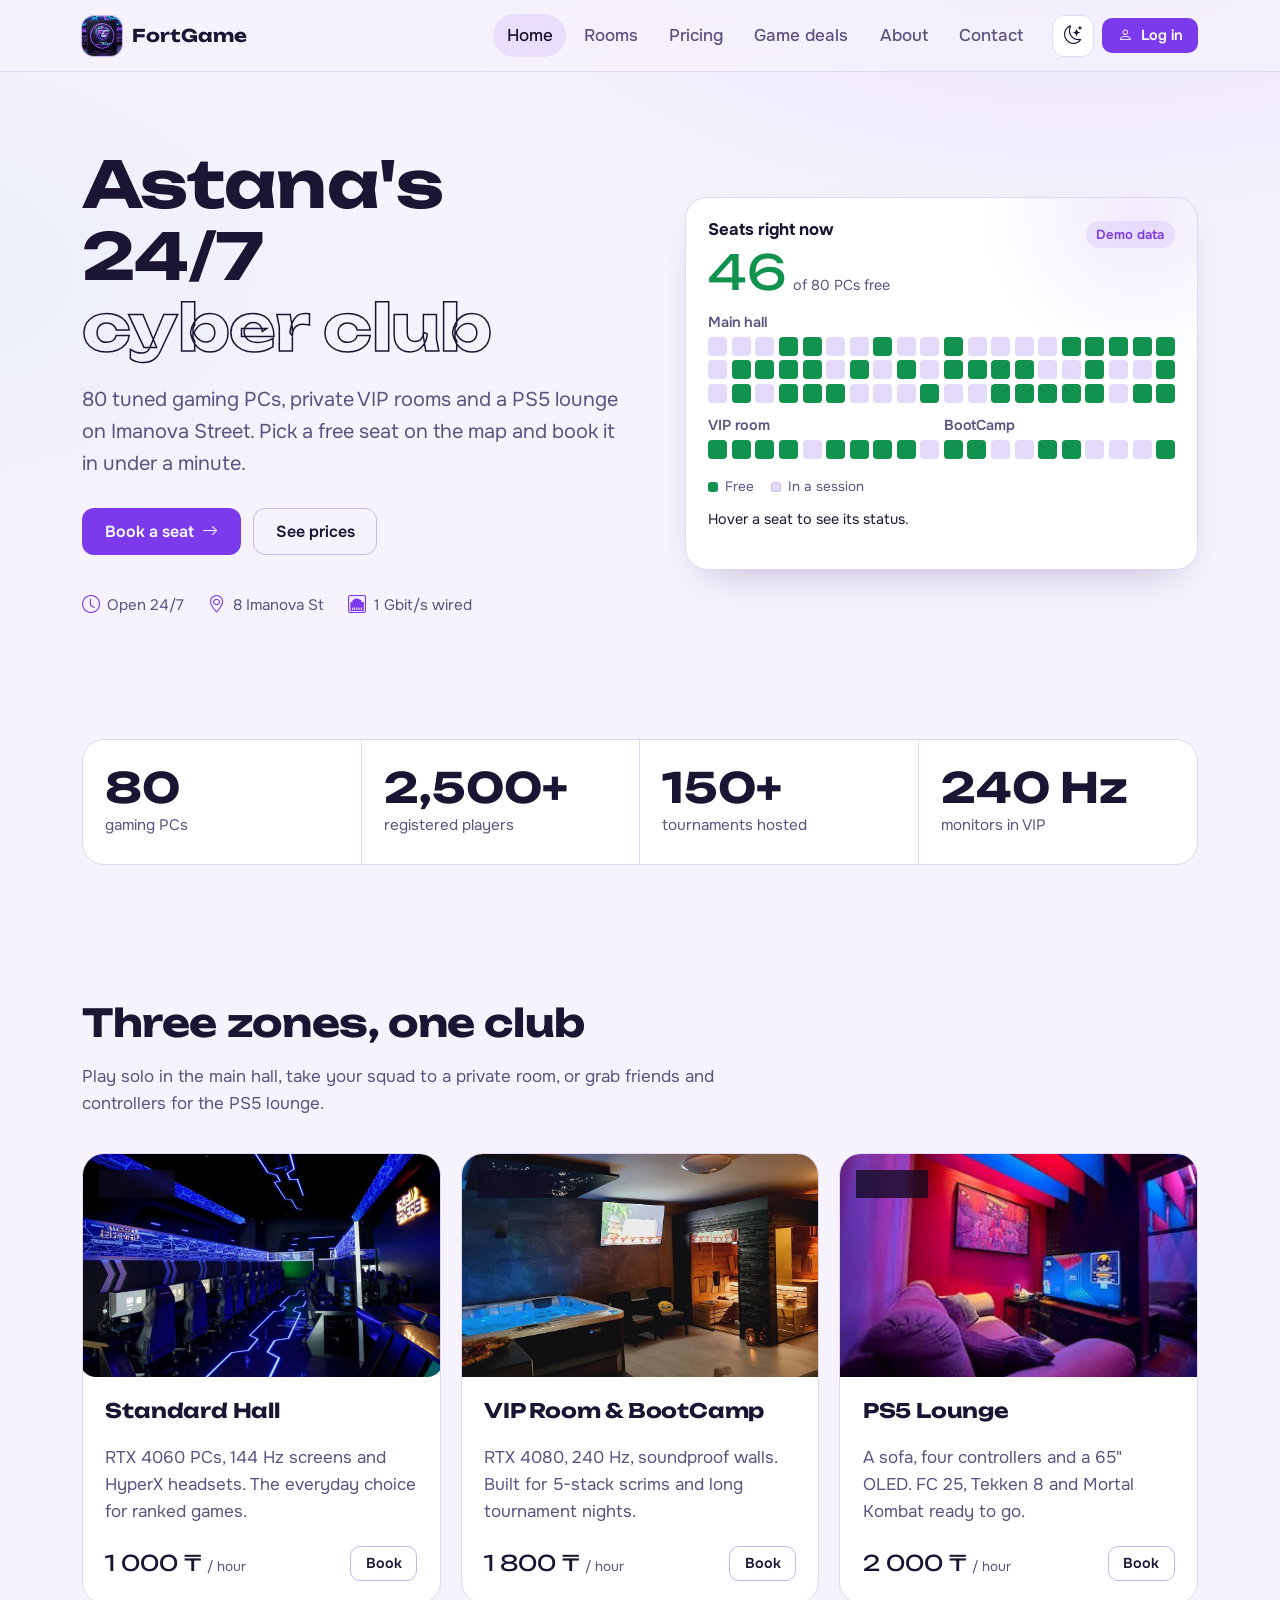
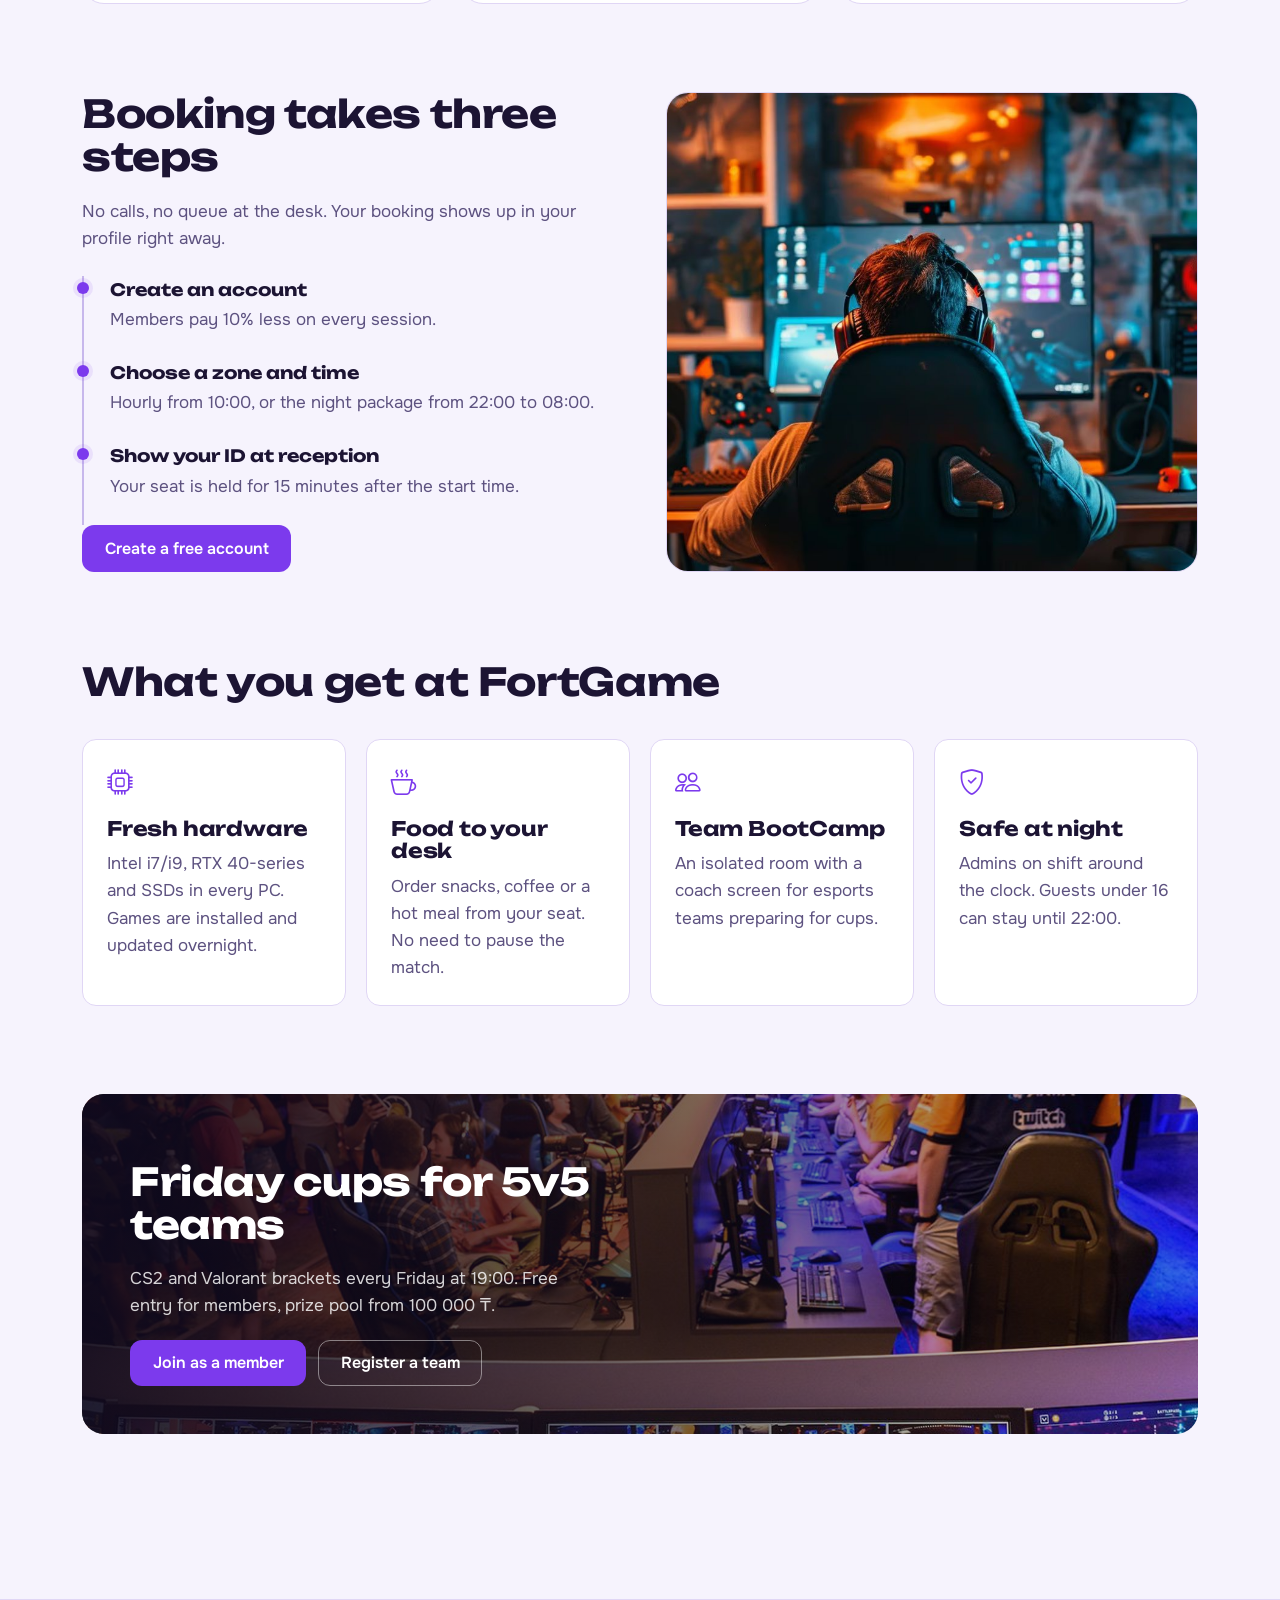
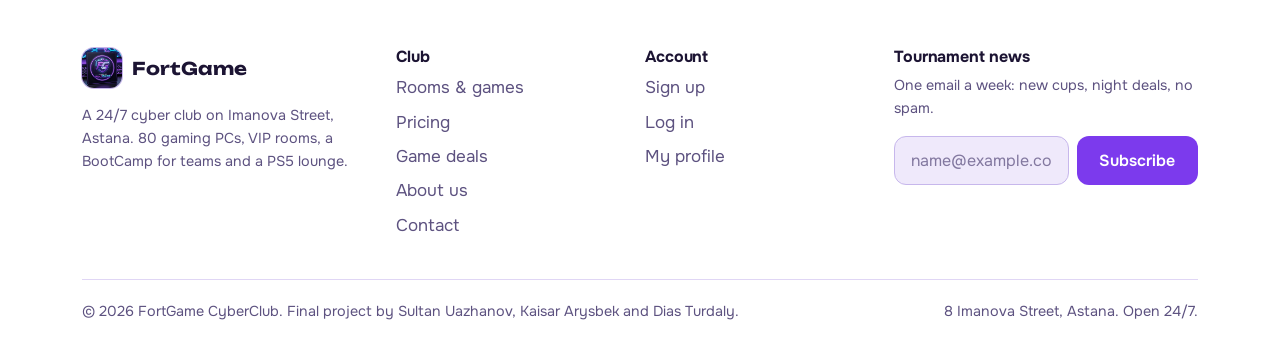
<file: index.html>
<!DOCTYPE html>
<html lang="en" data-theme="dark">
<head>
    <meta charset="UTF-8">
    <meta name="viewport" content="width=device-width, initial-scale=1.0">
    <title>Home | FortGame CyberClub Astana</title>
    <meta name="description" content="FortGame is a 24/7 cyber club in Astana with 80 gaming PCs, VIP rooms and a PS5 lounge. Check free seats and book online.">
    <link rel="icon" href="images/logo.jpg">
    <link rel="preconnect" href="https://fonts.googleapis.com">
    <link rel="preconnect" href="https://fonts.gstatic.com" crossorigin>
    <link href="https://fonts.googleapis.com/css2?family=Onest:wght@400;500;600;700&family=Unbounded:wght@500;700&display=swap" rel="stylesheet">
    <link rel="stylesheet" href="https://cdn.jsdelivr.net/npm/bootstrap-icons@1.11.3/font/bootstrap-icons.min.css">
    <link rel="stylesheet" href="css/style.css">
    <!-- applies the saved light/dark theme before the page paints -->
    <script src="js/theme.js"></script>
</head>
<body>
<a class="skip-link" href="#main">Skip to content</a>
<header class="site-header">
    <div class="container header-inner">
        <a class="brand" href="index.html">
            <img src="images/logo.jpg" alt="FortGame logo" width="40" height="40">
            <span>FortGame</span>
        </a>
        <nav class="main-nav" id="mainNav" aria-label="Main">
            <ul class="nav-list">
                <li><a href="index.html" aria-current="page">Home</a></li>
                <li><a href="rooms.html">Rooms</a></li>
                <li><a href="pricing.html">Pricing</a></li>
                <li><a href="games.html">Game deals</a></li>
                <li><a href="about.html">About</a></li>
                <li><a href="contact.html">Contact</a></li>
            </ul>
        </nav>
        <div class="header-actions">
            <button type="button" class="icon-btn" id="themeToggle" aria-label="Switch theme"><i class="bi bi-sun" aria-hidden="true"></i></button>
            <div id="authSlot"><a class="btn btn-primary btn-sm" href="login.html">Log in</a></div>
            <button type="button" class="icon-btn nav-toggle" id="navToggle" aria-controls="mainNav" aria-expanded="false" aria-label="Menu"><i class="bi bi-list" aria-hidden="true"></i></button>
        </div>
    </div>
</header>
<main id="main">
    <section class="hero">
        <div class="container hero-grid">
            <div class="hero-copy">
                <h1><span class="line">Astana's 24/7</span><span class="line hero-title-outline">cyber club</span></h1>
                <p class="lead">80 tuned gaming PCs, private VIP rooms and a PS5 lounge on Imanova Street. Pick a free seat on the map and book it in under a minute.</p>
                <div class="hero-actions">
                    <a class="btn btn-primary" href="rooms.html?book=standard">Book a seat <i class="bi bi-arrow-right" aria-hidden="true"></i></a>
                    <a class="btn btn-ghost" href="pricing.html">See prices</a>
                </div>
                <div class="hero-meta">
                    <span><i class="bi bi-clock" aria-hidden="true"></i> Open 24/7</span>
                    <span><i class="bi bi-geo-alt" aria-hidden="true"></i> 8 Imanova St</span>
                    <span><i class="bi bi-ethernet" aria-hidden="true"></i> 1 Gbit/s wired</span>
                </div>
            </div>

            <div class="seatmap" id="seatmap" aria-describedby="seatTip">
                <div class="seatmap-head">
                    <div>
                        <h2 style="font-size:1.05rem;font-family:var(--font-body)">Seats right now</h2>
                        <div class="seatmap-free"><span id="freeCount">0</span><small>of 80 PCs free</small></div>
                    </div>
                    <span class="badge" title="The real club syncs this map with the admin panel">Demo data</span>
                </div>
                <div class="seatmap-zone">
                    <h3>Main hall</h3>
                    <div class="seats" id="seatsMain"></div>
                </div>
                <div class="seatmap-pair">
                    <div class="seatmap-zone"><h3>VIP room</h3><div class="seats" id="seatsVip"></div></div>
                    <div class="seatmap-zone"><h3>BootCamp</h3><div class="seats" id="seatsCamp"></div></div>
                </div>
                <div class="seatmap-legend">
                    <span><i class="dot" aria-hidden="true"></i> Free</span>
                    <span><i class="dot busy" aria-hidden="true"></i> In a session</span>
                </div>
                <p class="seat-tip" id="seatTip">Hover a seat to see its status.</p>
            </div>
        </div>
    </section>

    <section class="section-tight">
        <div class="container">
            <div class="stats">
                <div class="stat"><strong data-count="80">80</strong><span>gaming PCs</span></div>
                <div class="stat"><strong data-count="2500" data-suffix="+">2,500+</strong><span>registered players</span></div>
                <div class="stat"><strong data-count="150" data-suffix="+">150+</strong><span>tournaments hosted</span></div>
                <div class="stat"><strong data-count="240" data-suffix=" Hz">240 Hz</strong><span>monitors in VIP</span></div>
            </div>
        </div>
    </section>

    <section class="section">
        <div class="container">
            <div class="section-head">
                <h2>Three zones, one club</h2>
                <p>Play solo in the main hall, take your squad to a private room, or grab friends and controllers for the PS5 lounge.</p>
            </div>
            <div class="grid-3">
                <article class="zone-card">
                    <div class="zone-media"><img src="images/hall-main.jpg" alt="Main hall with rows of gaming PCs under blue neon lights" loading="lazy"><span class="badge">60 seats</span></div>
                    <div class="zone-body">
                        <h3>Standard Hall</h3>
                        <p>RTX 4060 PCs, 144 Hz screens and HyperX headsets. The everyday choice for ranked games.</p>
                        <div class="zone-foot"><span class="price-tag">1 000 ₸ <small>/ hour</small></span><a class="btn btn-ghost btn-sm" href="rooms.html?book=standard">Book</a></div>
                    </div>
                </article>
                <article class="zone-card">
                    <div class="zone-media"><img src="images/vip-lounge.jpg" alt="Private VIP lounge with a large screen and soft lighting" loading="lazy"><span class="badge">20 seats</span></div>
                    <div class="zone-body">
                        <h3>VIP Room &amp; BootCamp</h3>
                        <p>RTX 4080, 240 Hz, soundproof walls. Built for 5-stack scrims and long tournament nights.</p>
                        <div class="zone-foot"><span class="price-tag">1 800 ₸ <small>/ hour</small></span><a class="btn btn-ghost btn-sm" href="rooms.html?book=vip">Book</a></div>
                    </div>
                </article>
                <article class="zone-card">
                    <div class="zone-media"><img src="images/ps-room.jpg" alt="PS5 lounge with a sofa and a big TV in purple light" loading="lazy"><span class="badge">4 rooms</span></div>
                    <div class="zone-body">
                        <h3>PS5 Lounge</h3>
                        <p>A sofa, four controllers and a 65" OLED. FC 25, Tekken 8 and Mortal Kombat ready to go.</p>
                        <div class="zone-foot"><span class="price-tag">2 000 ₸ <small>/ hour</small></span><a class="btn btn-ghost btn-sm" href="rooms.html?book=ps5">Book</a></div>
                    </div>
                </article>
            </div>
        </div>
    </section>

    <section class="section" style="padding-top:0">
        <div class="container split">
            <div>
                <h2>Booking takes three steps</h2>
                <p class="muted">No calls, no queue at the desk. Your booking shows up in your profile right away.</p>
                <ol class="timeline" style="margin-top:1.5rem">
                    <li><strong>Create an account</strong><p>Members pay 10% less on every session.</p></li>
                    <li><strong>Choose a zone and time</strong><p>Hourly from 10:00, or the night package from 22:00 to 08:00.</p></li>
                    <li><strong>Show your ID at reception</strong><p>Your seat is held for 15 minutes after the start time.</p></li>
                </ol>
                <a class="btn btn-primary" href="signup.html">Create a free account</a>
            </div>
            <img class="rounded-img" src="images/hero-gamer.jpg" alt="Player in headphones at a gaming setup with two monitors" style="aspect-ratio:4/3" loading="lazy">
        </div>
    </section>

    <section class="section" style="padding-top:0">
        <div class="container">
            <div class="section-head"><h2>What you get at FortGame</h2></div>
            <div class="grid-4">
                <div class="feature"><i class="bi bi-cpu" aria-hidden="true"></i><h3>Fresh hardware</h3><p>Intel i7/i9, RTX 40-series and SSDs in every PC. Games are installed and updated overnight.</p></div>
                <div class="feature"><i class="bi bi-cup-hot" aria-hidden="true"></i><h3>Food to your desk</h3><p>Order snacks, coffee or a hot meal from your seat. No need to pause the match.</p></div>
                <div class="feature"><i class="bi bi-people" aria-hidden="true"></i><h3>Team BootCamp</h3><p>An isolated room with a coach screen for esports teams preparing for cups.</p></div>
                <div class="feature"><i class="bi bi-shield-check" aria-hidden="true"></i><h3>Safe at night</h3><p>Admins on shift around the clock. Guests under 16 can stay until 22:00.</p></div>
            </div>
        </div>
    </section>

    <section class="section" style="padding-top:0">
        <div class="container">
            <div class="banner">
                <img src="images/tournament.jpg" alt="Crowd watching a tournament on big screens in the club" loading="lazy">
                <div class="banner-body">
                    <h2>Friday cups for 5v5 teams</h2>
                    <p>CS2 and Valorant brackets every Friday at 19:00. Free entry for members, prize pool from 100 000 ₸.</p>
                    <div class="hero-actions" style="margin-top:1.25rem">
                        <a class="btn btn-primary" href="signup.html">Join as a member</a>
                        <a class="btn btn-ghost" style="--btn-fg:#fff;border-color:rgba(255,255,255,.45)" href="contact.html">Register a team</a>
                    </div>
                </div>
            </div>
        </div>
    </section>
</main>
<footer class="site-footer">
    <div class="container">
        <div class="footer-grid">
            <div>
                <a class="brand" href="index.html"><img src="images/logo.jpg" alt="" width="40" height="40"><span>FortGame</span></a>
                <p class="muted small" style="margin-top:1rem">A 24/7 cyber club on Imanova Street, Astana. 80 gaming PCs, VIP rooms, a BootCamp for teams and a PS5 lounge.</p>
            </div>
            <div>
                <h3>Club</h3>
                <ul class="footer-links">
                    <li><a href="rooms.html">Rooms &amp; games</a></li>
                    <li><a href="pricing.html">Pricing</a></li>
                    <li><a href="games.html">Game deals</a></li>
                    <li><a href="about.html">About us</a></li>
                    <li><a href="contact.html">Contact</a></li>
                </ul>
            </div>
            <div>
                <h3>Account</h3>
                <ul class="footer-links">
                    <li><a href="signup.html">Sign up</a></li>
                    <li><a href="login.html">Log in</a></li>
                    <li><a href="profile.html">My profile</a></li>
                </ul>
            </div>
            <div>
                <h3>Tournament news</h3>
                <p class="muted small">One email a week: new cups, night deals, no spam.</p>
                <form id="newsletterForm" novalidate>
                    <label class="visually-hidden" for="newsEmail">Email</label>
                    <div class="newsletter">
                        <input class="input" type="text" inputmode="email" id="newsEmail" placeholder="name@example.com" autocomplete="email">
                        <button class="btn btn-primary" type="submit">Subscribe</button>
                    </div>
                    <p class="field-error" id="newsEmail-error" aria-live="polite"></p>
                </form>
            </div>
        </div>
        <div class="footer-bottom">
            <span>&copy; <span id="year">2026</span> FortGame CyberClub. Final project by Sultan Uazhanov, Kaisar Arysbek and Dias Turdaly.</span>
            <span>8 Imanova Street, Astana. Open 24/7.</span>
        </div>
    </div>
</footer>
<script src="js/storage.js"></script>
<script src="js/validation.js"></script>
<script src="js/script.js"></script>
<script src="js/home.js"></script>
</body>
</html>
</file>
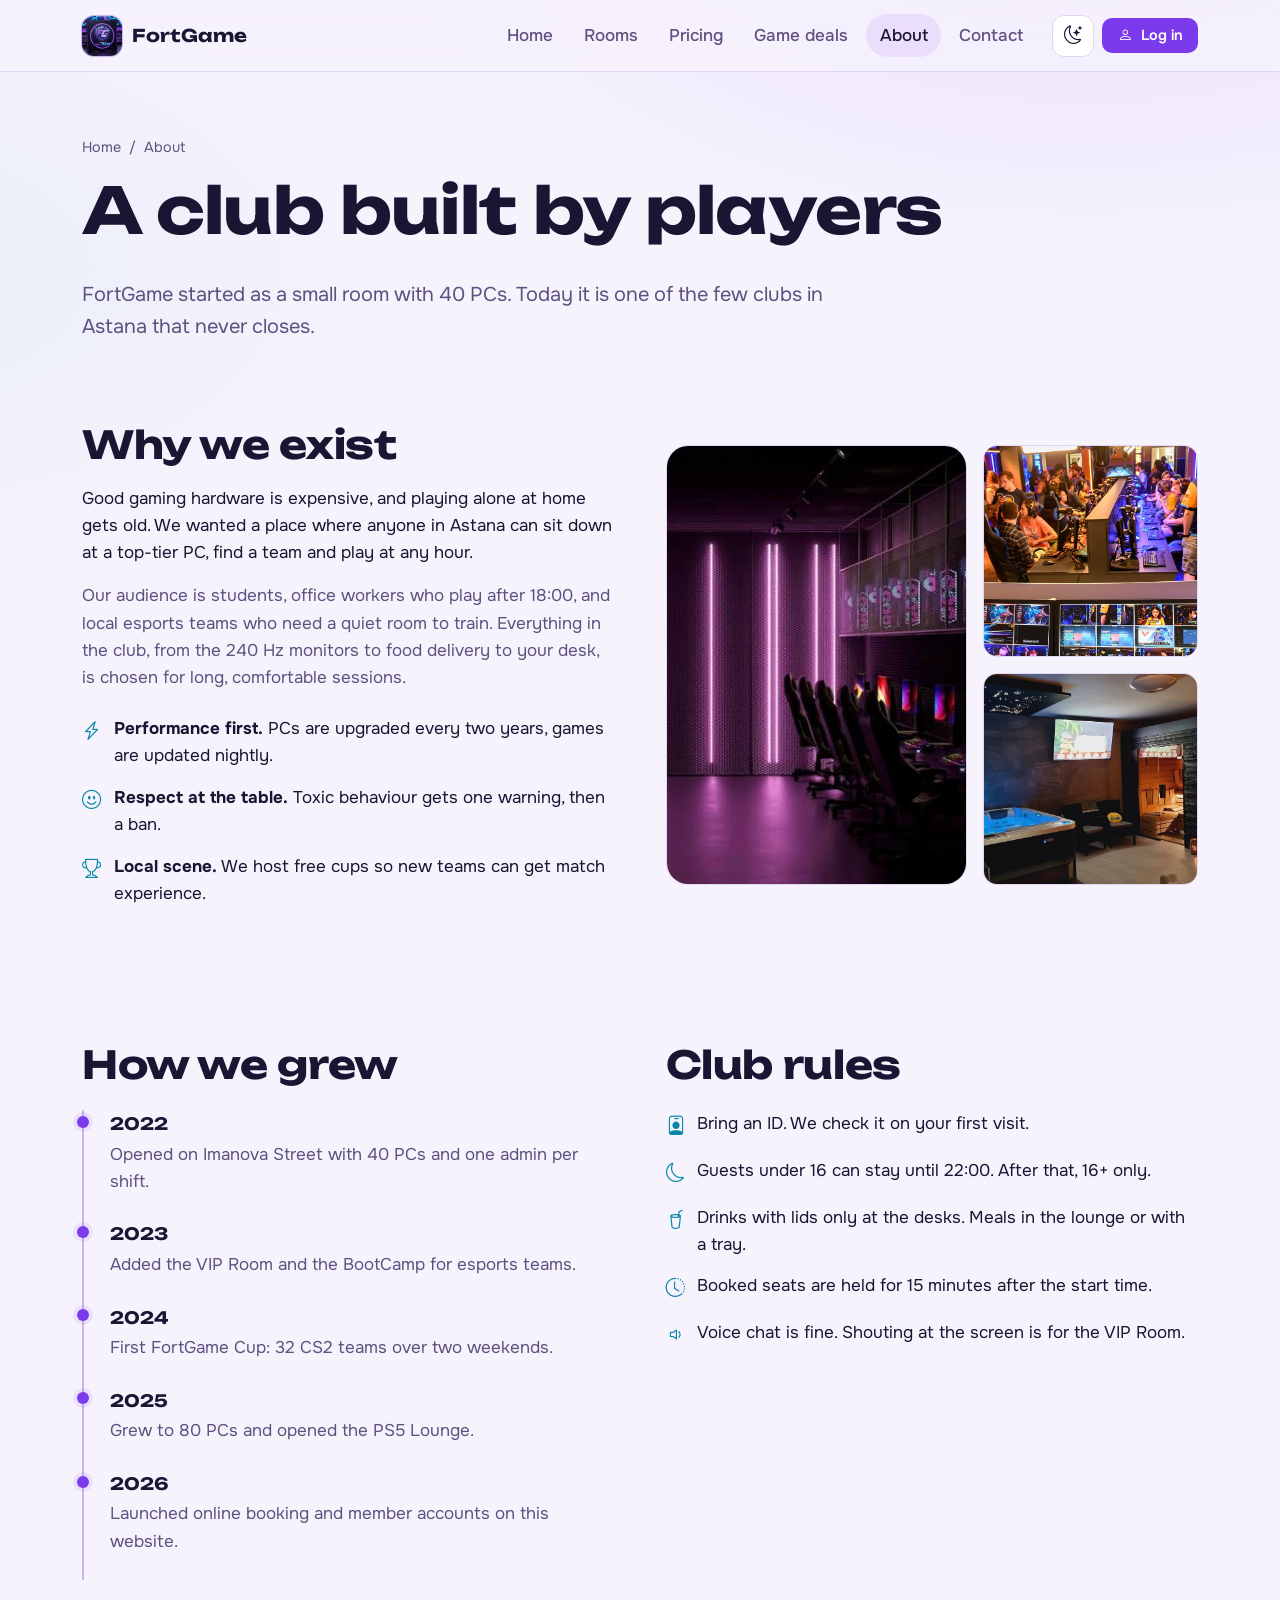
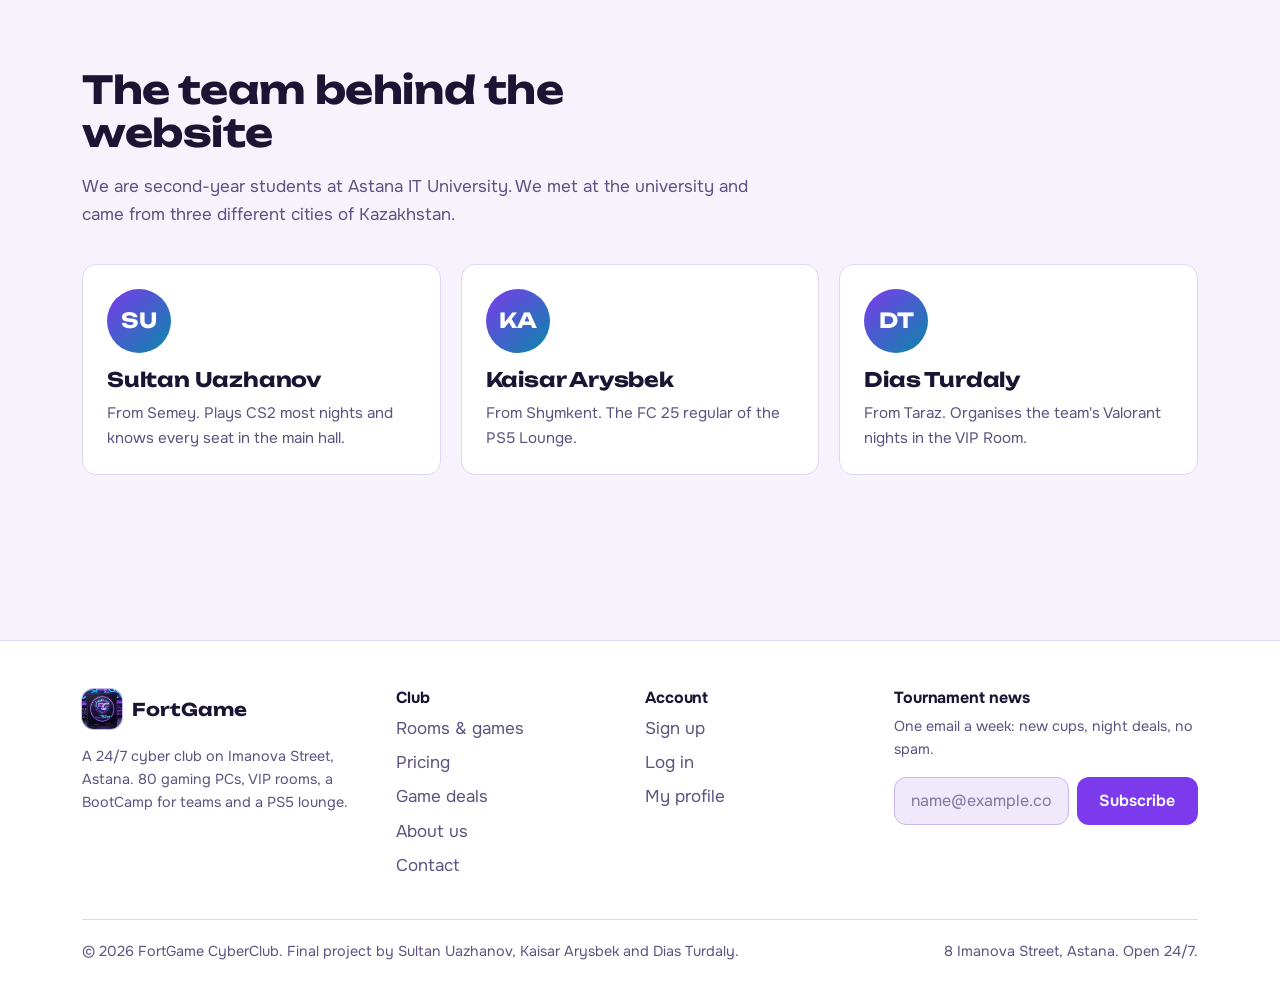
<file: about.html>
<!DOCTYPE html>
<html lang="en" data-theme="dark">
<head>
    <meta charset="UTF-8">
    <meta name="viewport" content="width=device-width, initial-scale=1.0">
    <title>About us | FortGame CyberClub Astana</title>
    <meta name="description" content="The story, values and rules of FortGame CyberClub in Astana, and the student team that built this website.">
    <link rel="icon" href="images/logo.jpg">
    <link rel="preconnect" href="https://fonts.googleapis.com">
    <link rel="preconnect" href="https://fonts.gstatic.com" crossorigin>
    <link href="https://fonts.googleapis.com/css2?family=Onest:wght@400;500;600;700&family=Unbounded:wght@500;700&display=swap" rel="stylesheet">
    <link rel="stylesheet" href="https://cdn.jsdelivr.net/npm/bootstrap-icons@1.11.3/font/bootstrap-icons.min.css">
    <link rel="stylesheet" href="css/style.css">
    <!-- applies the saved light/dark theme before the page paints -->
    <script src="js/theme.js"></script>
</head>
<body>
<a class="skip-link" href="#main">Skip to content</a>
<header class="site-header">
    <div class="container header-inner">
        <a class="brand" href="index.html">
            <img src="images/logo.jpg" alt="FortGame logo" width="40" height="40">
            <span>FortGame</span>
        </a>
        <nav class="main-nav" id="mainNav" aria-label="Main">
            <ul class="nav-list">
                <li><a href="index.html">Home</a></li>
                <li><a href="rooms.html">Rooms</a></li>
                <li><a href="pricing.html">Pricing</a></li>
                <li><a href="games.html">Game deals</a></li>
                <li><a href="about.html" aria-current="page">About</a></li>
                <li><a href="contact.html">Contact</a></li>
            </ul>
        </nav>
        <div class="header-actions">
            <button type="button" class="icon-btn" id="themeToggle" aria-label="Switch theme"><i class="bi bi-sun" aria-hidden="true"></i></button>
            <div id="authSlot"><a class="btn btn-primary btn-sm" href="login.html">Log in</a></div>
            <button type="button" class="icon-btn nav-toggle" id="navToggle" aria-controls="mainNav" aria-expanded="false" aria-label="Menu"><i class="bi bi-list" aria-hidden="true"></i></button>
        </div>
    </div>
</header>
<main id="main">
    <section class="page-head">
        <div class="container">
            <nav class="crumbs" aria-label="Breadcrumb"><a href="index.html">Home</a><span aria-hidden="true">/</span><span>About</span></nav>
            <h1>A club built by players</h1>
            <p class="lead">FortGame started as a small room with 40 PCs. Today it is one of the few clubs in Astana that never closes.</p>
        </div>
    </section>

    <section class="section-tight">
        <div class="container split">
            <div>
                <h2>Why we exist</h2>
                <p>Good gaming hardware is expensive, and playing alone at home gets old. We wanted a place where anyone in Astana can sit down at a top-tier PC, find a team and play at any hour.</p>
                <p class="muted">Our audience is students, office workers who play after 18:00, and local esports teams who need a quiet room to train. Everything in the club, from the 240 Hz monitors to food delivery to your desk, is chosen for long, comfortable sessions.</p>
                <ul class="rule-list" style="margin-top:1.5rem">
                    <li><i class="bi bi-lightning-charge" aria-hidden="true"></i><span><strong>Performance first.</strong> PCs are upgraded every two years, games are updated nightly.</span></li>
                    <li><i class="bi bi-emoji-smile" aria-hidden="true"></i><span><strong>Respect at the table.</strong> Toxic behaviour gets one warning, then a ban.</span></li>
                    <li><i class="bi bi-trophy" aria-hidden="true"></i><span><strong>Local scene.</strong> We host free cups so new teams can get match experience.</span></li>
                </ul>
            </div>
            <div class="collage">
                <img src="images/hall-neon.jpg" alt="Gaming PCs under pink neon tubes" loading="lazy">
                <img src="images/tournament.jpg" alt="Tournament crowd in the club" loading="lazy">
                <img src="images/vip-lounge.jpg" alt="VIP lounge" loading="lazy">
            </div>
        </div>
    </section>

    <section class="section">
        <div class="container split" style="align-items:start">
            <div>
                <h2>How we grew</h2>
                <ol class="timeline" style="margin-top:1.5rem">
                    <li><strong>2022</strong><p>Opened on Imanova Street with 40 PCs and one admin per shift.</p></li>
                    <li><strong>2023</strong><p>Added the VIP Room and the BootCamp for esports teams.</p></li>
                    <li><strong>2024</strong><p>First FortGame Cup: 32 CS2 teams over two weekends.</p></li>
                    <li><strong>2025</strong><p>Grew to 80 PCs and opened the PS5 Lounge.</p></li>
                    <li><strong>2026</strong><p>Launched online booking and member accounts on this website.</p></li>
                </ol>
            </div>
            <div>
                <h2>Club rules</h2>
                <ul class="rule-list" style="margin-top:1.5rem">
                    <li><i class="bi bi-person-badge" aria-hidden="true"></i><span>Bring an ID. We check it on your first visit.</span></li>
                    <li><i class="bi bi-moon" aria-hidden="true"></i><span>Guests under 16 can stay until 22:00. After that, 16+ only.</span></li>
                    <li><i class="bi bi-cup-straw" aria-hidden="true"></i><span>Drinks with lids only at the desks. Meals in the lounge or with a tray.</span></li>
                    <li><i class="bi bi-clock-history" aria-hidden="true"></i><span>Booked seats are held for 15 minutes after the start time.</span></li>
                    <li><i class="bi bi-volume-down" aria-hidden="true"></i><span>Voice chat is fine. Shouting at the screen is for the VIP Room.</span></li>
                </ul>
            </div>
        </div>
    </section>

    <section class="section" style="padding-top:0">
        <div class="container">
            <div class="section-head">
                <h2>The team behind the website</h2>
                <p>We are second-year students at Astana IT University. We met at the university and came from three different cities of Kazakhstan.</p>
            </div>
            <div class="grid-3">
                <div class="team-card"><span class="avatar">SU</span><h3>Sultan Uazhanov</h3><p>From Semey. Plays CS2 most nights and knows every seat in the main hall.</p></div>
                <div class="team-card"><span class="avatar">KA</span><h3>Kaisar Arysbek</h3><p>From Shymkent. The FC 25 regular of the PS5 Lounge.</p></div>
                <div class="team-card"><span class="avatar">DT</span><h3>Dias Turdaly</h3><p>From Taraz. Organises the team's Valorant nights in the VIP Room.</p></div>
            </div>
        </div>
    </section>
</main>
<footer class="site-footer">
    <div class="container">
        <div class="footer-grid">
            <div>
                <a class="brand" href="index.html"><img src="images/logo.jpg" alt="" width="40" height="40"><span>FortGame</span></a>
                <p class="muted small" style="margin-top:1rem">A 24/7 cyber club on Imanova Street, Astana. 80 gaming PCs, VIP rooms, a BootCamp for teams and a PS5 lounge.</p>
            </div>
            <div>
                <h3>Club</h3>
                <ul class="footer-links">
                    <li><a href="rooms.html">Rooms &amp; games</a></li>
                    <li><a href="pricing.html">Pricing</a></li>
                    <li><a href="games.html">Game deals</a></li>
                    <li><a href="about.html">About us</a></li>
                    <li><a href="contact.html">Contact</a></li>
                </ul>
            </div>
            <div>
                <h3>Account</h3>
                <ul class="footer-links">
                    <li><a href="signup.html">Sign up</a></li>
                    <li><a href="login.html">Log in</a></li>
                    <li><a href="profile.html">My profile</a></li>
                </ul>
            </div>
            <div>
                <h3>Tournament news</h3>
                <p class="muted small">One email a week: new cups, night deals, no spam.</p>
                <form id="newsletterForm" novalidate>
                    <label class="visually-hidden" for="newsEmail">Email</label>
                    <div class="newsletter">
                        <input class="input" type="text" inputmode="email" id="newsEmail" placeholder="name@example.com" autocomplete="email">
                        <button class="btn btn-primary" type="submit">Subscribe</button>
                    </div>
                    <p class="field-error" id="newsEmail-error" aria-live="polite"></p>
                </form>
            </div>
        </div>
        <div class="footer-bottom">
            <span>&copy; <span id="year">2026</span> FortGame CyberClub. Final project by Sultan Uazhanov, Kaisar Arysbek and Dias Turdaly.</span>
            <span>8 Imanova Street, Astana. Open 24/7.</span>
        </div>
    </div>
</footer>
<script src="js/storage.js"></script>
<script src="js/validation.js"></script>
<script src="js/script.js"></script>
</body>
</html>
</file>
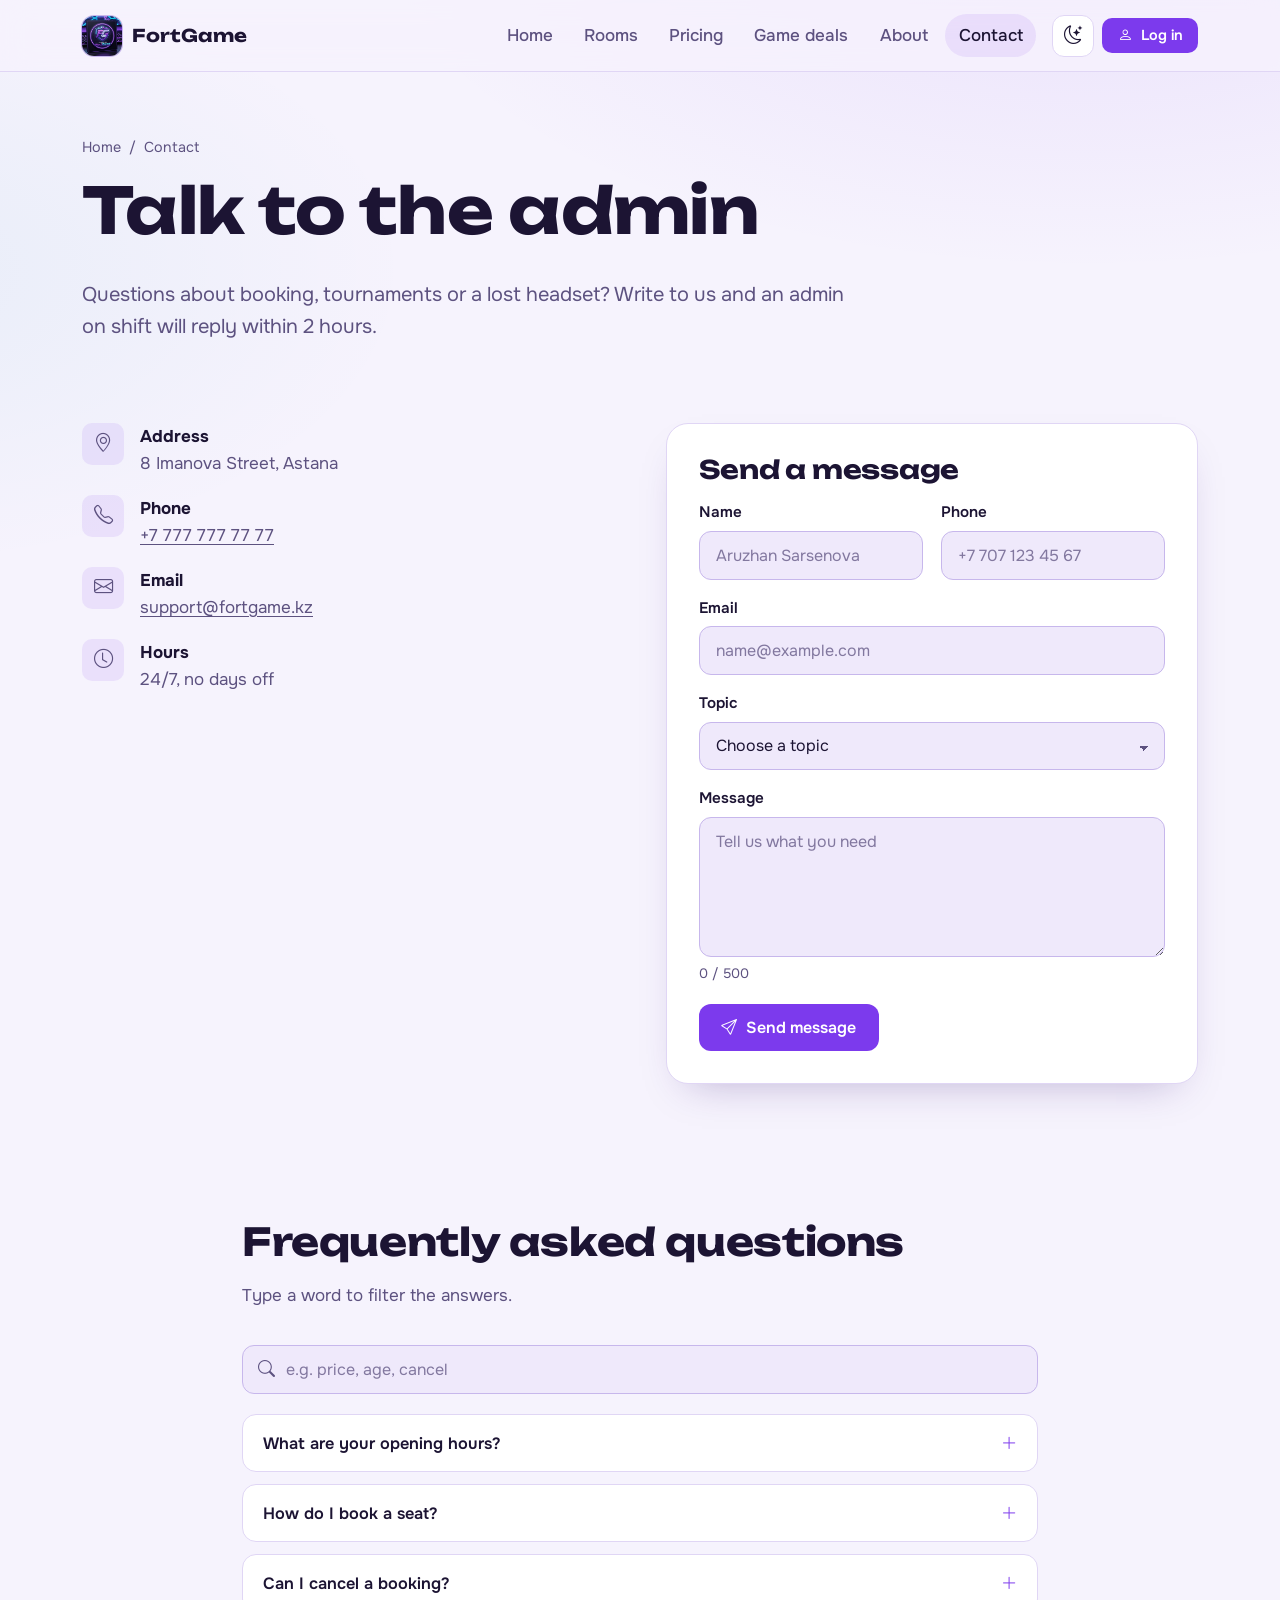
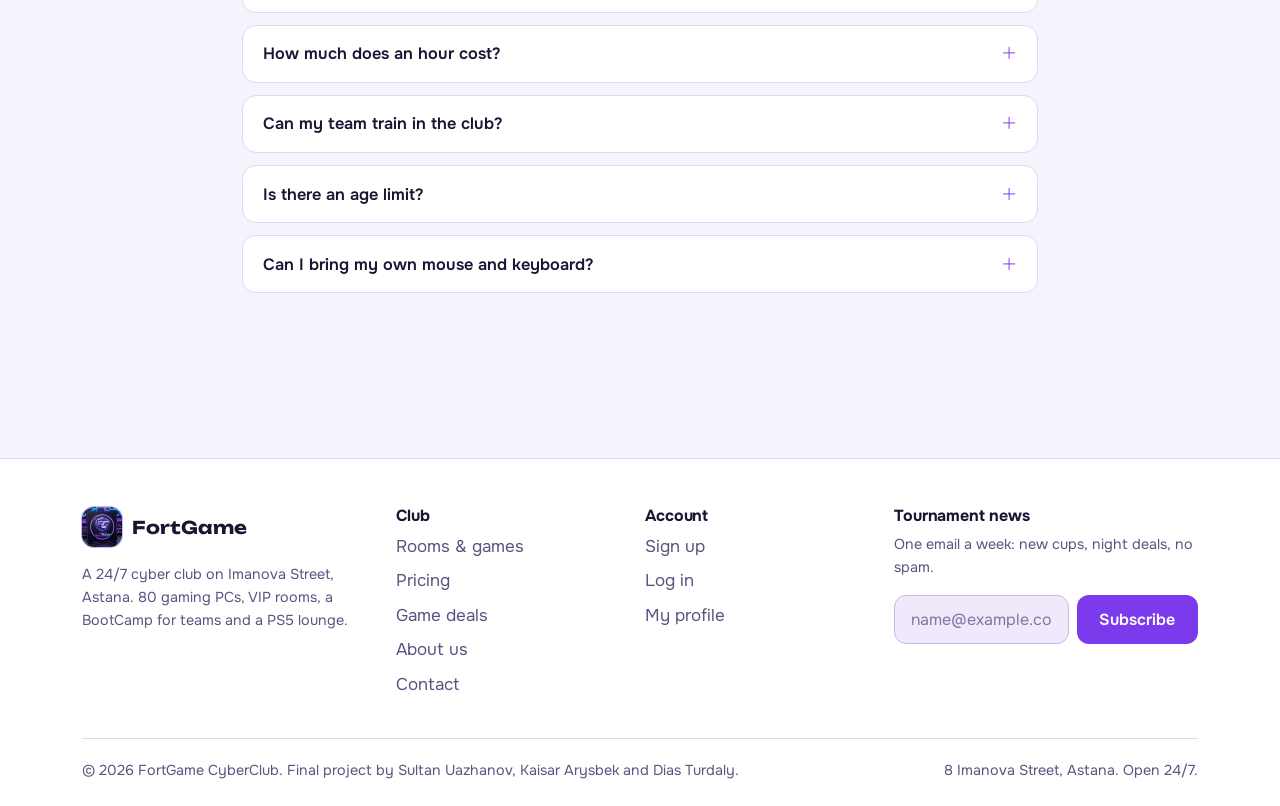
<file: contact.html>
<!DOCTYPE html>
<html lang="en" data-theme="dark">
<head>
    <meta charset="UTF-8">
    <meta name="viewport" content="width=device-width, initial-scale=1.0">
    <title>Contact | FortGame CyberClub Astana</title>
    <meta name="description" content="Contact FortGame CyberClub in Astana: address, phone, map, contact form and answers to common questions.">
    <link rel="icon" href="images/logo.jpg">
    <link rel="preconnect" href="https://fonts.googleapis.com">
    <link rel="preconnect" href="https://fonts.gstatic.com" crossorigin>
    <link href="https://fonts.googleapis.com/css2?family=Onest:wght@400;500;600;700&family=Unbounded:wght@500;700&display=swap" rel="stylesheet">
    <link rel="stylesheet" href="https://cdn.jsdelivr.net/npm/bootstrap-icons@1.11.3/font/bootstrap-icons.min.css">
    <link rel="stylesheet" href="css/style.css">
    <!-- applies the saved light/dark theme before the page paints -->
    <script src="js/theme.js"></script>
</head>
<body>
<a class="skip-link" href="#main">Skip to content</a>
<header class="site-header">
    <div class="container header-inner">
        <a class="brand" href="index.html">
            <img src="images/logo.jpg" alt="FortGame logo" width="40" height="40">
            <span>FortGame</span>
        </a>
        <nav class="main-nav" id="mainNav" aria-label="Main">
            <ul class="nav-list">
                <li><a href="index.html">Home</a></li>
                <li><a href="rooms.html">Rooms</a></li>
                <li><a href="pricing.html">Pricing</a></li>
                <li><a href="games.html">Game deals</a></li>
                <li><a href="about.html">About</a></li>
                <li><a href="contact.html" aria-current="page">Contact</a></li>
            </ul>
        </nav>
        <div class="header-actions">
            <button type="button" class="icon-btn" id="themeToggle" aria-label="Switch theme"><i class="bi bi-sun" aria-hidden="true"></i></button>
            <div id="authSlot"><a class="btn btn-primary btn-sm" href="login.html">Log in</a></div>
            <button type="button" class="icon-btn nav-toggle" id="navToggle" aria-controls="mainNav" aria-expanded="false" aria-label="Menu"><i class="bi bi-list" aria-hidden="true"></i></button>
        </div>
    </div>
</header>
<main id="main">
    <section class="page-head">
        <div class="container">
            <nav class="crumbs" aria-label="Breadcrumb"><a href="index.html">Home</a><span aria-hidden="true">/</span><span>Contact</span></nav>
            <h1>Talk to the admin</h1>
            <p class="lead">Questions about booking, tournaments or a lost headset? Write to us and an admin on shift will reply within 2 hours.</p>
        </div>
    </section>

    <section class="section-tight">
        <div class="container split" style="align-items:start">
            <div>
                <ul class="contact-list">
                    <li><span class="game-icon"><i class="bi bi-geo-alt" aria-hidden="true"></i></span><div><strong>Address</strong><span>8 Imanova Street, Astana</span></div></li>
                    <li><span class="game-icon"><i class="bi bi-telephone" aria-hidden="true"></i></span><div><strong>Phone</strong><a href="tel:+77777777777">+7 777 777 77 77</a></div></li>
                    <li><span class="game-icon"><i class="bi bi-envelope" aria-hidden="true"></i></span><div><strong>Email</strong><a href="mailto:support@fortgame.kz">support@fortgame.kz</a></div></li>
                    <li><span class="game-icon"><i class="bi bi-clock" aria-hidden="true"></i></span><div><strong>Hours</strong><span>24/7, no days off</span></div></li>
                </ul>
                <iframe class="map-frame" style="margin-top:1.75rem" title="Map: 8 Imanova Street, Astana" loading="lazy"
                        src="https://maps.google.com/maps?q=Imanov%20Street%208%2C%20Astana&amp;z=15&amp;output=embed"></iframe>
            </div>
            <div class="panel">
                <h2 style="font-size:1.6rem">Send a message</h2>
                <div class="form-alert ok" id="contactSuccess" hidden role="status"><i class="bi bi-check-circle" aria-hidden="true"></i><span></span></div>
                <form id="contactForm" novalidate style="margin-top:1rem">
                    <div class="form-grid">
                    <div class="field ">
                        <label for="ctName">Name</label>
                        <input class="input" type="text" id="ctName" placeholder="Aruzhan Sarsenova" autocomplete="name">
                        <p class="field-error" id="ctName-error" aria-live="polite"></p>
                    </div>
                    <div class="field ">
                        <label for="ctPhone">Phone</label>
                        <input class="input" type="tel" id="ctPhone" placeholder="+7 707 123 45 67" autocomplete="tel" inputmode="tel">
                        <p class="field-error" id="ctPhone-error" aria-live="polite"></p>
                    </div>
                    <div class="field full">
                        <label for="ctEmail">Email</label>
                        <input class="input" type="text" id="ctEmail" placeholder="name@example.com" autocomplete="email" inputmode="email">
                        <p class="field-error" id="ctEmail-error" aria-live="polite"></p>
                    </div>
                    <div class="field full">
                        <label for="ctTopic">Topic</label>
                        <select class="select" id="ctTopic">
                            <option value="">Choose a topic</option><option>Booking</option><option>Tournaments</option><option>Lost and found</option><option>Partnership</option><option>Other</option>
                        </select>
                        <p class="field-error" id="ctTopic-error" aria-live="polite"></p>
                    </div>
                    <div class="field full">
                        <label for="ctMessage">Message</label>
                        <textarea class="textarea" id="ctMessage" placeholder="Tell us what you need"></textarea>
                        <span class="hint"><span id="ctCount">0 / 500</span></span>
                        <p class="field-error" id="ctMessage-error" aria-live="polite"></p>
                    </div>
                    </div>
                    <button type="submit" class="btn btn-primary" style="margin-top:1.2rem"><i class="bi bi-send" aria-hidden="true"></i> Send message</button>
                </form>
            </div>
        </div>
    </section>

    <section class="section" id="faq">
        <div class="container" style="max-width:860px">
            <div class="section-head"><h2>Frequently asked questions</h2><p>Type a word to filter the answers.</p></div>
            <div class="search-box" style="margin-bottom:1.25rem">
                <i class="bi bi-search" aria-hidden="true"></i>
                <label class="visually-hidden" for="faqSearch">Search the FAQ</label>
                <input class="input" type="search" id="faqSearch" placeholder="e.g. price, age, cancel" autocomplete="off">
            </div>
            <div class="faq" id="faqList">
                <div class="faq-item">
                    <button type="button" class="faq-q" aria-expanded="false"><span>What are your opening hours?</span><i class="bi bi-plus-lg" aria-hidden="true"></i></button>
                    <div class="faq-a"><div><p>We are open 24/7, every day of the year, including holidays.</p></div></div>
                </div>
                <div class="faq-item">
                    <button type="button" class="faq-q" aria-expanded="false"><span>How do I book a seat?</span><i class="bi bi-plus-lg" aria-hidden="true"></i></button>
                    <div class="faq-a"><div><p>Create an account, open Rooms or Pricing, press Book and choose a date and time. The booking appears in your profile right away.</p></div></div>
                </div>
                <div class="faq-item">
                    <button type="button" class="faq-q" aria-expanded="false"><span>Can I cancel a booking?</span><i class="bi bi-plus-lg" aria-hidden="true"></i></button>
                    <div class="faq-a"><div><p>Yes. Open your profile and press Cancel next to the booking. Cancelling is free up to the start time.</p></div></div>
                </div>
                <div class="faq-item">
                    <button type="button" class="faq-q" aria-expanded="false"><span>How much does an hour cost?</span><i class="bi bi-plus-lg" aria-hidden="true"></i></button>
                    <div class="faq-a"><div><p>From 1 000 ₸ per hour in the Standard Hall. Members get 10% off. See the Pricing page for every zone.</p></div></div>
                </div>
                <div class="faq-item">
                    <button type="button" class="faq-q" aria-expanded="false"><span>Can my team train in the club?</span><i class="bi bi-plus-lg" aria-hidden="true"></i></button>
                    <div class="faq-a"><div><p>Yes. The BootCamp room is isolated, has 240 Hz monitors and a coach screen. Book it through the VIP Room option or message us.</p></div></div>
                </div>
                <div class="faq-item">
                    <button type="button" class="faq-q" aria-expanded="false"><span>Is there an age limit?</span><i class="bi bi-plus-lg" aria-hidden="true"></i></button>
                    <div class="faq-a"><div><p>Guests under 16 can stay until 22:00. After 22:00 the club is 16+ only, and we check ID.</p></div></div>
                </div>
                <div class="faq-item">
                    <button type="button" class="faq-q" aria-expanded="false"><span>Can I bring my own mouse and keyboard?</span><i class="bi bi-plus-lg" aria-hidden="true"></i></button>
                    <div class="faq-a"><div><p>Of course. Every PC has free USB ports and the admin can help you set up your profile.</p></div></div>
                </div>
            </div>
            <div class="empty-state" id="faqEmpty" hidden style="margin-top:1rem"><i class="bi bi-chat-dots" aria-hidden="true"></i>No answer matches that. Send us a message above.</div>
        </div>
    </section>
</main>
<footer class="site-footer">
    <div class="container">
        <div class="footer-grid">
            <div>
                <a class="brand" href="index.html"><img src="images/logo.jpg" alt="" width="40" height="40"><span>FortGame</span></a>
                <p class="muted small" style="margin-top:1rem">A 24/7 cyber club on Imanova Street, Astana. 80 gaming PCs, VIP rooms, a BootCamp for teams and a PS5 lounge.</p>
            </div>
            <div>
                <h3>Club</h3>
                <ul class="footer-links">
                    <li><a href="rooms.html">Rooms &amp; games</a></li>
                    <li><a href="pricing.html">Pricing</a></li>
                    <li><a href="games.html">Game deals</a></li>
                    <li><a href="about.html">About us</a></li>
                    <li><a href="contact.html">Contact</a></li>
                </ul>
            </div>
            <div>
                <h3>Account</h3>
                <ul class="footer-links">
                    <li><a href="signup.html">Sign up</a></li>
                    <li><a href="login.html">Log in</a></li>
                    <li><a href="profile.html">My profile</a></li>
                </ul>
            </div>
            <div>
                <h3>Tournament news</h3>
                <p class="muted small">One email a week: new cups, night deals, no spam.</p>
                <form id="newsletterForm" novalidate>
                    <label class="visually-hidden" for="newsEmail">Email</label>
                    <div class="newsletter">
                        <input class="input" type="text" inputmode="email" id="newsEmail" placeholder="name@example.com" autocomplete="email">
                        <button class="btn btn-primary" type="submit">Subscribe</button>
                    </div>
                    <p class="field-error" id="newsEmail-error" aria-live="polite"></p>
                </form>
            </div>
        </div>
        <div class="footer-bottom">
            <span>&copy; <span id="year">2026</span> FortGame CyberClub. Final project by Sultan Uazhanov, Kaisar Arysbek and Dias Turdaly.</span>
            <span>8 Imanova Street, Astana. Open 24/7.</span>
        </div>
    </div>
</footer>
<script src="js/storage.js"></script>
<script src="js/validation.js"></script>
<script src="js/script.js"></script>
<script src="js/contact.js"></script>
</body>
</html>
</file>
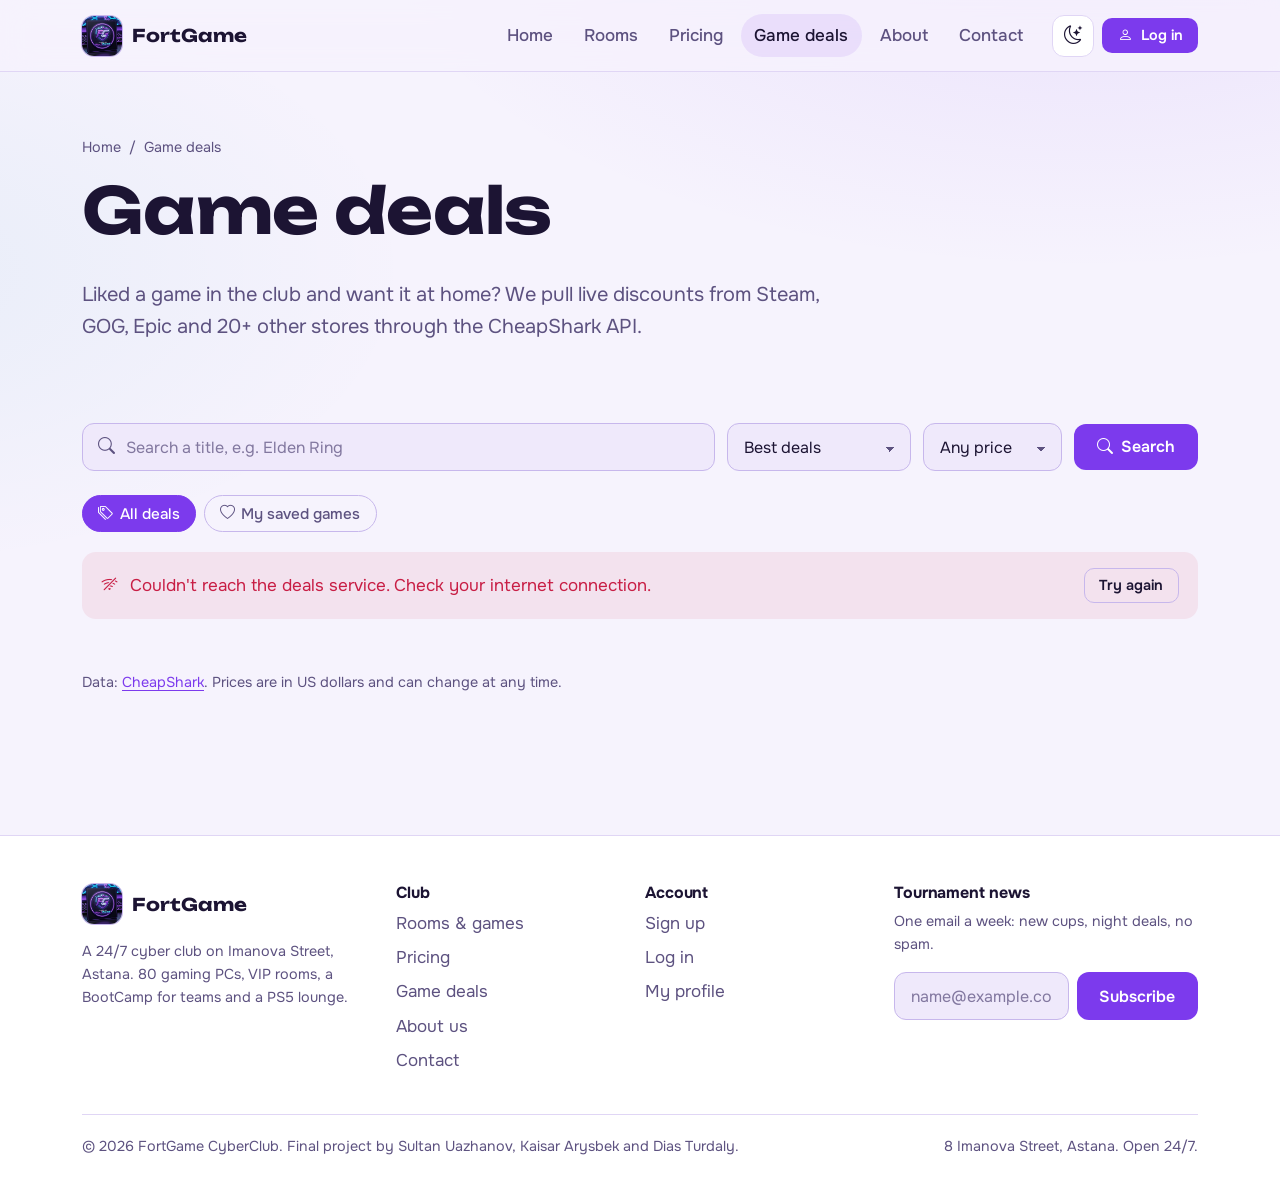
<file: games.html>
<!DOCTYPE html>
<html lang="en" data-theme="dark">
<head>
    <meta charset="UTF-8">
    <meta name="viewport" content="width=device-width, initial-scale=1.0">
    <title>Game deals | FortGame CyberClub Astana</title>
    <meta name="description" content="Live game discounts from Steam, GOG, Epic and more via the CheapShark API. Search, sort and save games to your FortGame profile.">
    <link rel="icon" href="images/logo.jpg">
    <link rel="preconnect" href="https://fonts.googleapis.com">
    <link rel="preconnect" href="https://fonts.gstatic.com" crossorigin>
    <link href="https://fonts.googleapis.com/css2?family=Onest:wght@400;500;600;700&family=Unbounded:wght@500;700&display=swap" rel="stylesheet">
    <link rel="stylesheet" href="https://cdn.jsdelivr.net/npm/bootstrap-icons@1.11.3/font/bootstrap-icons.min.css">
    <link rel="stylesheet" href="css/style.css">
    <!-- applies the saved light/dark theme before the page paints -->
    <script src="js/theme.js"></script>
</head>
<body>
<a class="skip-link" href="#main">Skip to content</a>
<header class="site-header">
    <div class="container header-inner">
        <a class="brand" href="index.html">
            <img src="images/logo.jpg" alt="FortGame logo" width="40" height="40">
            <span>FortGame</span>
        </a>
        <nav class="main-nav" id="mainNav" aria-label="Main">
            <ul class="nav-list">
                <li><a href="index.html">Home</a></li>
                <li><a href="rooms.html">Rooms</a></li>
                <li><a href="pricing.html">Pricing</a></li>
                <li><a href="games.html" aria-current="page">Game deals</a></li>
                <li><a href="about.html">About</a></li>
                <li><a href="contact.html">Contact</a></li>
            </ul>
        </nav>
        <div class="header-actions">
            <button type="button" class="icon-btn" id="themeToggle" aria-label="Switch theme"><i class="bi bi-sun" aria-hidden="true"></i></button>
            <div id="authSlot"><a class="btn btn-primary btn-sm" href="login.html">Log in</a></div>
            <button type="button" class="icon-btn nav-toggle" id="navToggle" aria-controls="mainNav" aria-expanded="false" aria-label="Menu"><i class="bi bi-list" aria-hidden="true"></i></button>
        </div>
    </div>
</header>
<main id="main">
    <section class="page-head">
        <div class="container">
            <nav class="crumbs" aria-label="Breadcrumb"><a href="index.html">Home</a><span aria-hidden="true">/</span><span>Game deals</span></nav>
            <h1>Game deals</h1>
            <p class="lead">Liked a game in the club and want it at home? We pull live discounts from Steam, GOG, Epic and 20+ other stores through the CheapShark API.</p>
        </div>
    </section>

    <section class="section-tight">
        <div class="container">
            <form id="dealForm" class="toolbar" novalidate role="search">
                <div class="search-box" style="flex-basis:320px">
                    <i class="bi bi-search" aria-hidden="true"></i>
                    <label class="visually-hidden" for="dealQuery">Game title</label>
                    <input class="input" type="search" id="dealQuery" placeholder="Search a title, e.g. Elden Ring" autocomplete="off">
                </div>
                <label class="visually-hidden" for="dealSort">Sort by</label>
                <select class="select" id="dealSort" style="width:auto">
                    <option value="Deal Rating">Best deals</option>
                    <option value="Savings">Biggest discount</option>
                    <option value="Price">Lowest price</option>
                    <option value="Metacritic">Metacritic score</option>
                    <option value="Recent">Newest deals</option>
                </select>
                <label class="visually-hidden" for="dealPrice">Maximum price</label>
                <select class="select" id="dealPrice" style="width:auto">
                    <option value="any">Any price</option>
                    <option value="5">Under $5</option>
                    <option value="10">Under $10</option>
                    <option value="20">Under $20</option>
                </select>
                <button type="submit" class="btn btn-primary"><i class="bi bi-search" aria-hidden="true"></i> Search</button>
                <p class="field-error" id="dealQuery-error" aria-live="polite" style="flex-basis:100%;margin:0"></p>
            </form>
            <div style="display:flex;flex-wrap:wrap;gap:1rem;justify-content:space-between;align-items:center;margin-bottom:1.25rem">
                <div class="chips" id="dealView" role="group" aria-label="Show">
                    <button type="button" class="chip" data-view="all" aria-pressed="true"><i class="bi bi-tags" aria-hidden="true"></i> All deals</button>
                    <button type="button" class="chip" data-view="saved" aria-pressed="false"><i class="bi bi-heart" aria-hidden="true"></i> My saved games</button>
                </div>
                <div class="chips" id="recentSearches" style="align-items:center"></div>
            </div>
            <div id="dealStatus" aria-live="polite"></div>
            <div class="deals-grid" id="dealsGrid"></div>
            <p class="muted small" style="margin-top:2rem">Data: <a href="https://www.cheapshark.com" target="_blank" rel="noopener">CheapShark</a>. Prices are in US dollars and can change at any time.</p>
        </div>
    </section>
</main>
<footer class="site-footer">
    <div class="container">
        <div class="footer-grid">
            <div>
                <a class="brand" href="index.html"><img src="images/logo.jpg" alt="" width="40" height="40"><span>FortGame</span></a>
                <p class="muted small" style="margin-top:1rem">A 24/7 cyber club on Imanova Street, Astana. 80 gaming PCs, VIP rooms, a BootCamp for teams and a PS5 lounge.</p>
            </div>
            <div>
                <h3>Club</h3>
                <ul class="footer-links">
                    <li><a href="rooms.html">Rooms &amp; games</a></li>
                    <li><a href="pricing.html">Pricing</a></li>
                    <li><a href="games.html">Game deals</a></li>
                    <li><a href="about.html">About us</a></li>
                    <li><a href="contact.html">Contact</a></li>
                </ul>
            </div>
            <div>
                <h3>Account</h3>
                <ul class="footer-links">
                    <li><a href="signup.html">Sign up</a></li>
                    <li><a href="login.html">Log in</a></li>
                    <li><a href="profile.html">My profile</a></li>
                </ul>
            </div>
            <div>
                <h3>Tournament news</h3>
                <p class="muted small">One email a week: new cups, night deals, no spam.</p>
                <form id="newsletterForm" novalidate>
                    <label class="visually-hidden" for="newsEmail">Email</label>
                    <div class="newsletter">
                        <input class="input" type="text" inputmode="email" id="newsEmail" placeholder="name@example.com" autocomplete="email">
                        <button class="btn btn-primary" type="submit">Subscribe</button>
                    </div>
                    <p class="field-error" id="newsEmail-error" aria-live="polite"></p>
                </form>
            </div>
        </div>
        <div class="footer-bottom">
            <span>&copy; <span id="year">2026</span> FortGame CyberClub. Final project by Sultan Uazhanov, Kaisar Arysbek and Dias Turdaly.</span>
            <span>8 Imanova Street, Astana. Open 24/7.</span>
        </div>
    </div>
</footer>
<script src="js/storage.js"></script>
<script src="js/validation.js"></script>
<script src="js/script.js"></script>
<script src="js/games.js"></script>
</body>
</html>
</file>
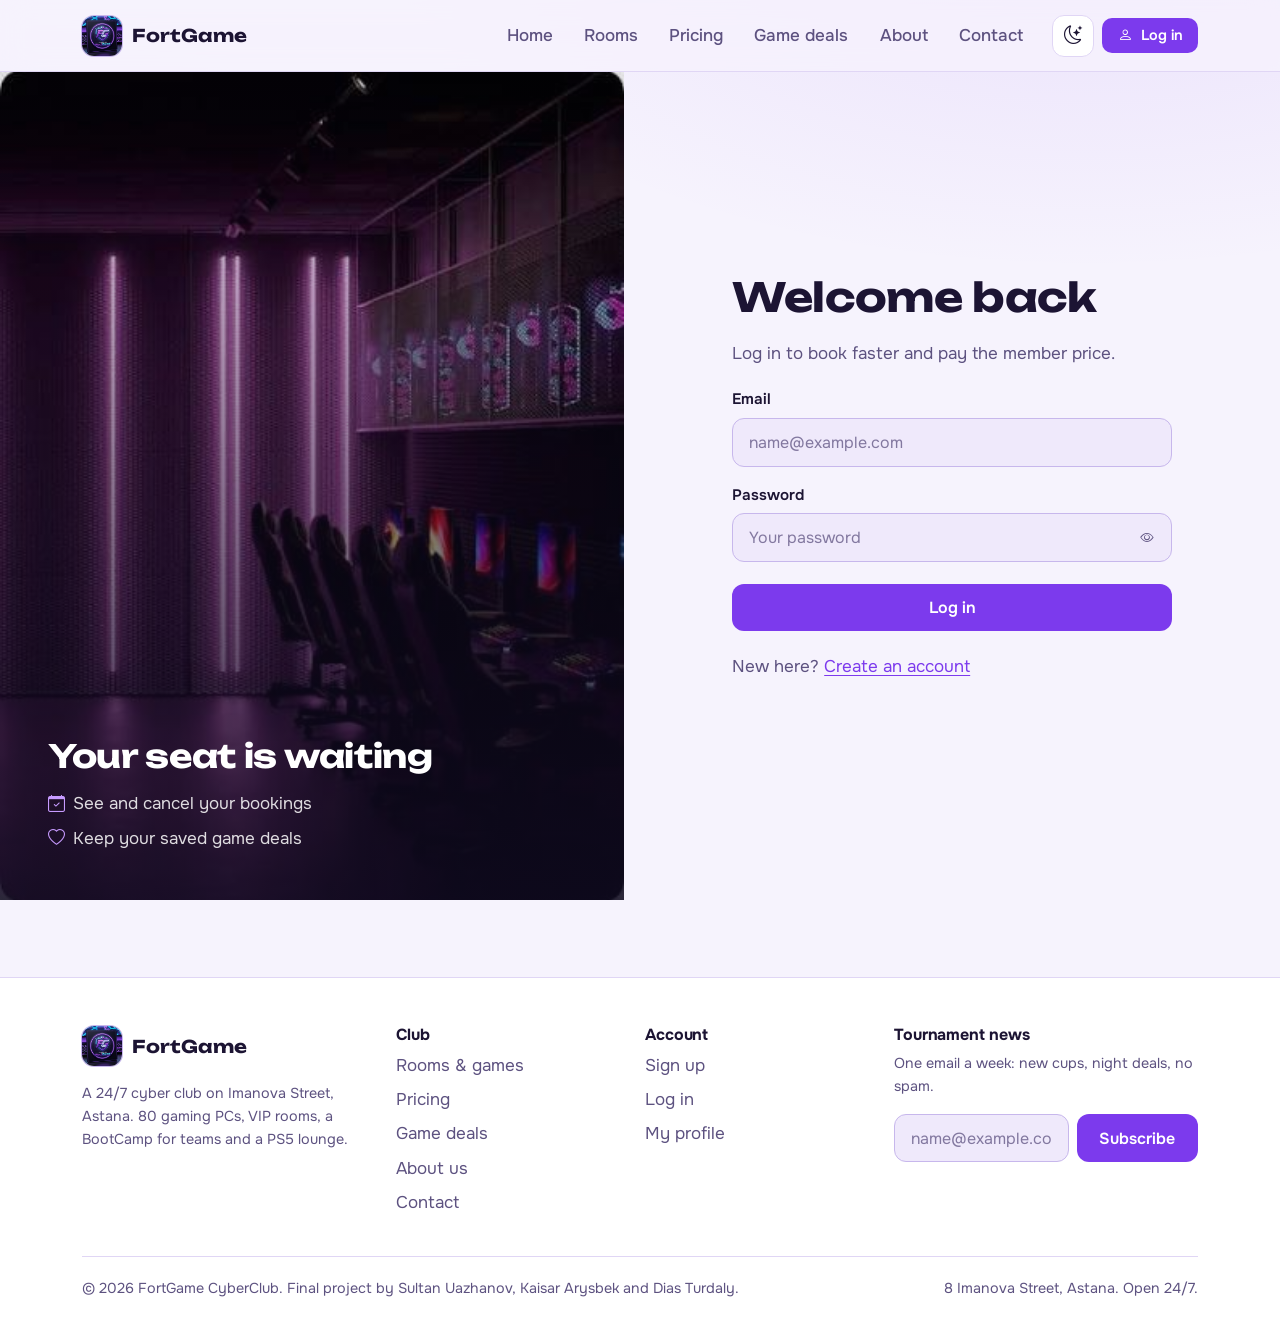
<file: login.html>
<!DOCTYPE html>
<html lang="en" data-theme="dark">
<head>
    <meta charset="UTF-8">
    <meta name="viewport" content="width=device-width, initial-scale=1.0">
    <title>Log in | FortGame CyberClub Astana</title>
    <meta name="description" content="Log in to your FortGame account to see bookings and saved games.">
    <link rel="icon" href="images/logo.jpg">
    <link rel="preconnect" href="https://fonts.googleapis.com">
    <link rel="preconnect" href="https://fonts.gstatic.com" crossorigin>
    <link href="https://fonts.googleapis.com/css2?family=Onest:wght@400;500;600;700&family=Unbounded:wght@500;700&display=swap" rel="stylesheet">
    <link rel="stylesheet" href="https://cdn.jsdelivr.net/npm/bootstrap-icons@1.11.3/font/bootstrap-icons.min.css">
    <link rel="stylesheet" href="css/style.css">
    <!-- applies the saved light/dark theme before the page paints -->
    <script src="js/theme.js"></script>
</head>
<body>
<a class="skip-link" href="#main">Skip to content</a>
<header class="site-header">
    <div class="container header-inner">
        <a class="brand" href="index.html">
            <img src="images/logo.jpg" alt="FortGame logo" width="40" height="40">
            <span>FortGame</span>
        </a>
        <nav class="main-nav" id="mainNav" aria-label="Main">
            <ul class="nav-list">
                <li><a href="index.html">Home</a></li>
                <li><a href="rooms.html">Rooms</a></li>
                <li><a href="pricing.html">Pricing</a></li>
                <li><a href="games.html">Game deals</a></li>
                <li><a href="about.html">About</a></li>
                <li><a href="contact.html">Contact</a></li>
            </ul>
        </nav>
        <div class="header-actions">
            <button type="button" class="icon-btn" id="themeToggle" aria-label="Switch theme"><i class="bi bi-sun" aria-hidden="true"></i></button>
            <div id="authSlot"><a class="btn btn-primary btn-sm" href="login.html">Log in</a></div>
            <button type="button" class="icon-btn nav-toggle" id="navToggle" aria-controls="mainNav" aria-expanded="false" aria-label="Menu"><i class="bi bi-list" aria-hidden="true"></i></button>
        </div>
    </div>
</header>
<main id="main" class="auth">
    <div class="auth-visual">
        <img src="images/hall-neon.jpg" alt="Gaming PCs under pink neon tubes">
        <div class="auth-quote">
            <h2>Your seat is waiting</h2>
            <ul>
                <li><i class="bi bi-calendar-check" aria-hidden="true"></i>See and cancel your bookings</li>
                <li><i class="bi bi-heart" aria-hidden="true"></i>Keep your saved game deals</li>
            </ul>
        </div>
    </div>
    <div class="auth-form-side">
        <div class="auth-card" style="max-width:440px">
            <h1>Welcome back</h1>
            <p class="muted">Log in to book faster and pay the member price.</p>
            <div class="form-alert" id="loginAlert" hidden role="alert"><i class="bi bi-check-circle" aria-hidden="true"></i><span></span></div>
            <form id="loginForm" novalidate style="margin-top:1.25rem">
                <div class="form-grid">
                    <div class="field full">
                        <label for="liEmail">Email</label>
                        <input class="input" type="text" id="liEmail" placeholder="name@example.com" autocomplete="email" inputmode="email">
                        <p class="field-error" id="liEmail-error" aria-live="polite"></p>
                    </div>
                    <div class="field full">
                        <label for="liPassword">Password</label>
                        <div class="input-wrap">
                            <input class="input" type="password" id="liPassword" placeholder="Your password" autocomplete="current-password">
                            <button type="button" class="reveal" data-target="liPassword" aria-label="Show password"><i class="bi bi-eye" aria-hidden="true"></i></button>
                        </div>
                        <p class="field-error" id="liPassword-error" aria-live="polite"></p>
                    </div>
                </div>
                <button type="submit" class="btn btn-primary btn-block" style="margin-top:1.4rem">Log in</button>
            </form>
            <p class="auth-switch">New here? <a href="signup.html">Create an account</a></p>
        </div>
    </div>
</main>
<footer class="site-footer">
    <div class="container">
        <div class="footer-grid">
            <div>
                <a class="brand" href="index.html"><img src="images/logo.jpg" alt="" width="40" height="40"><span>FortGame</span></a>
                <p class="muted small" style="margin-top:1rem">A 24/7 cyber club on Imanova Street, Astana. 80 gaming PCs, VIP rooms, a BootCamp for teams and a PS5 lounge.</p>
            </div>
            <div>
                <h3>Club</h3>
                <ul class="footer-links">
                    <li><a href="rooms.html">Rooms &amp; games</a></li>
                    <li><a href="pricing.html">Pricing</a></li>
                    <li><a href="games.html">Game deals</a></li>
                    <li><a href="about.html">About us</a></li>
                    <li><a href="contact.html">Contact</a></li>
                </ul>
            </div>
            <div>
                <h3>Account</h3>
                <ul class="footer-links">
                    <li><a href="signup.html">Sign up</a></li>
                    <li><a href="login.html">Log in</a></li>
                    <li><a href="profile.html">My profile</a></li>
                </ul>
            </div>
            <div>
                <h3>Tournament news</h3>
                <p class="muted small">One email a week: new cups, night deals, no spam.</p>
                <form id="newsletterForm" novalidate>
                    <label class="visually-hidden" for="newsEmail">Email</label>
                    <div class="newsletter">
                        <input class="input" type="text" inputmode="email" id="newsEmail" placeholder="name@example.com" autocomplete="email">
                        <button class="btn btn-primary" type="submit">Subscribe</button>
                    </div>
                    <p class="field-error" id="newsEmail-error" aria-live="polite"></p>
                </form>
            </div>
        </div>
        <div class="footer-bottom">
            <span>&copy; <span id="year">2026</span> FortGame CyberClub. Final project by Sultan Uazhanov, Kaisar Arysbek and Dias Turdaly.</span>
            <span>8 Imanova Street, Astana. Open 24/7.</span>
        </div>
    </div>
</footer>
<script src="js/storage.js"></script>
<script src="js/validation.js"></script>
<script src="js/script.js"></script>
<script src="js/auth-forms.js"></script>
</body>
</html>
</file>
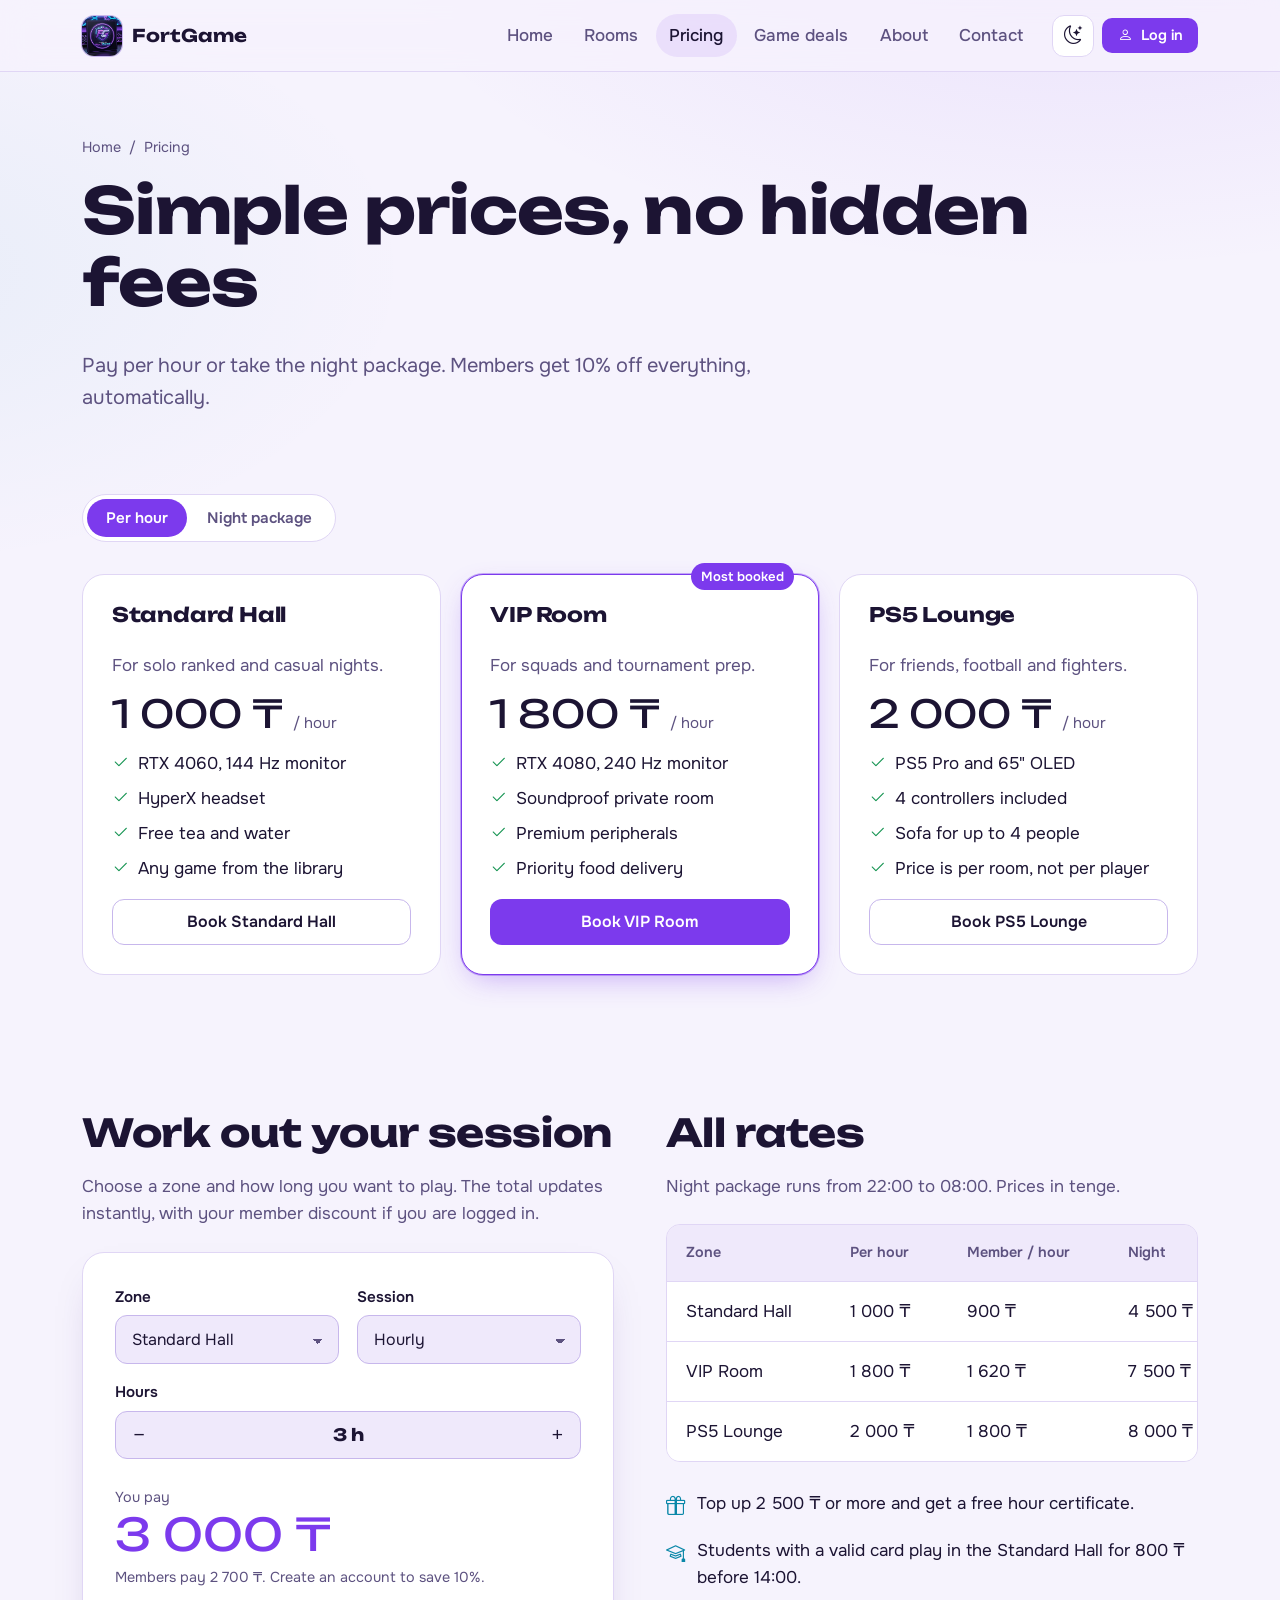
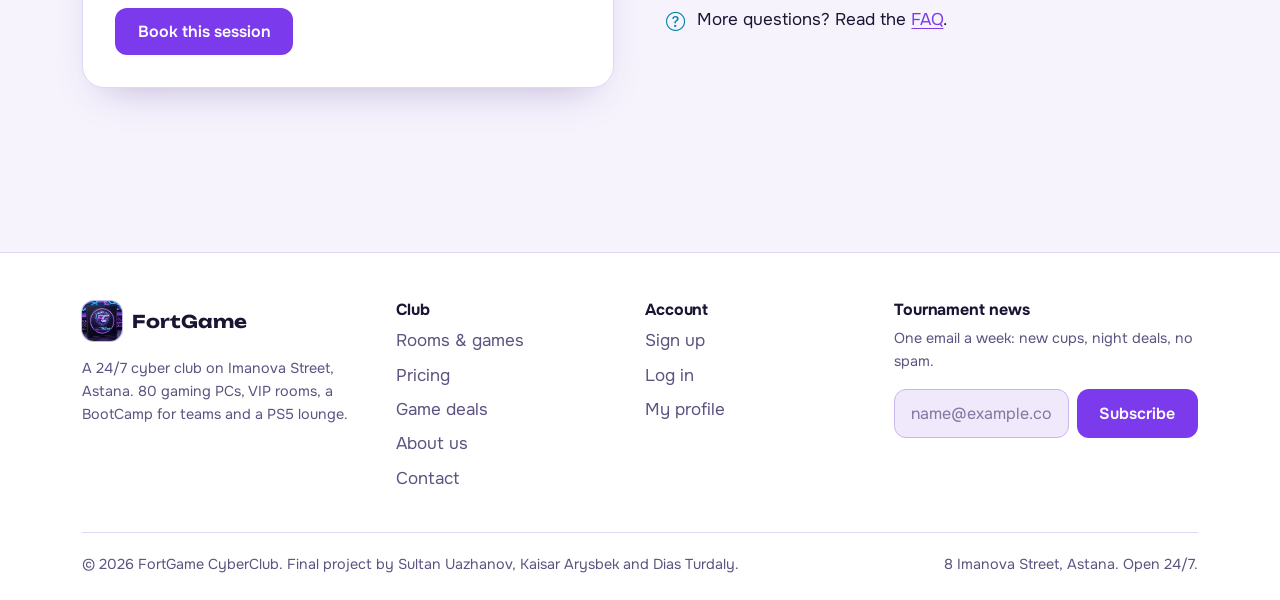
<file: pricing.html>
<!DOCTYPE html>
<html lang="en" data-theme="dark">
<head>
    <meta charset="UTF-8">
    <meta name="viewport" content="width=device-width, initial-scale=1.0">
    <title>Pricing | FortGame CyberClub Astana</title>
    <meta name="description" content="FortGame prices per hour and night packages for Standard Hall, VIP Room and PS5 Lounge, with a session calculator.">
    <link rel="icon" href="images/logo.jpg">
    <link rel="preconnect" href="https://fonts.googleapis.com">
    <link rel="preconnect" href="https://fonts.gstatic.com" crossorigin>
    <link href="https://fonts.googleapis.com/css2?family=Onest:wght@400;500;600;700&family=Unbounded:wght@500;700&display=swap" rel="stylesheet">
    <link rel="stylesheet" href="https://cdn.jsdelivr.net/npm/bootstrap-icons@1.11.3/font/bootstrap-icons.min.css">
    <link rel="stylesheet" href="css/style.css">
    <!-- applies the saved light/dark theme before the page paints -->
    <script src="js/theme.js"></script>
</head>
<body>
<a class="skip-link" href="#main">Skip to content</a>
<header class="site-header">
    <div class="container header-inner">
        <a class="brand" href="index.html">
            <img src="images/logo.jpg" alt="FortGame logo" width="40" height="40">
            <span>FortGame</span>
        </a>
        <nav class="main-nav" id="mainNav" aria-label="Main">
            <ul class="nav-list">
                <li><a href="index.html">Home</a></li>
                <li><a href="rooms.html">Rooms</a></li>
                <li><a href="pricing.html" aria-current="page">Pricing</a></li>
                <li><a href="games.html">Game deals</a></li>
                <li><a href="about.html">About</a></li>
                <li><a href="contact.html">Contact</a></li>
            </ul>
        </nav>
        <div class="header-actions">
            <button type="button" class="icon-btn" id="themeToggle" aria-label="Switch theme"><i class="bi bi-sun" aria-hidden="true"></i></button>
            <div id="authSlot"><a class="btn btn-primary btn-sm" href="login.html">Log in</a></div>
            <button type="button" class="icon-btn nav-toggle" id="navToggle" aria-controls="mainNav" aria-expanded="false" aria-label="Menu"><i class="bi bi-list" aria-hidden="true"></i></button>
        </div>
    </div>
</header>
<main id="main">
    <section class="page-head">
        <div class="container">
            <nav class="crumbs" aria-label="Breadcrumb"><a href="index.html">Home</a><span aria-hidden="true">/</span><span>Pricing</span></nav>
            <h1>Simple prices, no hidden fees</h1>
            <p class="lead">Pay per hour or take the night package. Members get 10% off everything, automatically.</p>
        </div>
    </section>

    <section class="section-tight">
        <div class="container">
            <div class="billing-switch" id="billingSwitch" role="group" aria-label="Price type">
                <button type="button" data-mode="hour" aria-pressed="true">Per hour</button>
                <button type="button" data-mode="night" aria-pressed="false">Night package</button>
            </div>
            <div class="grid-3">
                <article class="plan" data-zone="standard">
                    
                    <h3>Standard Hall</h3>
                    <p class="muted" style="margin:0">For solo ranked and casual nights.</p>
                    <div class="plan-price"><span class="amount">–</span> <small class="unit">/ hour</small></div>
                    <ul>
                        <li><i class="bi bi-check2" aria-hidden="true"></i> RTX 4060, 144 Hz monitor</li>
                        <li><i class="bi bi-check2" aria-hidden="true"></i> HyperX headset</li>
                        <li><i class="bi bi-check2" aria-hidden="true"></i> Free tea and water</li>
                        <li><i class="bi bi-check2" aria-hidden="true"></i> Any game from the library</li>
                    </ul>
                    <button type="button" class="btn btn-ghost btn-block" data-book="standard">Book Standard Hall</button>
                </article>
                <article class="plan featured" data-zone="vip">
                    <span class="badge">Most booked</span>
                    <h3>VIP Room</h3>
                    <p class="muted" style="margin:0">For squads and tournament prep.</p>
                    <div class="plan-price"><span class="amount">–</span> <small class="unit">/ hour</small></div>
                    <ul>
                        <li><i class="bi bi-check2" aria-hidden="true"></i> RTX 4080, 240 Hz monitor</li>
                        <li><i class="bi bi-check2" aria-hidden="true"></i> Soundproof private room</li>
                        <li><i class="bi bi-check2" aria-hidden="true"></i> Premium peripherals</li>
                        <li><i class="bi bi-check2" aria-hidden="true"></i> Priority food delivery</li>
                    </ul>
                    <button type="button" class="btn btn-primary btn-block" data-book="vip">Book VIP Room</button>
                </article>
                <article class="plan" data-zone="ps5">
                    
                    <h3>PS5 Lounge</h3>
                    <p class="muted" style="margin:0">For friends, football and fighters.</p>
                    <div class="plan-price"><span class="amount">–</span> <small class="unit">/ hour</small></div>
                    <ul>
                        <li><i class="bi bi-check2" aria-hidden="true"></i> PS5 Pro and 65" OLED</li>
                        <li><i class="bi bi-check2" aria-hidden="true"></i> 4 controllers included</li>
                        <li><i class="bi bi-check2" aria-hidden="true"></i> Sofa for up to 4 people</li>
                        <li><i class="bi bi-check2" aria-hidden="true"></i> Price is per room, not per player</li>
                    </ul>
                    <button type="button" class="btn btn-ghost btn-block" data-book="ps5">Book PS5 Lounge</button>
                </article>
            </div>
        </div>
    </section>

    <section class="section">
        <div class="container split" style="align-items:start">
            <div>
                <h2>Work out your session</h2>
                <p class="muted">Choose a zone and how long you want to play. The total updates instantly, with your member discount if you are logged in.</p>
                <div class="panel" id="calcForm" style="margin-top:1.5rem">
                    <div class="form-grid">
                        <div class="field">
                            <label for="calcZone">Zone</label>
                            <select class="select" id="calcZone">
                                <option value="standard">Standard Hall</option>
                                <option value="vip">VIP Room</option>
                                <option value="ps5">PS5 Lounge</option>
                            </select>
                        </div>
                        <div class="field">
                            <label for="calcType">Session</label>
                            <select class="select" id="calcType">
                                <option value="hour">Hourly</option>
                                <option value="night">Night package</option>
                            </select>
                        </div>
                        <div class="field full" id="calcHoursField">
                            <span id="calcHoursLabel" style="font-weight:600;font-size:.95rem">Hours</span>
                            <div class="stepper" role="group" aria-labelledby="calcHoursLabel">
                                <button type="button" id="calcMinus" aria-label="One hour less">&minus;</button>
                                <output id="calcHours" aria-live="polite">3 h</output>
                                <button type="button" id="calcPlus" aria-label="One hour more">+</button>
                            </div>
                        </div>
                    </div>
                    <div style="margin-top:1.5rem">
                        <span class="muted small">You pay</span>
                        <div class="calc-total" id="calcTotal" aria-live="polite">0 ₸</div>
                        <p class="muted small" id="calcNote" style="margin:.4rem 0 1.2rem"></p>
                        <button type="button" class="btn btn-primary" id="calcBook" data-book="standard">Book this session</button>
                    </div>
                </div>
            </div>
            <div>
                <h2>All rates</h2>
                <p class="muted">Night package runs from 22:00 to 08:00. Prices in tenge.</p>
                <div class="table-wrap" style="margin-top:1.5rem">
                    <table class="table">
                        <thead><tr><th scope="col">Zone</th><th scope="col">Per hour</th><th scope="col">Member / hour</th><th scope="col">Night</th></tr></thead>
                        <tbody>
                            <tr><td>Standard Hall</td><td>1 000 ₸</td><td>900 ₸</td><td>4 500 ₸</td></tr>
                            <tr><td>VIP Room</td><td>1 800 ₸</td><td>1 620 ₸</td><td>7 500 ₸</td></tr>
                            <tr><td>PS5 Lounge</td><td>2 000 ₸</td><td>1 800 ₸</td><td>8 000 ₸</td></tr>
                        </tbody>
                    </table>
                </div>
                <ul class="rule-list" style="margin-top:1.75rem">
                    <li><i class="bi bi-gift" aria-hidden="true"></i><span>Top up 2 500 ₸ or more and get a free hour certificate.</span></li>
                    <li><i class="bi bi-mortarboard" aria-hidden="true"></i><span>Students with a valid card play in the Standard Hall for 800 ₸ before 14:00.</span></li>
                    <li><i class="bi bi-question-circle" aria-hidden="true"></i><span>More questions? Read the <a href="contact.html#faq">FAQ</a>.</span></li>
                </ul>
            </div>
        </div>
    </section>
</main>

<div class="modal" id="bookingModal" aria-hidden="true">
    <div class="modal-backdrop" data-close></div>
    <div class="modal-box" role="dialog" aria-modal="true" aria-labelledby="bookingTitle">
        <button type="button" class="icon-btn modal-close" data-close aria-label="Close booking form"><i class="bi bi-x-lg" aria-hidden="true"></i></button>
        <h2 id="bookingTitle" style="font-size:1.6rem">Book a seat</h2>
        <p class="muted">We hold the seat for 15 minutes after the start time.</p>
        <form id="bookingForm" novalidate>
            <div class="form-grid">
                    <div class="field ">
                        <label for="bkName">Name</label>
                        <input class="input" type="text" id="bkName" placeholder="Aruzhan Sarsenova" autocomplete="name">
                        <p class="field-error" id="bkName-error" aria-live="polite"></p>
                    </div>
                    <div class="field ">
                        <label for="bkPhone">Phone</label>
                        <input class="input" type="tel" id="bkPhone" placeholder="+7 707 123 45 67" autocomplete="tel" inputmode="tel">
                        <p class="field-error" id="bkPhone-error" aria-live="polite"></p>
                    </div>
                    <div class="field full">
                        <label for="bkEmail">Email</label>
                        <input class="input" type="text" id="bkEmail" placeholder="name@example.com" autocomplete="email" inputmode="email">
                        <p class="field-error" id="bkEmail-error" aria-live="polite"></p>
                    </div>
                    <div class="field ">
                        <label for="bkZone">Zone</label>
                        <select class="select" id="bkZone">
                            <option value="">Choose a zone</option>
                            <option value="standard">Standard Hall</option>
                            <option value="vip">VIP Room</option>
                            <option value="ps5">PS5 Lounge</option>
                        </select>
                        <p class="field-error" id="bkZone-error" aria-live="polite"></p>
                    </div>
                    <div class="field ">
                        <label for="bkType">Session</label>
                        <select class="select" id="bkType">
                            <option value="hour">Hourly</option><option value="night">Night package, 22:00 to 08:00</option>
                        </select>
                        <p class="field-error" id="bkType-error" aria-live="polite"></p>
                    </div>
                    <div class="field ">
                        <label for="bkDate">Date</label>
                        <input class="input" type="date" id="bkDate">
                        <p class="field-error" id="bkDate-error" aria-live="polite"></p>
                    </div>
                    <div class="form-grid full" id="bkHoursRow" style="grid-column:1/-1">
                    <div class="field ">
                        <label for="bkTime">Start time</label>
                        <select class="select" id="bkTime">
                            <option value="">Choose time</option>
                        </select>
                        <p class="field-error" id="bkTime-error" aria-live="polite"></p>
                    </div>
                    <div class="field">
                        <span id="bkHoursLabel" style="font-weight:600;font-size:.95rem">Hours</span>
                        <div class="stepper" role="group" aria-labelledby="bkHoursLabel">
                            <button type="button" id="bkMinus" aria-label="One hour less">&minus;</button>
                            <output id="bkHours" aria-live="polite">2 h</output>
                            <button type="button" id="bkPlus" aria-label="One hour more">+</button>
                        </div>
                    </div>
                    </div>
            </div>
            <div style="display:flex;justify-content:space-between;align-items:end;gap:1rem;flex-wrap:wrap;margin-top:1.4rem">
                <div>
                    <span class="muted small">Total</span>
                    <div class="calc-total" id="bkTotal" aria-live="polite">0 ₸</div>
                    <span class="muted small" id="bkDiscount"></span>
                </div>
                <button type="submit" class="btn btn-primary"><i class="bi bi-check2-circle" aria-hidden="true"></i> Confirm booking</button>
            </div>
        </form>
    </div>
</div>
<footer class="site-footer">
    <div class="container">
        <div class="footer-grid">
            <div>
                <a class="brand" href="index.html"><img src="images/logo.jpg" alt="" width="40" height="40"><span>FortGame</span></a>
                <p class="muted small" style="margin-top:1rem">A 24/7 cyber club on Imanova Street, Astana. 80 gaming PCs, VIP rooms, a BootCamp for teams and a PS5 lounge.</p>
            </div>
            <div>
                <h3>Club</h3>
                <ul class="footer-links">
                    <li><a href="rooms.html">Rooms &amp; games</a></li>
                    <li><a href="pricing.html">Pricing</a></li>
                    <li><a href="games.html">Game deals</a></li>
                    <li><a href="about.html">About us</a></li>
                    <li><a href="contact.html">Contact</a></li>
                </ul>
            </div>
            <div>
                <h3>Account</h3>
                <ul class="footer-links">
                    <li><a href="signup.html">Sign up</a></li>
                    <li><a href="login.html">Log in</a></li>
                    <li><a href="profile.html">My profile</a></li>
                </ul>
            </div>
            <div>
                <h3>Tournament news</h3>
                <p class="muted small">One email a week: new cups, night deals, no spam.</p>
                <form id="newsletterForm" novalidate>
                    <label class="visually-hidden" for="newsEmail">Email</label>
                    <div class="newsletter">
                        <input class="input" type="text" inputmode="email" id="newsEmail" placeholder="name@example.com" autocomplete="email">
                        <button class="btn btn-primary" type="submit">Subscribe</button>
                    </div>
                    <p class="field-error" id="newsEmail-error" aria-live="polite"></p>
                </form>
            </div>
        </div>
        <div class="footer-bottom">
            <span>&copy; <span id="year">2026</span> FortGame CyberClub. Final project by Sultan Uazhanov, Kaisar Arysbek and Dias Turdaly.</span>
            <span>8 Imanova Street, Astana. Open 24/7.</span>
        </div>
    </div>
</footer>
<script src="js/storage.js"></script>
<script src="js/validation.js"></script>
<script src="js/script.js"></script>
<script src="js/booking.js"></script>
<script src="js/pricing.js"></script>
</body>
</html>
</file>
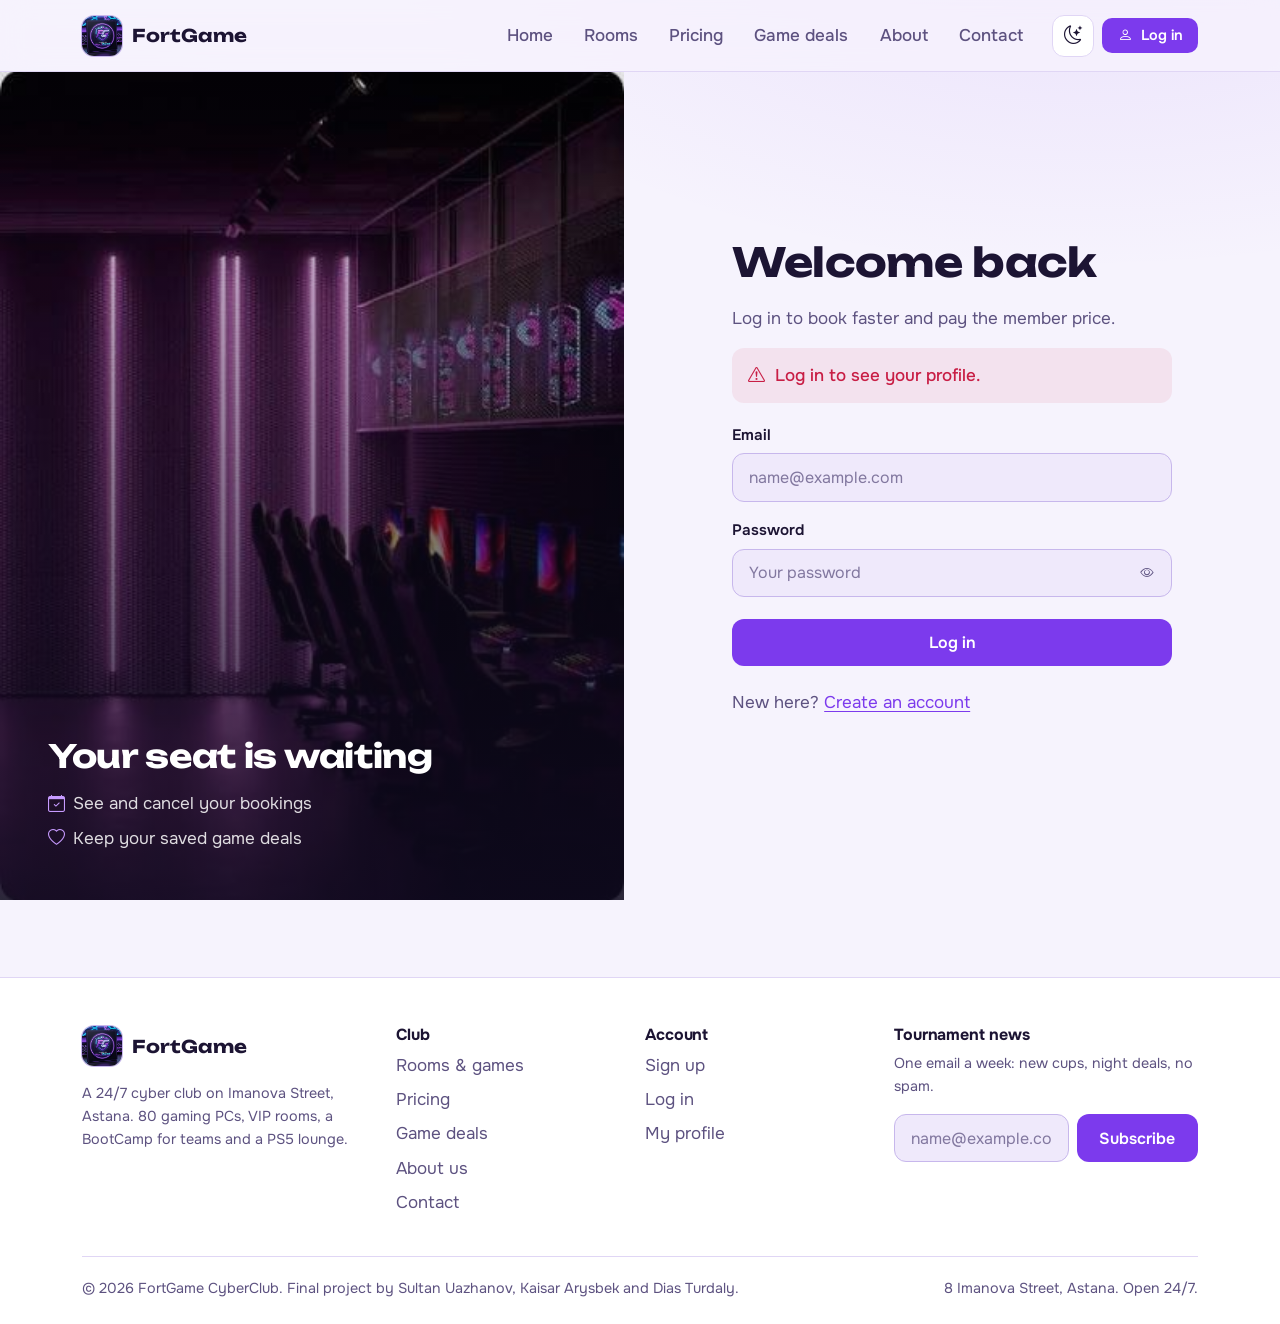
<file: profile.html>
<!DOCTYPE html>
<html lang="en" data-theme="dark">
<head>
    <meta charset="UTF-8">
    <meta name="viewport" content="width=device-width, initial-scale=1.0">
    <title>My profile | FortGame CyberClub Astana</title>
    <meta name="description" content="Your FortGame profile: details, bookings and saved game deals.">
    <link rel="icon" href="images/logo.jpg">
    <link rel="preconnect" href="https://fonts.googleapis.com">
    <link rel="preconnect" href="https://fonts.gstatic.com" crossorigin>
    <link href="https://fonts.googleapis.com/css2?family=Onest:wght@400;500;600;700&family=Unbounded:wght@500;700&display=swap" rel="stylesheet">
    <link rel="stylesheet" href="https://cdn.jsdelivr.net/npm/bootstrap-icons@1.11.3/font/bootstrap-icons.min.css">
    <link rel="stylesheet" href="css/style.css">
    <!-- applies the saved light/dark theme before the page paints -->
    <script src="js/theme.js"></script>
</head>
<body>
<a class="skip-link" href="#main">Skip to content</a>
<header class="site-header">
    <div class="container header-inner">
        <a class="brand" href="index.html">
            <img src="images/logo.jpg" alt="FortGame logo" width="40" height="40">
            <span>FortGame</span>
        </a>
        <nav class="main-nav" id="mainNav" aria-label="Main">
            <ul class="nav-list">
                <li><a href="index.html">Home</a></li>
                <li><a href="rooms.html">Rooms</a></li>
                <li><a href="pricing.html">Pricing</a></li>
                <li><a href="games.html">Game deals</a></li>
                <li><a href="about.html">About</a></li>
                <li><a href="contact.html">Contact</a></li>
            </ul>
        </nav>
        <div class="header-actions">
            <button type="button" class="icon-btn" id="themeToggle" aria-label="Switch theme"><i class="bi bi-sun" aria-hidden="true"></i></button>
            <div id="authSlot"><a class="btn btn-primary btn-sm" href="login.html">Log in</a></div>
            <button type="button" class="icon-btn nav-toggle" id="navToggle" aria-controls="mainNav" aria-expanded="false" aria-label="Menu"><i class="bi bi-list" aria-hidden="true"></i></button>
        </div>
    </div>
</header>
<main id="main">
    <section class="section-tight" id="profileRoot">
        <div class="container">
            <h1 id="greeting" style="font-size:clamp(1.8rem,4vw,2.6rem);margin:1rem 0 1.75rem">Your profile</h1>
            <div class="profile-grid">
                <aside class="panel profile-card">
                    <span class="avatar" id="pfAvatar">FG</span>
                    <h2 id="pfName" style="font-size:1.4rem;margin-bottom:.5rem">Player</h2>
                    <span class="badge" id="pfZoneBadge">Member</span>
                    <ul class="details">
                        <li><span>Email</span><span id="pfEmail"></span></li>
                        <li><span>Phone</span><span id="pfPhone"></span></li>
                        <li><span>Member since</span><span id="pfSince"></span></li>
                        <li><span>Password</span><span style="display:flex;align-items:center;gap:.4rem"><span id="pfPassword"></span>
                            <button type="button" class="icon-btn" id="pfShowPass" aria-label="Show password" style="width:32px;height:32px;font-size:.9rem"><i class="bi bi-eye" aria-hidden="true"></i></button></span></li>
                        <li><span>Discount</span><span style="color:var(--ok)">10% member price</span></li>
                    </ul>
                    <div class="profile-actions">
                        <a class="btn btn-primary" href="rooms.html"><i class="bi bi-plus-lg" aria-hidden="true"></i> New booking</a>
                        <button type="button" class="btn btn-ghost" id="logoutBtn"><i class="bi bi-box-arrow-right" aria-hidden="true"></i> Log out</button>
                    </div>
                </aside>

                <div>
                    <div class="stats" style="margin-bottom:1.5rem;grid-template-columns:repeat(3,1fr)">
                        <div class="stat"><strong id="bookingCount">0</strong><span>bookings</span></div>
                        <div class="stat"><strong id="statHours">0 h</strong><span>booked time</span></div>
                        <div class="stat" style="border-right:0;border-bottom:0"><strong id="statSpent">0 ₸</strong><span>total</span></div>
                    </div>
                    <div class="panel">
                        <div class="tabs" role="tablist" aria-label="Profile sections">
                            <button type="button" class="tab" role="tab" id="tab-bookings" aria-controls="panel-bookings" aria-selected="true">Bookings</button>
                            <button type="button" class="tab" role="tab" id="tab-saved" aria-controls="panel-saved" aria-selected="false" tabindex="-1">Saved games (<span id="savedCount">0</span>)</button>
                            <button type="button" class="tab" role="tab" id="tab-edit" aria-controls="panel-edit" aria-selected="false" tabindex="-1">Edit details</button>
                        </div>
                        <div class="tab-panel" role="tabpanel" id="panel-bookings" aria-labelledby="tab-bookings"><div id="bookingList"></div></div>
                        <div class="tab-panel" role="tabpanel" id="panel-saved" aria-labelledby="tab-saved" hidden><div id="savedList"></div></div>
                        <div class="tab-panel" role="tabpanel" id="panel-edit" aria-labelledby="tab-edit" hidden>
                            <form id="editForm" novalidate>
                                <div class="form-grid">
                    <div class="field full">
                        <label for="edName">Full name</label>
                        <input class="input" type="text" id="edName" placeholder="Your name" autocomplete="name">
                        <p class="field-error" id="edName-error" aria-live="polite"></p>
                    </div>
                    <div class="field ">
                        <label for="edPhone">Phone</label>
                        <input class="input" type="tel" id="edPhone" placeholder="+7 707 123 45 67" autocomplete="tel" inputmode="tel">
                        <p class="field-error" id="edPhone-error" aria-live="polite"></p>
                    </div>
                    <div class="field ">
                        <label for="edZone">Favourite zone</label>
                        <select class="select" id="edZone">
                            <option value="">Choose a zone</option>
                            <option value="standard">Standard Hall</option>
                            <option value="vip">VIP Room</option>
                            <option value="ps5">PS5 Lounge</option>
                        </select>
                        <p class="field-error" id="edZone-error" aria-live="polite"></p>
                    </div>
                    <div class="field ">
                        <label for="edPassword">New password</label>
                        <div class="input-wrap">
                            <input class="input" type="password" id="edPassword" placeholder="Leave empty to keep the current one" autocomplete="new-password">
                            <button type="button" class="reveal" data-target="edPassword" aria-label="Show password"><i class="bi bi-eye" aria-hidden="true"></i></button>
                        </div>
                        <span class="hint">8+ characters with upper and lower case, a number and a symbol.</span>
                        <p class="field-error" id="edPassword-error" aria-live="polite"></p>
                    </div>
                    <div class="field ">
                        <label for="edConfirm">Repeat new password</label>
                        <div class="input-wrap">
                            <input class="input" type="password" id="edConfirm" placeholder="Type it again" autocomplete="new-password">
                            <button type="button" class="reveal" data-target="edConfirm" aria-label="Show password"><i class="bi bi-eye" aria-hidden="true"></i></button>
                        </div>
                        <p class="field-error" id="edConfirm-error" aria-live="polite"></p>
                    </div>
                                </div>
                                <div style="display:flex;flex-wrap:wrap;gap:.75rem;justify-content:space-between;margin-top:1.4rem">
                                    <button type="submit" class="btn btn-primary"><i class="bi bi-check2" aria-hidden="true"></i> Save changes</button>
                                    <button type="button" class="btn btn-danger" id="deleteBtn"><i class="bi bi-trash" aria-hidden="true"></i> Delete account</button>
                                </div>
                            </form>
                        </div>
                    </div>
                </div>
            </div>
        </div>
    </section>
</main>

<div class="modal" id="deleteModal" aria-hidden="true">
    <div class="modal-backdrop" data-close></div>
    <div class="modal-box" role="alertdialog" aria-modal="true" aria-labelledby="deleteTitle" style="max-width:440px">
        <h2 id="deleteTitle" style="font-size:1.4rem">Delete your account?</h2>
        <p class="muted">Your details, bookings and saved games will be removed from this browser. This can't be undone.</p>
        <div style="display:flex;gap:.75rem;justify-content:flex-end;flex-wrap:wrap">
            <button type="button" class="btn btn-ghost" data-close>Keep account</button>
            <button type="button" class="btn btn-danger" id="confirmDelete">Delete account</button>
        </div>
    </div>
</div>
<footer class="site-footer">
    <div class="container">
        <div class="footer-grid">
            <div>
                <a class="brand" href="index.html"><img src="images/logo.jpg" alt="" width="40" height="40"><span>FortGame</span></a>
                <p class="muted small" style="margin-top:1rem">A 24/7 cyber club on Imanova Street, Astana. 80 gaming PCs, VIP rooms, a BootCamp for teams and a PS5 lounge.</p>
            </div>
            <div>
                <h3>Club</h3>
                <ul class="footer-links">
                    <li><a href="rooms.html">Rooms &amp; games</a></li>
                    <li><a href="pricing.html">Pricing</a></li>
                    <li><a href="games.html">Game deals</a></li>
                    <li><a href="about.html">About us</a></li>
                    <li><a href="contact.html">Contact</a></li>
                </ul>
            </div>
            <div>
                <h3>Account</h3>
                <ul class="footer-links">
                    <li><a href="signup.html">Sign up</a></li>
                    <li><a href="login.html">Log in</a></li>
                    <li><a href="profile.html">My profile</a></li>
                </ul>
            </div>
            <div>
                <h3>Tournament news</h3>
                <p class="muted small">One email a week: new cups, night deals, no spam.</p>
                <form id="newsletterForm" novalidate>
                    <label class="visually-hidden" for="newsEmail">Email</label>
                    <div class="newsletter">
                        <input class="input" type="text" inputmode="email" id="newsEmail" placeholder="name@example.com" autocomplete="email">
                        <button class="btn btn-primary" type="submit">Subscribe</button>
                    </div>
                    <p class="field-error" id="newsEmail-error" aria-live="polite"></p>
                </form>
            </div>
        </div>
        <div class="footer-bottom">
            <span>&copy; <span id="year">2026</span> FortGame CyberClub. Final project by Sultan Uazhanov, Kaisar Arysbek and Dias Turdaly.</span>
            <span>8 Imanova Street, Astana. Open 24/7.</span>
        </div>
    </div>
</footer>
<script src="js/storage.js"></script>
<script src="js/validation.js"></script>
<script src="js/script.js"></script>
<script src="js/auth-forms.js"></script>
<script src="js/profile.js"></script>
</body>
</html>
</file>
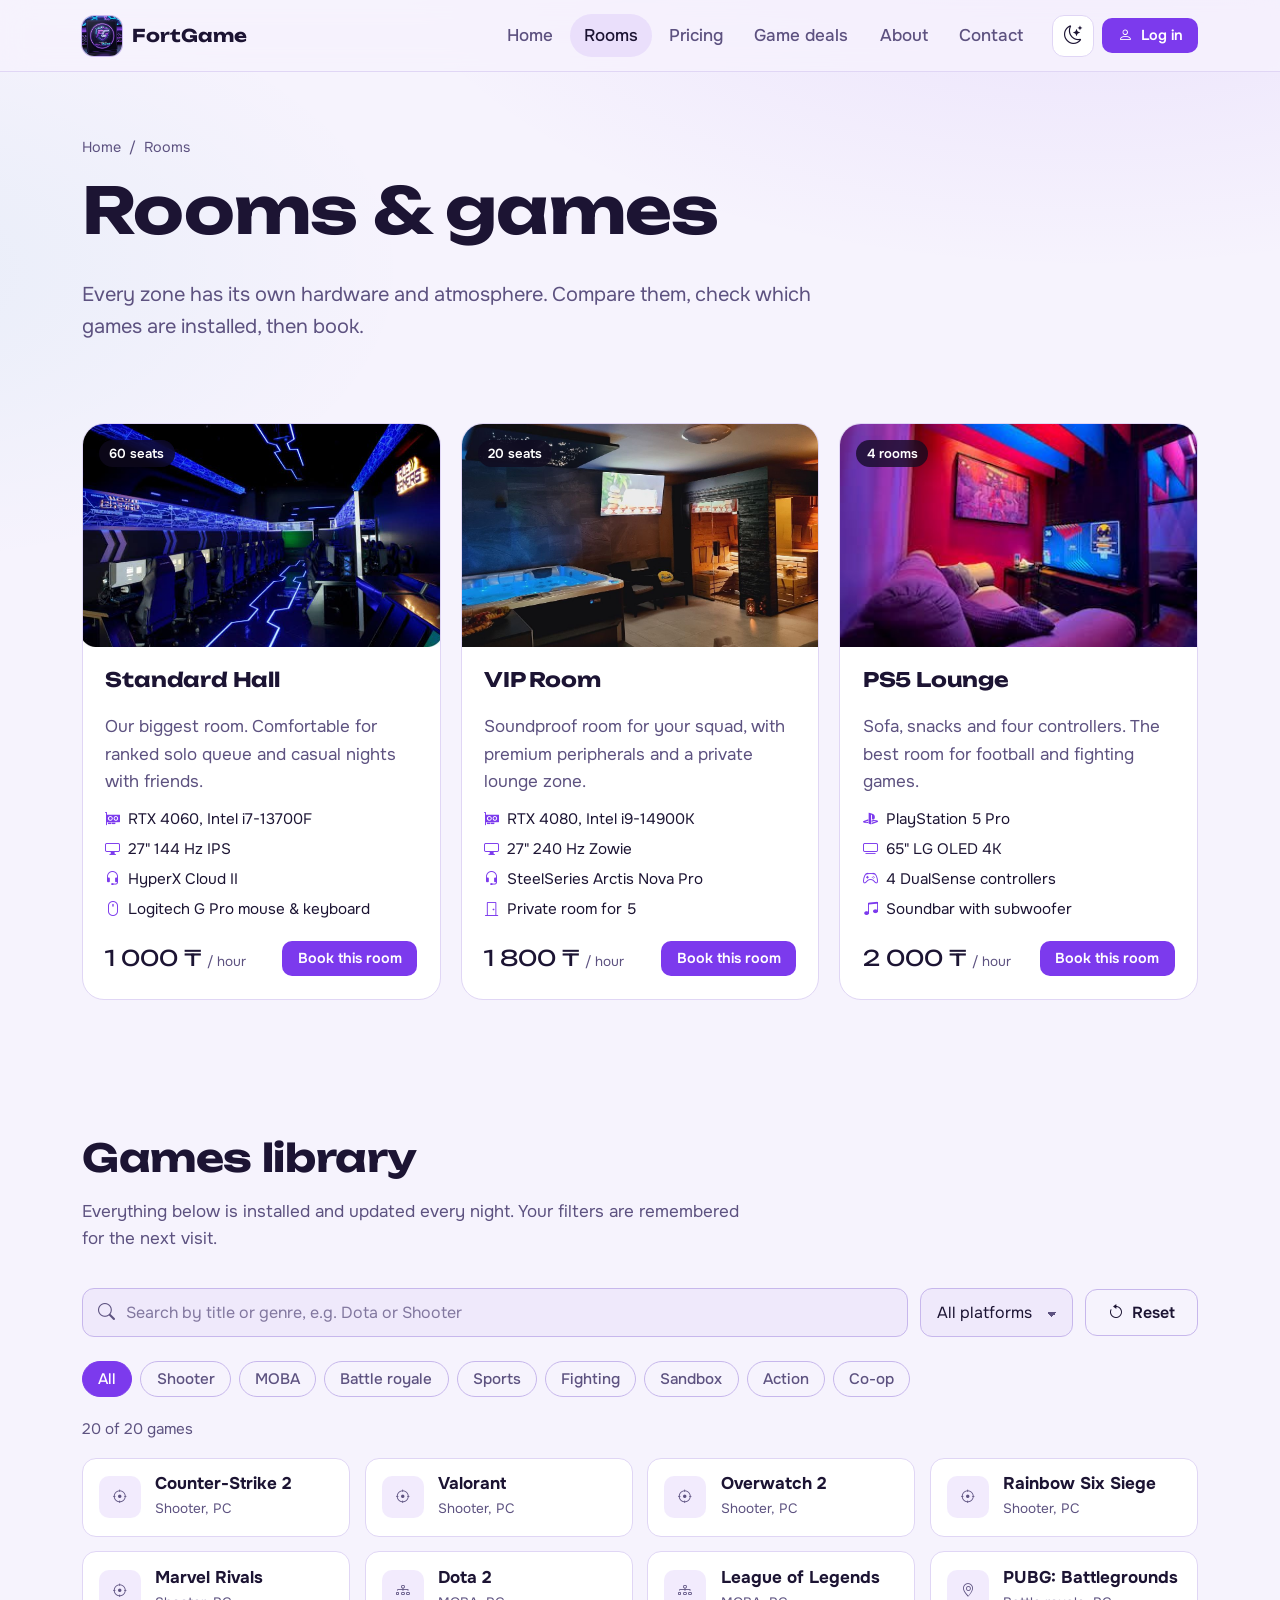
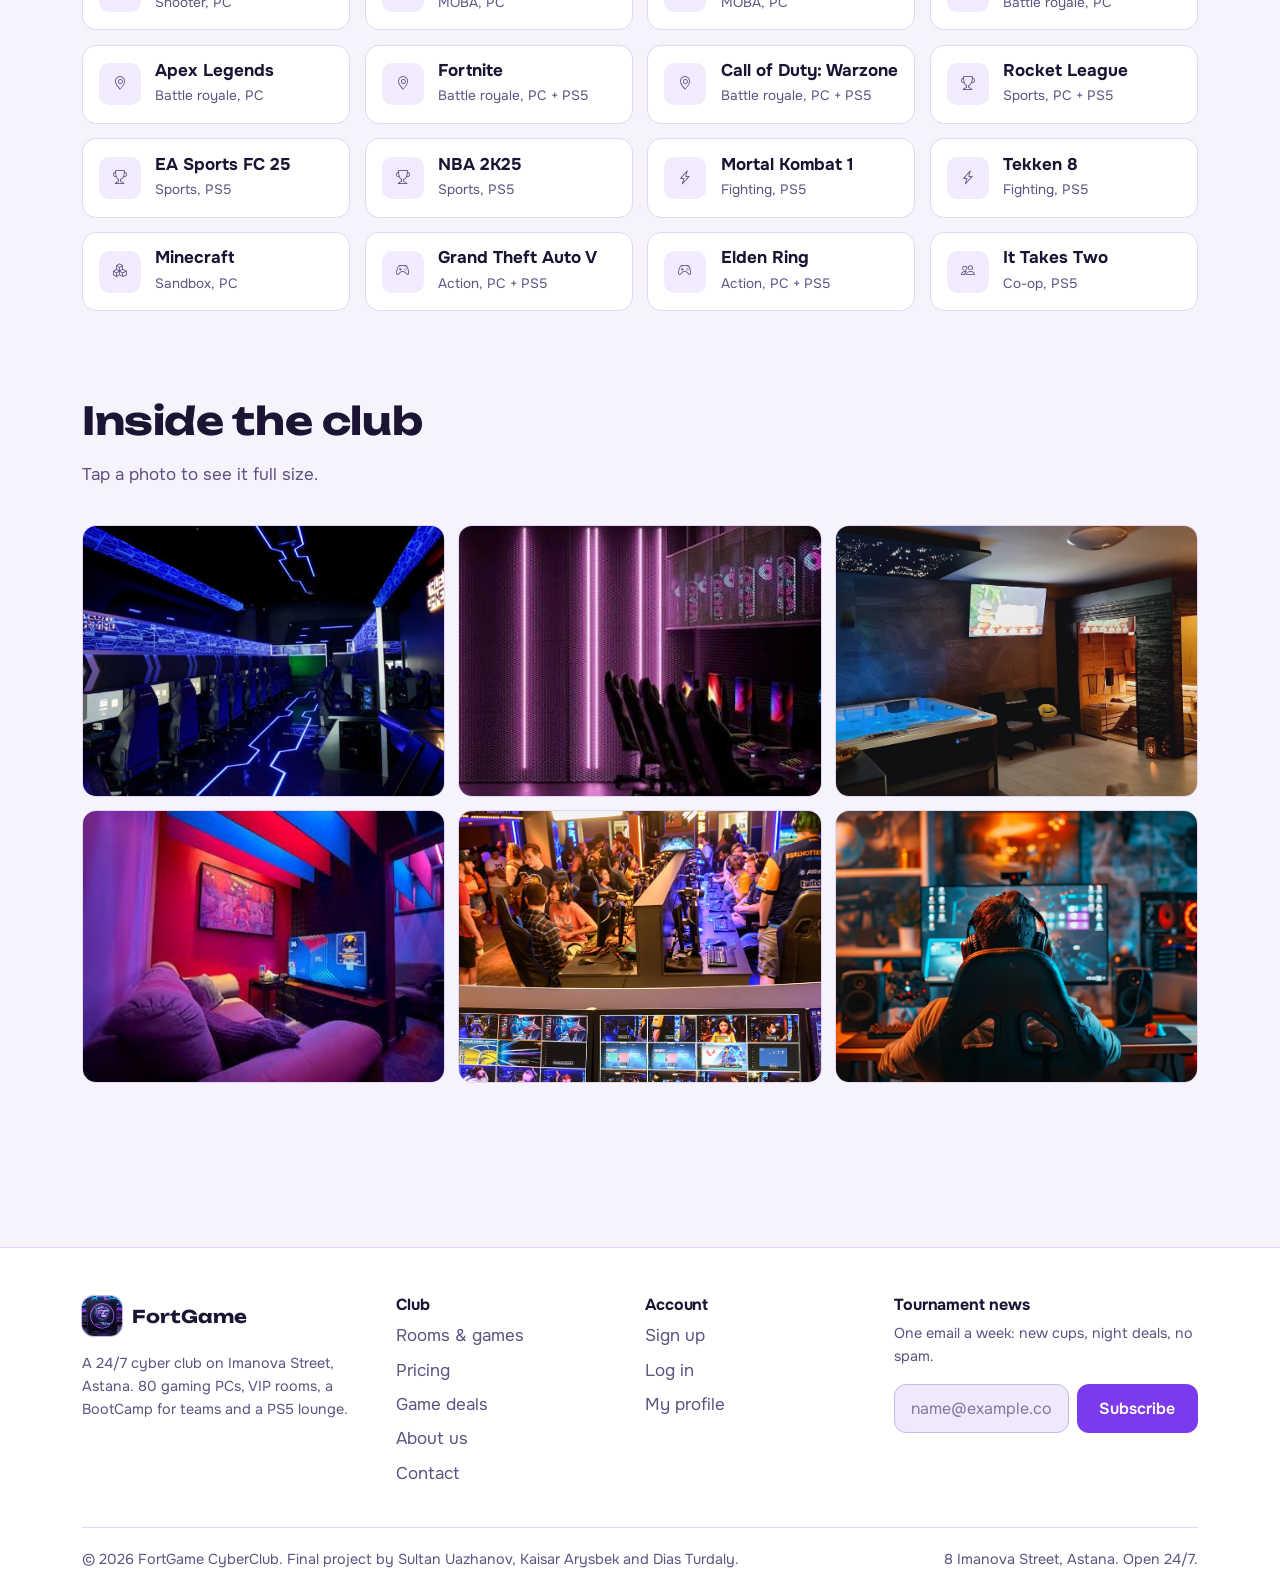
<file: rooms.html>
<!DOCTYPE html>
<html lang="en" data-theme="dark">
<head>
    <meta charset="UTF-8">
    <meta name="viewport" content="width=device-width, initial-scale=1.0">
    <title>Rooms & games | FortGame CyberClub Astana</title>
    <meta name="description" content="Compare FortGame zones: Standard Hall, VIP Room and PS5 Lounge. Search the games library and book a seat.">
    <link rel="icon" href="images/logo.jpg">
    <link rel="preconnect" href="https://fonts.googleapis.com">
    <link rel="preconnect" href="https://fonts.gstatic.com" crossorigin>
    <link href="https://fonts.googleapis.com/css2?family=Onest:wght@400;500;600;700&family=Unbounded:wght@500;700&display=swap" rel="stylesheet">
    <link rel="stylesheet" href="https://cdn.jsdelivr.net/npm/bootstrap-icons@1.11.3/font/bootstrap-icons.min.css">
    <link rel="stylesheet" href="css/style.css">
    <!-- applies the saved light/dark theme before the page paints -->
    <script src="js/theme.js"></script>
</head>
<body>
<a class="skip-link" href="#main">Skip to content</a>
<header class="site-header">
    <div class="container header-inner">
        <a class="brand" href="index.html">
            <img src="images/logo.jpg" alt="FortGame logo" width="40" height="40">
            <span>FortGame</span>
        </a>
        <nav class="main-nav" id="mainNav" aria-label="Main">
            <ul class="nav-list">
                <li><a href="index.html">Home</a></li>
                <li><a href="rooms.html" aria-current="page">Rooms</a></li>
                <li><a href="pricing.html">Pricing</a></li>
                <li><a href="games.html">Game deals</a></li>
                <li><a href="about.html">About</a></li>
                <li><a href="contact.html">Contact</a></li>
            </ul>
        </nav>
        <div class="header-actions">
            <button type="button" class="icon-btn" id="themeToggle" aria-label="Switch theme"><i class="bi bi-sun" aria-hidden="true"></i></button>
            <div id="authSlot"><a class="btn btn-primary btn-sm" href="login.html">Log in</a></div>
            <button type="button" class="icon-btn nav-toggle" id="navToggle" aria-controls="mainNav" aria-expanded="false" aria-label="Menu"><i class="bi bi-list" aria-hidden="true"></i></button>
        </div>
    </div>
</header>
<main id="main">
    <section class="page-head">
        <div class="container">
            <nav class="crumbs" aria-label="Breadcrumb"><a href="index.html">Home</a><span aria-hidden="true">/</span><span>Rooms</span></nav>
            <h1>Rooms &amp; games</h1>
            <p class="lead">Every zone has its own hardware and atmosphere. Compare them, check which games are installed, then book.</p>
        </div>
    </section>

    <section class="section-tight">
        <div class="container grid-3">
                <article class="zone-card">
                    <div class="zone-media"><img src="images/hall-main.jpg" alt="Main hall with long rows of gaming PCs under blue neon" loading="lazy"><span class="badge">60 seats</span></div>
                    <div class="zone-body">
                        <h3>Standard Hall</h3>
                        <p>Our biggest room. Comfortable for ranked solo queue and casual nights with friends.</p>
                        <ul class="zone-specs">
                            <li><i class="bi bi-gpu-card" aria-hidden="true"></i> RTX 4060, Intel i7-13700F</li>
                            <li><i class="bi bi-display" aria-hidden="true"></i> 27" 144 Hz IPS</li>
                            <li><i class="bi bi-headset" aria-hidden="true"></i> HyperX Cloud II</li>
                            <li><i class="bi bi-mouse" aria-hidden="true"></i> Logitech G Pro mouse &amp; keyboard</li>
                        </ul>
                        <div class="zone-foot"><span class="price-tag">1 000 ₸ <small>/ hour</small></span>
                            <button type="button" class="btn btn-primary btn-sm" data-book="standard">Book this room</button></div>
                    </div>
                </article>
                <article class="zone-card">
                    <div class="zone-media"><img src="images/vip-lounge.jpg" alt="VIP lounge with dark walls, soft lights and a big screen" loading="lazy"><span class="badge">20 seats</span></div>
                    <div class="zone-body">
                        <h3>VIP Room</h3>
                        <p>Soundproof room for your squad, with premium peripherals and a private lounge zone.</p>
                        <ul class="zone-specs">
                            <li><i class="bi bi-gpu-card" aria-hidden="true"></i> RTX 4080, Intel i9-14900K</li>
                            <li><i class="bi bi-display" aria-hidden="true"></i> 27" 240 Hz Zowie</li>
                            <li><i class="bi bi-headset" aria-hidden="true"></i> SteelSeries Arctis Nova Pro</li>
                            <li><i class="bi bi-door-closed" aria-hidden="true"></i> Private room for 5</li>
                        </ul>
                        <div class="zone-foot"><span class="price-tag">1 800 ₸ <small>/ hour</small></span>
                            <button type="button" class="btn btn-primary btn-sm" data-book="vip">Book this room</button></div>
                    </div>
                </article>
                <article class="zone-card">
                    <div class="zone-media"><img src="images/ps-room.jpg" alt="PS5 room with a pink sofa and a TV on the wall" loading="lazy"><span class="badge">4 rooms</span></div>
                    <div class="zone-body">
                        <h3>PS5 Lounge</h3>
                        <p>Sofa, snacks and four controllers. The best room for football and fighting games.</p>
                        <ul class="zone-specs">
                            <li><i class="bi bi-playstation" aria-hidden="true"></i> PlayStation 5 Pro</li>
                            <li><i class="bi bi-tv" aria-hidden="true"></i> 65" LG OLED 4K</li>
                            <li><i class="bi bi-controller" aria-hidden="true"></i> 4 DualSense controllers</li>
                            <li><i class="bi bi-music-note-beamed" aria-hidden="true"></i> Soundbar with subwoofer</li>
                        </ul>
                        <div class="zone-foot"><span class="price-tag">2 000 ₸ <small>/ hour</small></span>
                            <button type="button" class="btn btn-primary btn-sm" data-book="ps5">Book this room</button></div>
                    </div>
                </article>
        </div>
    </section>

    <section class="section">
        <div class="container">
            <div class="section-head">
                <h2>Games library</h2>
                <p>Everything below is installed and updated every night. Your filters are remembered for the next visit.</p>
            </div>
            <div class="toolbar">
                <div class="search-box">
                    <i class="bi bi-search" aria-hidden="true"></i>
                    <label class="visually-hidden" for="gameSearch">Search games</label>
                    <input class="input" type="search" id="gameSearch" placeholder="Search by title or genre, e.g. Dota or Shooter" autocomplete="off">
                </div>
                <label class="visually-hidden" for="gamePlatform">Platform</label>
                <select class="select" id="gamePlatform" style="width:auto">
                    <option value="all">All platforms</option>
                    <option value="PC">PC</option>
                    <option value="PS5">PS5</option>
                </select>
                <button type="button" class="btn btn-ghost" id="gameReset"><i class="bi bi-arrow-counterclockwise" aria-hidden="true"></i> Reset</button>
            </div>
            <div class="chips" id="genreChips" role="group" aria-label="Filter by genre" style="margin-bottom:1.25rem"></div>
            <p class="result-count" id="gameCount" aria-live="polite"></p>
            <div class="game-list" id="gameList"></div>
        </div>
    </section>

    <section class="section" style="padding-top:0">
        <div class="container">
            <div class="section-head"><h2>Inside the club</h2><p>Tap a photo to see it full size.</p></div>
            <div class="gallery" id="gallery">
                <button type="button"><img src="images/hall-main.jpg" alt="Main hall with neon lines on the ceiling" loading="lazy"></button>
                <button type="button"><img src="images/hall-neon.jpg" alt="Row of PCs lit by pink neon tubes" loading="lazy"></button>
                <button type="button"><img src="images/vip-lounge.jpg" alt="VIP lounge with a big screen" loading="lazy"></button>
                <button type="button"><img src="images/ps-room.jpg" alt="PS5 lounge with a sofa" loading="lazy"></button>
                <button type="button"><img src="images/tournament.jpg" alt="Tournament night with a full hall" loading="lazy"></button>
                <button type="button"><img src="images/hero-gamer.jpg" alt="Player at a two-monitor setup" loading="lazy"></button>
            </div>
        </div>
    </section>
</main>

<div class="modal lightbox" id="lightbox" aria-hidden="true">
    <div class="modal-backdrop" data-close></div>
    <figure class="modal-box" role="dialog" aria-modal="true" aria-label="Photo" style="margin:0">
        <button type="button" class="icon-btn modal-close" data-close aria-label="Close photo"><i class="bi bi-x-lg" aria-hidden="true"></i></button>
        <img id="lightboxImg" src="images/hall-main.jpg" alt="">
        <figcaption id="lightboxCaption"></figcaption>
    </figure>
</div>

<div class="modal" id="bookingModal" aria-hidden="true">
    <div class="modal-backdrop" data-close></div>
    <div class="modal-box" role="dialog" aria-modal="true" aria-labelledby="bookingTitle">
        <button type="button" class="icon-btn modal-close" data-close aria-label="Close booking form"><i class="bi bi-x-lg" aria-hidden="true"></i></button>
        <h2 id="bookingTitle" style="font-size:1.6rem">Book a seat</h2>
        <p class="muted">We hold the seat for 15 minutes after the start time.</p>
        <form id="bookingForm" novalidate>
            <div class="form-grid">
                    <div class="field ">
                        <label for="bkName">Name</label>
                        <input class="input" type="text" id="bkName" placeholder="Aruzhan Sarsenova" autocomplete="name">
                        <p class="field-error" id="bkName-error" aria-live="polite"></p>
                    </div>
                    <div class="field ">
                        <label for="bkPhone">Phone</label>
                        <input class="input" type="tel" id="bkPhone" placeholder="+7 707 123 45 67" autocomplete="tel" inputmode="tel">
                        <p class="field-error" id="bkPhone-error" aria-live="polite"></p>
                    </div>
                    <div class="field full">
                        <label for="bkEmail">Email</label>
                        <input class="input" type="text" id="bkEmail" placeholder="name@example.com" autocomplete="email" inputmode="email">
                        <p class="field-error" id="bkEmail-error" aria-live="polite"></p>
                    </div>
                    <div class="field ">
                        <label for="bkZone">Zone</label>
                        <select class="select" id="bkZone">
                            <option value="">Choose a zone</option>
                            <option value="standard">Standard Hall</option>
                            <option value="vip">VIP Room</option>
                            <option value="ps5">PS5 Lounge</option>
                        </select>
                        <p class="field-error" id="bkZone-error" aria-live="polite"></p>
                    </div>
                    <div class="field ">
                        <label for="bkType">Session</label>
                        <select class="select" id="bkType">
                            <option value="hour">Hourly</option><option value="night">Night package, 22:00 to 08:00</option>
                        </select>
                        <p class="field-error" id="bkType-error" aria-live="polite"></p>
                    </div>
                    <div class="field ">
                        <label for="bkDate">Date</label>
                        <input class="input" type="date" id="bkDate">
                        <p class="field-error" id="bkDate-error" aria-live="polite"></p>
                    </div>
                    <div class="form-grid full" id="bkHoursRow" style="grid-column:1/-1">
                    <div class="field ">
                        <label for="bkTime">Start time</label>
                        <select class="select" id="bkTime">
                            <option value="">Choose time</option>
                        </select>
                        <p class="field-error" id="bkTime-error" aria-live="polite"></p>
                    </div>
                    <div class="field">
                        <span id="bkHoursLabel" style="font-weight:600;font-size:.95rem">Hours</span>
                        <div class="stepper" role="group" aria-labelledby="bkHoursLabel">
                            <button type="button" id="bkMinus" aria-label="One hour less">&minus;</button>
                            <output id="bkHours" aria-live="polite">2 h</output>
                            <button type="button" id="bkPlus" aria-label="One hour more">+</button>
                        </div>
                    </div>
                    </div>
            </div>
            <div style="display:flex;justify-content:space-between;align-items:end;gap:1rem;flex-wrap:wrap;margin-top:1.4rem">
                <div>
                    <span class="muted small">Total</span>
                    <div class="calc-total" id="bkTotal" aria-live="polite">0 ₸</div>
                    <span class="muted small" id="bkDiscount"></span>
                </div>
                <button type="submit" class="btn btn-primary"><i class="bi bi-check2-circle" aria-hidden="true"></i> Confirm booking</button>
            </div>
        </form>
    </div>
</div>
<footer class="site-footer">
    <div class="container">
        <div class="footer-grid">
            <div>
                <a class="brand" href="index.html"><img src="images/logo.jpg" alt="" width="40" height="40"><span>FortGame</span></a>
                <p class="muted small" style="margin-top:1rem">A 24/7 cyber club on Imanova Street, Astana. 80 gaming PCs, VIP rooms, a BootCamp for teams and a PS5 lounge.</p>
            </div>
            <div>
                <h3>Club</h3>
                <ul class="footer-links">
                    <li><a href="rooms.html">Rooms &amp; games</a></li>
                    <li><a href="pricing.html">Pricing</a></li>
                    <li><a href="games.html">Game deals</a></li>
                    <li><a href="about.html">About us</a></li>
                    <li><a href="contact.html">Contact</a></li>
                </ul>
            </div>
            <div>
                <h3>Account</h3>
                <ul class="footer-links">
                    <li><a href="signup.html">Sign up</a></li>
                    <li><a href="login.html">Log in</a></li>
                    <li><a href="profile.html">My profile</a></li>
                </ul>
            </div>
            <div>
                <h3>Tournament news</h3>
                <p class="muted small">One email a week: new cups, night deals, no spam.</p>
                <form id="newsletterForm" novalidate>
                    <label class="visually-hidden" for="newsEmail">Email</label>
                    <div class="newsletter">
                        <input class="input" type="text" inputmode="email" id="newsEmail" placeholder="name@example.com" autocomplete="email">
                        <button class="btn btn-primary" type="submit">Subscribe</button>
                    </div>
                    <p class="field-error" id="newsEmail-error" aria-live="polite"></p>
                </form>
            </div>
        </div>
        <div class="footer-bottom">
            <span>&copy; <span id="year">2026</span> FortGame CyberClub. Final project by Sultan Uazhanov, Kaisar Arysbek and Dias Turdaly.</span>
            <span>8 Imanova Street, Astana. Open 24/7.</span>
        </div>
    </div>
</footer>
<script src="js/storage.js"></script>
<script src="js/validation.js"></script>
<script src="js/script.js"></script>
<script src="js/booking.js"></script>
<script src="js/rooms.js"></script>
</body>
</html>
</file>
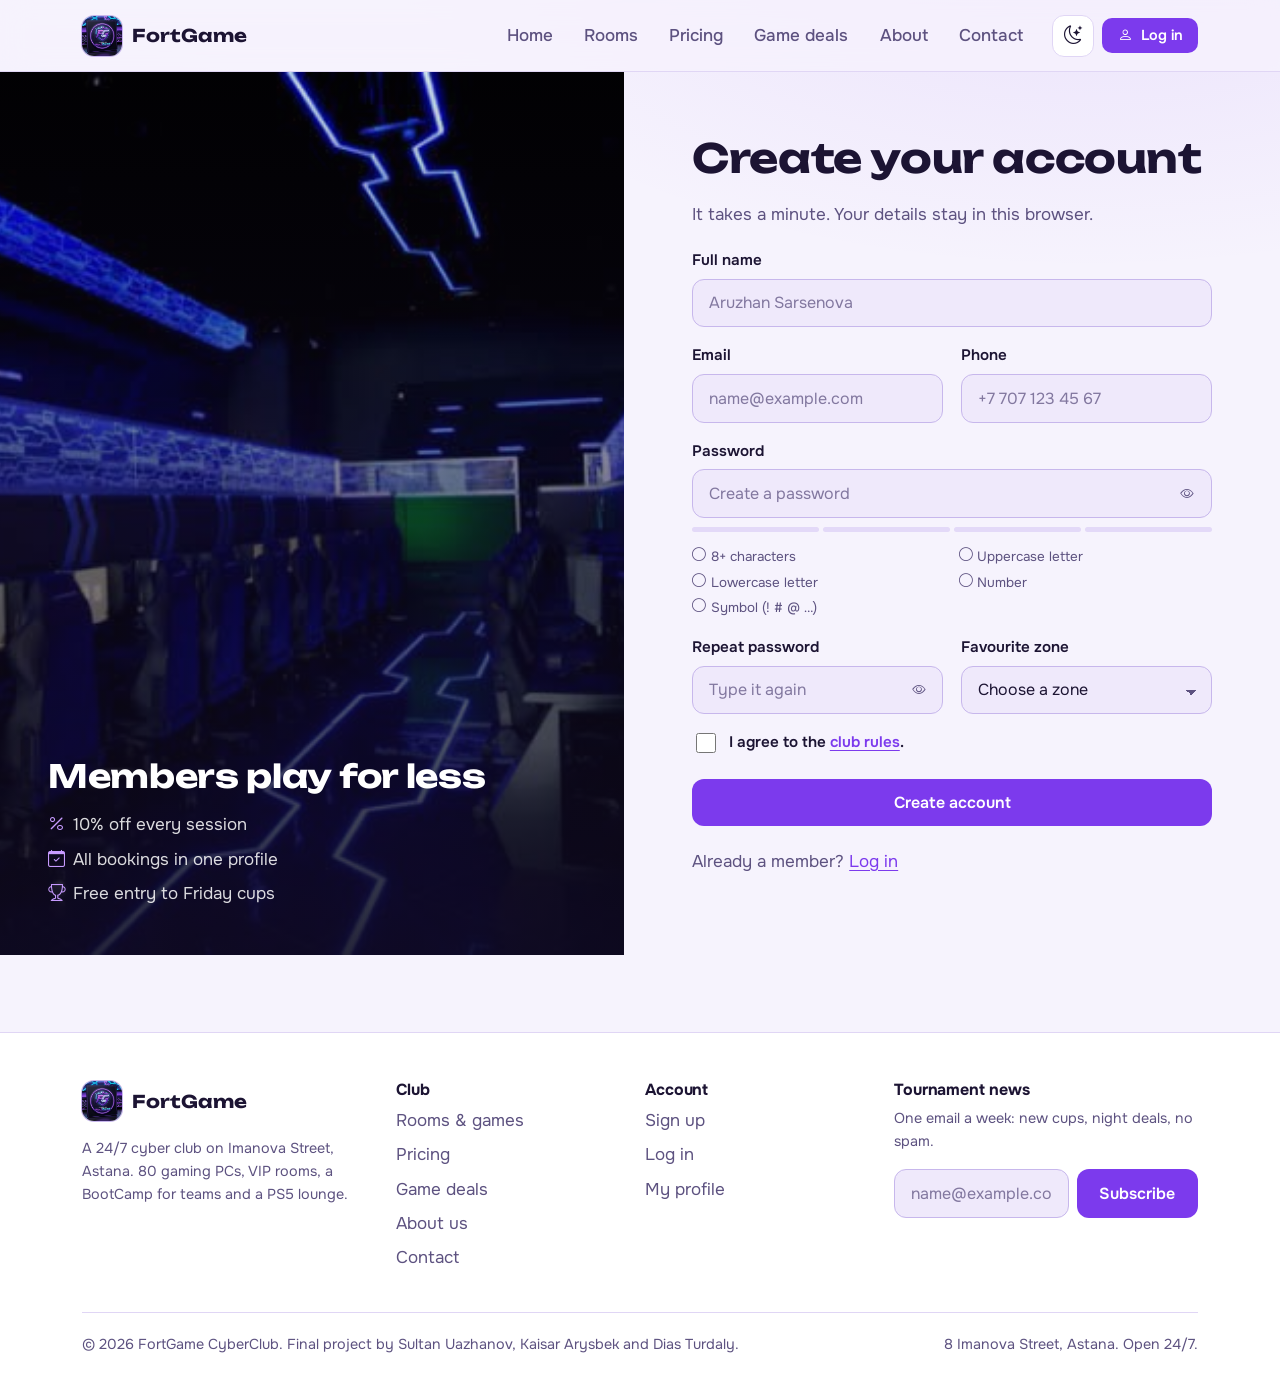
<file: signup.html>
<!DOCTYPE html>
<html lang="en" data-theme="dark">
<head>
    <meta charset="UTF-8">
    <meta name="viewport" content="width=device-width, initial-scale=1.0">
    <title>Sign up | FortGame CyberClub Astana</title>
    <meta name="description" content="Create a FortGame member account and get 10% off every gaming session.">
    <link rel="icon" href="images/logo.jpg">
    <link rel="preconnect" href="https://fonts.googleapis.com">
    <link rel="preconnect" href="https://fonts.gstatic.com" crossorigin>
    <link href="https://fonts.googleapis.com/css2?family=Onest:wght@400;500;600;700&family=Unbounded:wght@500;700&display=swap" rel="stylesheet">
    <link rel="stylesheet" href="https://cdn.jsdelivr.net/npm/bootstrap-icons@1.11.3/font/bootstrap-icons.min.css">
    <link rel="stylesheet" href="css/style.css">
    <!-- applies the saved light/dark theme before the page paints -->
    <script src="js/theme.js"></script>
</head>
<body>
<a class="skip-link" href="#main">Skip to content</a>
<header class="site-header">
    <div class="container header-inner">
        <a class="brand" href="index.html">
            <img src="images/logo.jpg" alt="FortGame logo" width="40" height="40">
            <span>FortGame</span>
        </a>
        <nav class="main-nav" id="mainNav" aria-label="Main">
            <ul class="nav-list">
                <li><a href="index.html">Home</a></li>
                <li><a href="rooms.html">Rooms</a></li>
                <li><a href="pricing.html">Pricing</a></li>
                <li><a href="games.html">Game deals</a></li>
                <li><a href="about.html">About</a></li>
                <li><a href="contact.html">Contact</a></li>
            </ul>
        </nav>
        <div class="header-actions">
            <button type="button" class="icon-btn" id="themeToggle" aria-label="Switch theme"><i class="bi bi-sun" aria-hidden="true"></i></button>
            <div id="authSlot"><a class="btn btn-primary btn-sm" href="login.html">Log in</a></div>
            <button type="button" class="icon-btn nav-toggle" id="navToggle" aria-controls="mainNav" aria-expanded="false" aria-label="Menu"><i class="bi bi-list" aria-hidden="true"></i></button>
        </div>
    </div>
</header>
<main id="main" class="auth">
    <div class="auth-visual">
        <img src="images/hall-main.jpg" alt="Main hall of the club with blue neon lights">
        <div class="auth-quote">
            <h2>Members play for less</h2>
            <ul>
                <li><i class="bi bi-percent" aria-hidden="true"></i>10% off every session</li>
                <li><i class="bi bi-calendar-check" aria-hidden="true"></i>All bookings in one profile</li>
                <li><i class="bi bi-trophy" aria-hidden="true"></i>Free entry to Friday cups</li>
            </ul>
        </div>
    </div>
    <div class="auth-form-side">
        <div class="auth-card">
            <h1>Create your account</h1>
            <p class="muted">It takes a minute. Your details stay in this browser.</p>
            <div class="form-alert ok" id="signupAlert" hidden role="status"><i class="bi bi-check-circle" aria-hidden="true"></i><span></span></div>
            <form id="signupForm" novalidate style="margin-top:1.25rem">
                <div class="form-grid">
                    <div class="field full">
                        <label for="suName">Full name</label>
                        <input class="input" type="text" id="suName" placeholder="Aruzhan Sarsenova" autocomplete="name">
                        <p class="field-error" id="suName-error" aria-live="polite"></p>
                    </div>
                    <div class="field ">
                        <label for="suEmail">Email</label>
                        <input class="input" type="text" id="suEmail" placeholder="name@example.com" autocomplete="email" inputmode="email">
                        <p class="field-error" id="suEmail-error" aria-live="polite"></p>
                    </div>
                    <div class="field ">
                        <label for="suPhone">Phone</label>
                        <input class="input" type="tel" id="suPhone" placeholder="+7 707 123 45 67" autocomplete="tel" inputmode="tel">
                        <p class="field-error" id="suPhone-error" aria-live="polite"></p>
                    </div>
                    <div class="field full">
                        <label for="suPassword">Password</label>
                        <div class="input-wrap">
                            <input class="input" type="password" id="suPassword" placeholder="Create a password" autocomplete="new-password">
                            <button type="button" class="reveal" data-target="suPassword" aria-label="Show password"><i class="bi bi-eye" aria-hidden="true"></i></button>
                        </div>
                        <div class="strength" id="suStrength" data-level="0" aria-hidden="true"><span></span><span></span><span></span><span></span></div>
                        <ul class="rules" id="suRules">
                            <li data-rule="length">8+ characters</li>
                            <li data-rule="upper">Uppercase letter</li>
                            <li data-rule="lower">Lowercase letter</li>
                            <li data-rule="number">Number</li>
                            <li data-rule="symbol">Symbol (! # @ …)</li>
                        </ul>
                        <p class="field-error" id="suPassword-error" aria-live="polite"></p>
                    </div>
                    <div class="field ">
                        <label for="suConfirm">Repeat password</label>
                        <div class="input-wrap">
                            <input class="input" type="password" id="suConfirm" placeholder="Type it again" autocomplete="new-password">
                            <button type="button" class="reveal" data-target="suConfirm" aria-label="Show password"><i class="bi bi-eye" aria-hidden="true"></i></button>
                        </div>
                        <p class="field-error" id="suConfirm-error" aria-live="polite"></p>
                    </div>
                    <div class="field ">
                        <label for="suZone">Favourite zone</label>
                        <select class="select" id="suZone">
                            <option value="">Choose a zone</option>
                            <option value="standard">Standard Hall</option>
                            <option value="vip">VIP Room</option>
                            <option value="ps5">PS5 Lounge</option>
                        </select>
                        <p class="field-error" id="suZone-error" aria-live="polite"></p>
                    </div>
                    <div class="field full">
                        <label class="check" for="suTerms"><input type="checkbox" id="suTerms"><span>I agree to the <a href="about.html">club rules</a>.</span></label>
                        <p class="field-error" id="suTerms-error" aria-live="polite"></p>
                    </div>
                </div>
                <button type="submit" class="btn btn-primary btn-block" style="margin-top:1.4rem">Create account</button>
            </form>
            <p class="auth-switch">Already a member? <a href="login.html">Log in</a></p>
        </div>
    </div>
</main>
<footer class="site-footer">
    <div class="container">
        <div class="footer-grid">
            <div>
                <a class="brand" href="index.html"><img src="images/logo.jpg" alt="" width="40" height="40"><span>FortGame</span></a>
                <p class="muted small" style="margin-top:1rem">A 24/7 cyber club on Imanova Street, Astana. 80 gaming PCs, VIP rooms, a BootCamp for teams and a PS5 lounge.</p>
            </div>
            <div>
                <h3>Club</h3>
                <ul class="footer-links">
                    <li><a href="rooms.html">Rooms &amp; games</a></li>
                    <li><a href="pricing.html">Pricing</a></li>
                    <li><a href="games.html">Game deals</a></li>
                    <li><a href="about.html">About us</a></li>
                    <li><a href="contact.html">Contact</a></li>
                </ul>
            </div>
            <div>
                <h3>Account</h3>
                <ul class="footer-links">
                    <li><a href="signup.html">Sign up</a></li>
                    <li><a href="login.html">Log in</a></li>
                    <li><a href="profile.html">My profile</a></li>
                </ul>
            </div>
            <div>
                <h3>Tournament news</h3>
                <p class="muted small">One email a week: new cups, night deals, no spam.</p>
                <form id="newsletterForm" novalidate>
                    <label class="visually-hidden" for="newsEmail">Email</label>
                    <div class="newsletter">
                        <input class="input" type="text" inputmode="email" id="newsEmail" placeholder="name@example.com" autocomplete="email">
                        <button class="btn btn-primary" type="submit">Subscribe</button>
                    </div>
                    <p class="field-error" id="newsEmail-error" aria-live="polite"></p>
                </form>
            </div>
        </div>
        <div class="footer-bottom">
            <span>&copy; <span id="year">2026</span> FortGame CyberClub. Final project by Sultan Uazhanov, Kaisar Arysbek and Dias Turdaly.</span>
            <span>8 Imanova Street, Astana. Open 24/7.</span>
        </div>
    </div>
</footer>
<script src="js/storage.js"></script>
<script src="js/validation.js"></script>
<script src="js/script.js"></script>
<script src="js/auth-forms.js"></script>
</body>
</html>
</file>
<file: css/style.css>
/* ==========================================================================
   FortGame CyberClub — main stylesheet
   Structure:
   1. Design tokens (light + dark themes)
   2. Base & typography
   3. Layout helpers
   4. Header & navigation
   5. Buttons, chips, badges
   6. Forms & validation states
   7. Page sections (hero, seat map, zones, pricing, games, FAQ, auth, profile)
   8. Modal, toast, footer
   9. Animations & reduced motion
   10. Responsive breakpoints
   ========================================================================== */

/* ---------- 1. Design tokens ---------- */
:root {
    /* Dark theme is the default: the club itself is a dark, neon-lit room */
    --bg: #0f0a1f;
    --bg-glow: radial-gradient(1200px 600px at 85% -10%, rgba(178, 107, 255, .18), transparent 60%),
               radial-gradient(900px 500px at -10% 30%, rgba(63, 216, 255, .08), transparent 60%);
    --surface: #18112e;
    --surface-2: #221840;
    --surface-3: #2c2052;
    --line: rgba(186, 160, 255, .16);
    --line-strong: rgba(186, 160, 255, .32);
    --text: #efeaff;
    --muted: #b0a6cc;
    --accent: #b26bff;
    --accent-strong: #9a4dff;
    --accent-soft: rgba(178, 107, 255, .16);
    --accent-2: #3fd8ff;
    --on-accent: #12081f;
    --ok: #3ee38c;
    --ok-soft: rgba(62, 227, 140, .14);
    --busy: #ff5c7a;
    --danger: #ff6b86;
    --danger-soft: rgba(255, 92, 122, .12);
    --shadow: 0 18px 50px -20px rgba(0, 0, 0, .7);
    --glow: 0 0 0 1px rgba(178, 107, 255, .5), 0 10px 40px -8px rgba(178, 107, 255, .55);

    --font-display: "Unbounded", "Segoe UI", sans-serif;
    --font-body: "Onest", "Segoe UI", system-ui, sans-serif;

    --radius-lg: 22px;
    --radius-md: 14px;
    --radius-sm: 8px;
    --container: 1180px;
    --header-h: 72px;
    --ease: cubic-bezier(.2, .8, .2, 1);
}

[data-theme="light"] {
    --bg: #f6f3fd;
    --bg-glow: radial-gradient(1200px 600px at 85% -10%, rgba(124, 58, 237, .10), transparent 60%),
               radial-gradient(900px 500px at -10% 30%, rgba(8, 145, 178, .06), transparent 60%);
    --surface: #ffffff;
    --surface-2: #efe9fb;
    --surface-3: #e3d9f8;
    --line: #e0d6f5;
    --line-strong: #c7b7ec;
    --text: #1c1433;
    --muted: #5d5280;
    --accent: #7c3aed;
    --accent-strong: #6425d6;
    --accent-soft: rgba(124, 58, 237, .10);
    --accent-2: #0a87a8;
    --on-accent: #ffffff;
    --ok: #12924f;
    --ok-soft: rgba(18, 146, 79, .10);
    --busy: #d4234a;
    --danger: #c81e45;
    --danger-soft: rgba(200, 30, 69, .08);
    --shadow: 0 18px 40px -22px rgba(60, 30, 120, .35);
    --glow: 0 0 0 1px rgba(124, 58, 237, .4), 0 10px 30px -10px rgba(124, 58, 237, .45);
}

/* ---------- 2. Base & typography ---------- */
*, *::before, *::after { box-sizing: border-box; }

html { scroll-behavior: smooth; -webkit-text-size-adjust: 100%; }

body {
    margin: 0;
    min-height: 100vh;
    display: flex;
    flex-direction: column;
    background: var(--bg-glow), var(--bg);
    background-attachment: fixed;
    color: var(--text);
    font-family: var(--font-body);
    font-size: 1.0625rem;
    line-height: 1.6;
    transition: background-color .4s var(--ease), color .4s var(--ease);
}

main { flex: 1; }

img { max-width: 100%; display: block; }

h1, h2, h3, h4 {
    font-family: var(--font-display);
    font-weight: 700;
    line-height: 1.12;
    letter-spacing: -0.01em;
    margin: 0 0 .5em;
}
h1 { font-size: clamp(2.1rem, 5.2vw, 4rem); }
h2 { font-size: clamp(1.6rem, 3.2vw, 2.4rem); }
h3 { font-size: 1.25rem; }
h4 { font-size: 1.05rem; }

p { margin: 0 0 1rem; }
.lead { font-size: clamp(1.05rem, 1.6vw, 1.25rem); color: var(--muted); max-width: 60ch; }
.muted { color: var(--muted); }
.small { font-size: .9rem; }

a { color: var(--accent); text-underline-offset: 3px; }
a:hover { color: var(--accent-strong); }

:focus-visible {
    outline: 3px solid var(--accent-2);
    outline-offset: 3px;
    border-radius: 6px;
}

.visually-hidden {
    position: absolute !important;
    width: 1px; height: 1px;
    padding: 0; margin: -1px;
    overflow: hidden; clip: rect(0 0 0 0);
    white-space: nowrap; border: 0;
}

.skip-link {
    position: absolute; left: 1rem; top: -60px; z-index: 200;
    background: var(--accent); color: var(--on-accent);
    padding: .6rem 1rem; border-radius: var(--radius-sm);
    font-weight: 600; text-decoration: none;
}
.skip-link:focus { top: 1rem; }

/* ---------- 3. Layout helpers ---------- */
.container {
    width: 100%;
    max-width: var(--container);
    margin-inline: auto;
    padding-inline: clamp(1rem, 4vw, 2rem);
}

.section { padding-block: clamp(3rem, 7vw, 5.5rem); }
.section-tight { padding-block: clamp(2rem, 4vw, 3rem); }

.section-head { max-width: 680px; margin-bottom: 2.25rem; }
.section-head p { color: var(--muted); }

.split {
    display: grid;
    grid-template-columns: repeat(2, minmax(0, 1fr));
    gap: clamp(1.5rem, 4vw, 3.5rem);
    align-items: center;
}

.grid-3 { display: grid; grid-template-columns: repeat(3, minmax(0, 1fr)); gap: 1.25rem; }
.grid-4 { display: grid; grid-template-columns: repeat(4, minmax(0, 1fr)); gap: 1.25rem; }

.panel {
    background: var(--surface);
    border: 1px solid var(--line);
    border-radius: var(--radius-lg);
    padding: clamp(1.25rem, 3vw, 2rem);
    box-shadow: var(--shadow);
}

.rounded-img {
    border-radius: var(--radius-lg);
    border: 1px solid var(--line);
    width: 100%;
    height: 100%;
    object-fit: cover;
}

/* ---------- 4. Header & navigation ---------- */
.site-header {
    position: sticky; top: 0; z-index: 100;
    height: var(--header-h);
    background: color-mix(in srgb, var(--bg) 78%, transparent);
    backdrop-filter: blur(14px) saturate(140%);
    -webkit-backdrop-filter: blur(14px) saturate(140%);
    border-bottom: 1px solid var(--line);
}

.header-inner {
    height: 100%;
    display: flex;
    align-items: center;
    gap: 1rem;
}

.brand {
    display: flex; align-items: center; gap: .65rem;
    text-decoration: none; color: var(--text);
    font-family: var(--font-display); font-weight: 700; font-size: 1.1rem;
}
.brand img {
    width: 40px; height: 40px; border-radius: 12px;
    box-shadow: 0 0 0 1px var(--line-strong);
    transition: transform .5s var(--ease);
}
.brand:hover { color: var(--text); }
.brand:hover img { transform: rotate(-8deg) scale(1.06); }

.main-nav { margin-left: auto; }
.nav-list { display: flex; gap: .25rem; list-style: none; margin: 0; padding: 0; }
.nav-list a {
    display: block;
    padding: .5rem .85rem;
    border-radius: 999px;
    color: var(--muted);
    text-decoration: none;
    font-weight: 500;
    transition: color .2s, background-color .2s;
}
.nav-list a:hover { color: var(--text); background: var(--surface-2); }
.nav-list a[aria-current="page"] { color: var(--text); background: var(--accent-soft); }

.header-actions { display: flex; align-items: center; gap: .5rem; }

.icon-btn {
    width: 42px; height: 42px;
    display: inline-grid; place-items: center;
    border-radius: 12px;
    border: 1px solid var(--line);
    background: var(--surface);
    color: var(--text);
    font-size: 1.15rem;
    cursor: pointer;
    transition: border-color .2s, background-color .2s, transform .2s;
}
.icon-btn:hover { border-color: var(--accent); background: var(--surface-2); }
.icon-btn i { transition: transform .6s var(--ease); }
/* Theme switch: icon spins on hover */
#themeToggle:hover i { transform: rotate(180deg); }

.nav-toggle { display: none; }

.user-chip {
    display: inline-flex; align-items: center; gap: .5rem;
    padding: .3rem .8rem .3rem .3rem;
    border-radius: 999px;
    border: 1px solid var(--line);
    background: var(--surface);
    color: var(--text); text-decoration: none; font-weight: 600; font-size: .95rem;
    transition: border-color .2s;
}
.user-chip:hover { border-color: var(--accent); color: var(--text); }

.avatar {
    width: 32px; height: 32px; border-radius: 50%;
    display: inline-grid; place-items: center;
    background: linear-gradient(135deg, var(--accent), var(--accent-2));
    color: #fff; font-weight: 700; font-size: .85rem;
    font-family: var(--font-display);
}

/* ---------- 5. Buttons, chips, badges ---------- */
.btn {
    --btn-bg: var(--surface-2);
    --btn-fg: var(--text);
    position: relative;
    overflow: hidden;
    display: inline-flex; align-items: center; justify-content: center; gap: .55rem;
    padding: .8rem 1.35rem;
    border-radius: 12px;
    border: 1px solid transparent;
    background: var(--btn-bg);
    color: var(--btn-fg);
    font: 600 1rem/1.2 var(--font-body);
    text-decoration: none;
    cursor: pointer;
    transition: transform .25s var(--ease), box-shadow .25s var(--ease), background-color .2s, border-color .2s, color .2s;
}
.btn:hover { color: var(--btn-fg); transform: translateY(-2px); }
.btn:active { transform: translateY(0) scale(.98); }
.btn i { transition: transform .3s var(--ease); }
.btn:hover i { transform: translateX(3px); }

.btn-primary { --btn-bg: var(--accent); --btn-fg: var(--on-accent); }
.btn-primary:hover { box-shadow: var(--glow); background: var(--accent-strong); }
/* light sweep across primary buttons on hover */
.btn-primary::after {
    content: "";
    position: absolute; inset: 0;
    background: linear-gradient(110deg, transparent 30%, rgba(255, 255, 255, .35) 50%, transparent 70%);
    transform: translateX(-120%);
    transition: transform .7s var(--ease);
}
.btn-primary:hover::after { transform: translateX(120%); }

.btn-ghost { --btn-bg: transparent; border-color: var(--line-strong); }
.btn-ghost:hover { border-color: var(--accent); background: var(--accent-soft); }

.btn-danger { --btn-bg: transparent; --btn-fg: var(--danger); border-color: color-mix(in srgb, var(--danger) 45%, transparent); }
.btn-danger:hover { background: var(--danger-soft); }

.btn-sm { padding: .5rem .9rem; font-size: .9rem; border-radius: 10px; }
.btn-block { width: 100%; }
.btn[disabled] { opacity: .6; cursor: progress; transform: none; }

.spinner {
    width: 1.1em; height: 1.1em;
    border: 2px solid currentColor; border-right-color: transparent;
    border-radius: 50%;
    animation: spin .7s linear infinite;
}

.chip {
    display: inline-flex; align-items: center; gap: .4rem;
    padding: .45rem .95rem;
    border-radius: 999px;
    border: 1px solid var(--line-strong);
    background: transparent;
    color: var(--muted);
    font: 500 .95rem var(--font-body);
    cursor: pointer;
    transition: all .2s var(--ease);
}
.chip:hover { color: var(--text); border-color: var(--accent); }
.chip[aria-pressed="true"] { background: var(--accent); border-color: var(--accent); color: var(--on-accent); }

.badge {
    display: inline-flex; align-items: center; gap: .35rem;
    padding: .2rem .65rem;
    border-radius: 999px;
    background: var(--accent-soft);
    color: var(--accent);
    font-size: .82rem; font-weight: 600;
}
.badge-ok { background: var(--ok-soft); color: var(--ok); }

/* ---------- 6. Forms & validation ---------- */
.form-grid { display: grid; grid-template-columns: repeat(2, minmax(0, 1fr)); gap: 1rem 1.1rem; }
.form-grid .full { grid-column: 1 / -1; }

.field { display: flex; flex-direction: column; gap: .4rem; }
.field label { font-weight: 600; font-size: .95rem; }
.field .hint { font-size: .85rem; color: var(--muted); }

.input, .select, .textarea {
    width: 100%;
    padding: .8rem 1rem;
    border-radius: 12px;
    border: 1px solid var(--line-strong);
    background: var(--surface-2);
    color: var(--text);
    font: 400 1rem var(--font-body);
    transition: border-color .2s, box-shadow .2s, background-color .2s;
}
.textarea { min-height: 140px; resize: vertical; }
.select { appearance: none; background-image: linear-gradient(45deg, transparent 50%, var(--muted) 50%), linear-gradient(135deg, var(--muted) 50%, transparent 50%); background-position: calc(100% - 20px) 55%, calc(100% - 15px) 55%; background-size: 5px 5px; background-repeat: no-repeat; padding-right: 2.5rem; }
.input::placeholder, .textarea::placeholder { color: color-mix(in srgb, var(--muted) 75%, transparent); }
.input:hover, .select:hover, .textarea:hover { border-color: var(--accent); }
.input:focus, .select:focus, .textarea:focus {
    outline: none;
    border-color: var(--accent);
    box-shadow: 0 0 0 4px var(--accent-soft);
}

.input-wrap { position: relative; }
.input-wrap .input { padding-right: 3rem; }
.input-wrap .reveal {
    position: absolute; right: .4rem; top: 50%; transform: translateY(-50%);
    width: 38px; height: 38px; border: 0; border-radius: 8px;
    background: transparent; color: var(--muted); cursor: pointer;
}
.input-wrap .reveal:hover { color: var(--text); background: var(--surface-3); }

/* JS adds .is-invalid / .is-valid; messages render in .field-error */
.is-invalid { border-color: var(--danger) !important; box-shadow: 0 0 0 4px var(--danger-soft) !important; }
.is-valid { border-color: var(--ok) !important; }
.field-error {
    min-height: 0;
    color: var(--danger);
    font-size: .88rem; font-weight: 500;
    display: flex; align-items: center; gap: .35rem;
}
.field-error:empty { display: none; }
.field-error::before { content: "\F33A"; font-family: "bootstrap-icons"; }

.check { display: flex; gap: .6rem; align-items: flex-start; cursor: pointer; }
.check input { width: 20px; height: 20px; margin-top: .2rem; accent-color: var(--accent); flex-shrink: 0; }

.form-alert {
    padding: .85rem 1rem;
    border-radius: 12px;
    font-weight: 500;
    display: flex; gap: .6rem; align-items: center;
}
.form-alert[hidden] { display: none; }
.form-alert.ok { background: var(--ok-soft); color: var(--ok); }
.form-alert.err { background: var(--danger-soft); color: var(--danger); }

.strength { display: grid; grid-template-columns: repeat(4, 1fr); gap: 4px; margin-top: .2rem; }
.strength span { height: 5px; border-radius: 3px; background: var(--surface-3); transition: background-color .3s; }
.strength[data-level="1"] span:nth-child(-n+1) { background: var(--busy); }
.strength[data-level="2"] span:nth-child(-n+2) { background: #f5a524; }
.strength[data-level="3"] span:nth-child(-n+3) { background: var(--accent-2); }
.strength[data-level="4"] span { background: var(--ok); }

.rules { list-style: none; padding: 0; margin: .3rem 0 0; display: grid; grid-template-columns: 1fr 1fr; gap: .15rem .8rem; font-size: .84rem; color: var(--muted); }
.rules li::before { content: "\F28A"; font-family: "bootstrap-icons"; margin-right: .35rem; }
.rules li.met { color: var(--ok); }
.rules li.met::before { content: "\F26A"; }

.stepper { display: flex; align-items: center; border: 1px solid var(--line-strong); border-radius: 12px; overflow: hidden; background: var(--surface-2); }
.stepper button { width: 46px; height: 46px; border: 0; background: transparent; color: var(--text); font-size: 1.2rem; cursor: pointer; transition: background-color .2s; }
.stepper button:hover { background: var(--accent-soft); color: var(--accent); }
.stepper output { flex: 1; text-align: center; font-weight: 700; font-family: var(--font-display); }

/* ---------- 7. Page sections ---------- */

/* Home hero: headline + live seat map */
.hero { padding-block: clamp(2.5rem, 6vw, 5rem) clamp(3rem, 6vw, 4.5rem); }
.hero-grid { display: grid; grid-template-columns: 1.05fr 1fr; gap: clamp(2rem, 5vw, 4rem); align-items: center; }
.hero h1 { margin-bottom: 1.25rem; }
.hero h1 .line { display: block; }
.hero-title-outline { color: transparent; -webkit-text-stroke: 1.5px var(--text); }
.hero-actions { display: flex; flex-wrap: wrap; gap: .75rem; margin-top: 1.75rem; }
.hero-meta { display: flex; flex-wrap: wrap; gap: 1.5rem; margin-top: 2.25rem; color: var(--muted); font-size: .95rem; }
.hero-meta span { display: inline-flex; align-items: center; gap: .45rem; }
.hero-meta i { color: var(--accent); font-size: 1.1rem; }

/* The seat map: the club's 80 PCs drawn as a grid, the one "loud" element */
.seatmap {
    position: relative;
    background: var(--surface);
    border: 1px solid var(--line);
    border-radius: var(--radius-lg);
    padding: 1.4rem;
    box-shadow: var(--shadow);
    overflow: hidden;
}
.seatmap::before {
    content: "";
    position: absolute; inset: -40% -20% auto auto;
    width: 320px; height: 320px;
    background: radial-gradient(circle, var(--accent-soft), transparent 70%);
    pointer-events: none;
}
.seatmap-head { display: flex; justify-content: space-between; align-items: flex-start; gap: 1rem; margin-bottom: 1.1rem; }
.seatmap-free { font-family: var(--font-display); font-size: clamp(2.2rem, 4vw, 3rem); line-height: 1; color: var(--ok); }
.seatmap-free small { font-size: .9rem; color: var(--muted); font-family: var(--font-body); margin-left: .35rem; }
.seatmap-zone { margin-top: .9rem; }
.seatmap-zone h3 { font-family: var(--font-body); font-size: .9rem; font-weight: 600; color: var(--muted); margin-bottom: .45rem; }
.seats { display: grid; grid-template-columns: repeat(20, 1fr); gap: 5px; }
.seatmap-pair { display: grid; grid-template-columns: 1fr 1fr; gap: 0 5px; }
.seatmap-pair .seats { grid-template-columns: repeat(10, 1fr); }
.seat {
    aspect-ratio: 1;
    border-radius: 4px;
    background: var(--ok);
    opacity: 0;
    transform: scale(.4);
    animation: seatIn .5s var(--ease) forwards;
    cursor: default;
    transition: transform .15s;
}
.seat.busy { background: var(--surface-3); }
.seat:hover { transform: scale(1.35); z-index: 1; }
.seatmap-legend { display: flex; gap: 1.1rem; margin-top: 1.1rem; font-size: .85rem; color: var(--muted); flex-wrap: wrap; }
.seatmap-legend span { display: inline-flex; align-items: center; gap: .4rem; }
.dot { width: 10px; height: 10px; border-radius: 3px; background: var(--ok); }
.dot.busy { background: var(--surface-3); border: 1px solid var(--line-strong); }
.seat-tip { margin-top: .6rem; min-height: 1.4em; font-size: .9rem; color: var(--text); }

/* Feature list */
.feature { padding: 1.5rem; border-radius: var(--radius-md); background: var(--surface); border: 1px solid var(--line); transition: border-color .25s, transform .25s var(--ease); }
.feature:hover { border-color: var(--line-strong); transform: translateY(-3px); }
.feature i { font-size: 1.6rem; color: var(--accent); display: inline-block; margin-bottom: .8rem; transition: transform .5s var(--ease); }
.feature:hover i { transform: rotate(-12deg) scale(1.12); }
.feature p { color: var(--muted); margin: 0; }

/* Zone cards with photos */
.zone-card {
    display: flex; flex-direction: column;
    background: var(--surface);
    border: 1px solid var(--line);
    border-radius: var(--radius-lg);
    overflow: hidden;
    transition: transform .35s var(--ease), box-shadow .35s var(--ease), border-color .35s;
}
.zone-card:hover { transform: translateY(-6px); box-shadow: var(--glow); border-color: transparent; }
.zone-media { aspect-ratio: 16 / 10; overflow: hidden; position: relative; }
.zone-media img { width: 100%; height: 100%; object-fit: cover; transition: transform .8s var(--ease); }
.zone-card:hover .zone-media img { transform: scale(1.07); }
.zone-media .badge { position: absolute; left: 1rem; top: 1rem; background: rgba(15, 10, 31, .75); color: #fff; backdrop-filter: blur(6px); }
.zone-body { padding: 1.4rem; display: flex; flex-direction: column; gap: .75rem; flex: 1; }
.zone-body p { color: var(--muted); margin: 0; }
.zone-specs { list-style: none; padding: 0; margin: 0; display: grid; gap: .35rem; font-size: .95rem; }
.zone-specs li { display: flex; gap: .5rem; align-items: center; }
.zone-specs i { color: var(--accent); }
.zone-foot { margin-top: auto; display: flex; align-items: center; justify-content: space-between; gap: 1rem; padding-top: .5rem; flex-wrap: wrap; }
.price-tag { font-family: var(--font-display); font-size: 1.35rem; }
.price-tag small { font-family: var(--font-body); font-size: .85rem; color: var(--muted); }

/* Stats strip */
.stats { display: grid; grid-template-columns: repeat(4, 1fr); border: 1px solid var(--line); border-radius: var(--radius-lg); background: var(--surface); overflow: hidden; }
.stat { padding: 1.6rem 1.4rem; border-right: 1px solid var(--line); }
.stat:last-child { border-right: 0; }
.stat strong { display: block; font-family: var(--font-display); font-size: clamp(1.8rem, 3.5vw, 2.6rem); line-height: 1.1; }
.stat span { color: var(--muted); font-size: .95rem; }

/* Banner with photo background */
.banner {
    position: relative;
    border-radius: var(--radius-lg);
    overflow: hidden;
    min-height: 340px;
    display: flex; align-items: flex-end;
    color: #fff;
}
.banner img { position: absolute; inset: 0; width: 100%; height: 100%; object-fit: cover; }
.banner::after { content: ""; position: absolute; inset: 0; background: linear-gradient(90deg, rgba(15, 10, 31, .92) 0%, rgba(15, 10, 31, .55) 55%, rgba(15, 10, 31, .1) 100%); }
.banner-body { position: relative; z-index: 1; padding: clamp(1.5rem, 4vw, 3rem); max-width: 560px; }
.banner-body p { color: rgba(255, 255, 255, .82); }

/* Inner page heading */
.page-head { padding-block: clamp(2.5rem, 6vw, 4rem) clamp(1.5rem, 3vw, 2rem); }
.page-head .lead { margin-bottom: 0; }
.crumbs { display: flex; gap: .5rem; font-size: .9rem; color: var(--muted); margin-bottom: 1rem; }
.crumbs a { color: var(--muted); text-decoration: none; }
.crumbs a:hover { color: var(--accent); }

/* Photo collage on About */
.collage { display: grid; grid-template-columns: 1.4fr 1fr; grid-template-rows: 1fr 1fr; gap: 1rem; height: 440px; }
.collage img { border-radius: var(--radius-md); width: 100%; height: 100%; object-fit: cover; border: 1px solid var(--line); }
.collage img:first-child { grid-row: span 2; border-radius: var(--radius-lg); }

/* Team */
.team-card { text-align: left; padding: 1.5rem; border-radius: var(--radius-md); background: var(--surface); border: 1px solid var(--line); transition: transform .3s var(--ease), border-color .3s; }
.team-card:hover { transform: translateY(-4px); border-color: var(--accent); }
.team-card .avatar { width: 64px; height: 64px; font-size: 1.3rem; margin-bottom: 1rem; transition: transform .6s var(--ease); }
.team-card:hover .avatar { transform: rotate(360deg); }
.team-card p { color: var(--muted); margin: 0; font-size: .95rem; }

/* Timeline (About) — a real sequence, so it is numbered by year */
.timeline { list-style: none; padding: 0; margin: 0; border-left: 2px solid var(--line-strong); }
.timeline li { position: relative; padding: 0 0 1.6rem 1.6rem; }
.timeline li::before { content: ""; position: absolute; left: -7px; top: .35rem; width: 12px; height: 12px; border-radius: 50%; background: var(--accent); box-shadow: 0 0 0 4px var(--accent-soft); }
.timeline strong { font-family: var(--font-display); display: block; }
.timeline p { color: var(--muted); margin: .2rem 0 0; }

/* Rules list */
.rule-list { list-style: none; padding: 0; margin: 0; display: grid; gap: .9rem; }
.rule-list li { display: flex; gap: .8rem; align-items: flex-start; }
.rule-list i { color: var(--accent-2); font-size: 1.2rem; margin-top: .1rem; }

/* Pricing */
.billing-switch { display: inline-flex; padding: 4px; background: var(--surface); border: 1px solid var(--line); border-radius: 999px; margin-bottom: 2rem; }
.billing-switch button { border: 0; background: transparent; color: var(--muted); padding: .55rem 1.2rem; border-radius: 999px; font: 600 .95rem var(--font-body); cursor: pointer; transition: all .25s var(--ease); }
.billing-switch button[aria-pressed="true"] { background: var(--accent); color: var(--on-accent); }

.plan { position: relative; display: flex; flex-direction: column; gap: 1rem; padding: 1.8rem; border-radius: var(--radius-lg); background: var(--surface); border: 1px solid var(--line); transition: transform .35s var(--ease), box-shadow .35s; }
.plan:hover { transform: translateY(-6px); box-shadow: var(--shadow); }
.plan.featured { border-color: var(--accent); box-shadow: var(--glow); }
.plan.featured .badge { position: absolute; top: -12px; right: 1.5rem; background: var(--accent); color: var(--on-accent); }
.plan-price { font-family: var(--font-display); font-size: 2.4rem; line-height: 1; }
.plan-price small { font-size: .95rem; color: var(--muted); font-family: var(--font-body); }
.plan-price .amount { display: inline-block; transition: opacity .2s, transform .2s; }
.plan-price .amount.flip { opacity: 0; transform: translateY(-8px); }
.plan ul { list-style: none; padding: 0; margin: 0; display: grid; gap: .5rem; flex: 1; }
.plan li { display: flex; gap: .55rem; }
.plan li i { color: var(--ok); }

.table-wrap { overflow-x: auto; border: 1px solid var(--line); border-radius: var(--radius-md); background: var(--surface); }
.table { width: 100%; border-collapse: collapse; min-width: 560px; }
.table th, .table td { padding: 1rem 1.2rem; text-align: left; border-bottom: 1px solid var(--line); }
.table th { font-size: .9rem; color: var(--muted); font-weight: 600; background: var(--surface-2); }
.table tr:last-child td { border-bottom: 0; }
.table tbody tr { transition: background-color .2s; }
.table tbody tr:hover { background: var(--accent-soft); }

.calc-total { font-family: var(--font-display); font-size: clamp(2rem, 4vw, 2.8rem); color: var(--accent); line-height: 1.1; }

/* Filter toolbar (rooms games list + game deals) */
.toolbar { display: flex; flex-wrap: wrap; gap: .75rem; align-items: center; margin-bottom: 1.5rem; }
.search-box { position: relative; flex: 1 1 280px; }
.search-box i { position: absolute; left: 1rem; top: 50%; transform: translateY(-50%); color: var(--muted); pointer-events: none; }
.search-box .input { padding-left: 2.7rem; }
.chips { display: flex; flex-wrap: wrap; gap: .5rem; }
.result-count { color: var(--muted); font-size: .95rem; margin-bottom: 1rem; }

.game-list { display: grid; grid-template-columns: repeat(auto-fill, minmax(220px, 1fr)); gap: .9rem; }
.game-item { display: flex; align-items: center; gap: .9rem; padding: .9rem 1rem; border-radius: var(--radius-md); background: var(--surface); border: 1px solid var(--line); animation: popIn .35s var(--ease); transition: border-color .2s, transform .2s; }
.game-item:hover { border-color: var(--accent); transform: translateX(3px); }
.game-icon { width: 42px; height: 42px; border-radius: 10px; display: grid; place-items: center; background: var(--accent-soft); color: var(--accent); font-size: 1.2rem; flex-shrink: 0; }
.game-item strong { display: block; line-height: 1.25; }
.game-item span { font-size: .85rem; color: var(--muted); }

.empty-state { text-align: center; padding: 3rem 1rem; color: var(--muted); border: 1px dashed var(--line-strong); border-radius: var(--radius-md); }
.empty-state i { font-size: 2rem; display: block; margin-bottom: .5rem; color: var(--accent); }

/* Game deals (API) */
.deals-grid { display: grid; grid-template-columns: repeat(auto-fill, minmax(260px, 1fr)); gap: 1.25rem; }
.deal { display: flex; flex-direction: column; background: var(--surface); border: 1px solid var(--line); border-radius: var(--radius-md); overflow: hidden; animation: popIn .4s var(--ease) both; transition: transform .3s var(--ease), box-shadow .3s, border-color .3s; }
.deal:hover { transform: translateY(-5px); box-shadow: var(--glow); border-color: transparent; }
.deal-media { aspect-ratio: 460 / 215; background: var(--surface-2); position: relative; overflow: hidden; }
.deal-media img { width: 100%; height: 100%; object-fit: cover; transition: transform .6s var(--ease); }
.deal:hover .deal-media img { transform: scale(1.06); }
.deal-off { position: absolute; top: .7rem; left: .7rem; background: var(--ok); color: #052814; font-weight: 700; font-size: .85rem; padding: .2rem .55rem; border-radius: 6px; }
.deal-body { padding: 1rem 1.1rem 1.1rem; display: flex; flex-direction: column; gap: .5rem; flex: 1; }
.deal-body h3 { font-family: var(--font-body); font-size: 1.05rem; font-weight: 700; margin: 0; }
.deal-meta { font-size: .85rem; color: var(--muted); display: flex; flex-wrap: wrap; gap: .3rem .9rem; }
.deal-prices { display: flex; align-items: baseline; gap: .6rem; margin-top: auto; }
.deal-prices strong { font-family: var(--font-display); font-size: 1.35rem; }
.deal-prices s { color: var(--muted); }
.deal-actions { display: flex; gap: .5rem; margin-top: .4rem; }
.deal-actions .btn { flex: 1; }
.deal-actions .save-btn { flex: 0 0 46px; }
.save-btn[aria-pressed="true"] { color: var(--busy); border-color: var(--busy); }
.save-btn[aria-pressed="true"] i { animation: heart .45s var(--ease); }

.skeleton { background: linear-gradient(90deg, var(--surface-2) 25%, var(--surface-3) 50%, var(--surface-2) 75%); background-size: 200% 100%; animation: shimmer 1.3s infinite; border-radius: var(--radius-md); height: 300px; }
.status-msg { display: flex; align-items: center; gap: .75rem; padding: 1rem 1.2rem; border-radius: var(--radius-md); margin-bottom: 1.25rem; }
.status-msg.err { background: var(--danger-soft); color: var(--danger); }
.status-msg.info { background: var(--accent-soft); color: var(--text); }

/* Contact */
.contact-list { list-style: none; padding: 0; margin: 0; display: grid; gap: 1.1rem; }
.contact-list li { display: flex; gap: 1rem; align-items: flex-start; }
.contact-list .game-icon { flex-shrink: 0; }
.contact-list strong { display: block; }
.contact-list span, .contact-list a { color: var(--muted); }
.map-frame { width: 100%; height: 320px; border: 0; border-radius: var(--radius-md); filter: saturate(.85); }
[data-theme="dark"] .map-frame, :root:not([data-theme]) .map-frame { filter: invert(.9) hue-rotate(200deg) saturate(.6) brightness(.95); }

.faq { display: grid; gap: .75rem; }
.faq-item { border: 1px solid var(--line); border-radius: var(--radius-md); background: var(--surface); overflow: hidden; transition: border-color .2s; }
.faq-item.open { border-color: var(--accent); }
.faq-q { width: 100%; display: flex; justify-content: space-between; align-items: center; gap: 1rem; padding: 1.1rem 1.25rem; background: none; border: 0; color: var(--text); font: 600 1.02rem var(--font-body); text-align: left; cursor: pointer; }
.faq-q i { transition: transform .35s var(--ease); color: var(--accent); flex-shrink: 0; }
.faq-item.open .faq-q i { transform: rotate(45deg); }
.faq-a { display: grid; grid-template-rows: 0fr; transition: grid-template-rows .35s var(--ease); }
.faq-item.open .faq-a { grid-template-rows: 1fr; }
.faq-a > div { overflow: hidden; }
.faq-a p { padding: 0 1.25rem 1.15rem; margin: 0; color: var(--muted); }
mark { background: color-mix(in srgb, var(--accent-2) 35%, transparent); color: inherit; border-radius: 3px; padding: 0 2px; }

/* Auth pages */
.auth { display: grid; grid-template-columns: 1fr 1.05fr; min-height: calc(100vh - var(--header-h)); }
.auth-visual { position: relative; overflow: hidden; }
.auth-visual img { position: absolute; inset: 0; width: 100%; height: 100%; object-fit: cover; }
.auth-visual::after { content: ""; position: absolute; inset: 0; background: linear-gradient(180deg, rgba(15, 10, 31, .1), rgba(15, 10, 31, .88)); }
.auth-quote { position: absolute; z-index: 1; left: clamp(1.5rem, 4vw, 3rem); right: clamp(1.5rem, 4vw, 3rem); bottom: clamp(1.5rem, 4vw, 3rem); color: #fff; }
.auth-quote h2 { font-size: clamp(1.4rem, 2.6vw, 2rem); }
.auth-quote ul { list-style: none; padding: 0; margin: 0; display: grid; gap: .45rem; color: rgba(255, 255, 255, .85); }
.auth-quote i { color: #c79bff; margin-right: .5rem; }
.auth-form-side { display: flex; align-items: center; justify-content: center; padding: clamp(2rem, 5vw, 4rem) clamp(1rem, 4vw, 3rem); }
.auth-card { width: 100%; max-width: 520px; }
.auth-card h1 { font-size: clamp(1.8rem, 3.5vw, 2.5rem); }
.auth-switch { margin-top: 1.4rem; color: var(--muted); }

/* Profile */
.profile-grid { display: grid; grid-template-columns: 340px 1fr; gap: 1.5rem; align-items: start; }
.profile-card { text-align: center; position: sticky; top: calc(var(--header-h) + 1rem); }
.profile-card .avatar { width: 96px; height: 96px; font-size: 2rem; margin: 0 auto 1rem; box-shadow: var(--glow); }
.profile-card h1 { font-size: 1.5rem; margin-bottom: .25rem; word-break: break-word; }
.details { list-style: none; padding: 0; margin: 1.4rem 0; text-align: left; display: grid; gap: .1rem; }
.details li { display: flex; justify-content: space-between; gap: 1rem; padding: .7rem 0; border-bottom: 1px solid var(--line); font-size: .95rem; }
.details li span:first-child { color: var(--muted); }
.details li span:last-child { font-weight: 600; text-align: right; word-break: break-all; }
.profile-actions { display: grid; gap: .6rem; }

.tabs { display: flex; gap: .4rem; border-bottom: 1px solid var(--line); margin-bottom: 1.4rem; overflow-x: auto; }
.tab { padding: .8rem 1.1rem; border: 0; border-bottom: 2px solid transparent; background: none; color: var(--muted); font: 600 1rem var(--font-body); cursor: pointer; white-space: nowrap; transition: color .2s, border-color .2s; }
.tab:hover { color: var(--text); }
.tab[aria-selected="true"] { color: var(--text); border-bottom-color: var(--accent); }
.tab-panel[hidden] { display: none; }
.tab-panel { animation: fadeIn .35s var(--ease); }

.booking-row { display: flex; flex-wrap: wrap; gap: 1rem; align-items: center; justify-content: space-between; padding: 1rem 1.2rem; border-radius: var(--radius-md); border: 1px solid var(--line); background: var(--surface-2); margin-bottom: .75rem; animation: popIn .35s var(--ease); }
.booking-row strong { display: block; }
.booking-row span { font-size: .9rem; color: var(--muted); }

/* ---------- 8. Modal, toast, footer ---------- */
.modal { position: fixed; inset: 0; z-index: 300; display: grid; place-items: center; padding: 1rem; visibility: hidden; opacity: 0; transition: opacity .3s var(--ease), visibility .3s; }
.modal.open { visibility: visible; opacity: 1; }
.modal-backdrop { position: absolute; inset: 0; background: rgba(8, 4, 20, .7); backdrop-filter: blur(4px); }
.modal-box { position: relative; width: 100%; max-width: 620px; max-height: calc(100vh - 2rem); overflow-y: auto; background: var(--surface); border: 1px solid var(--line-strong); border-radius: var(--radius-lg); padding: clamp(1.25rem, 4vw, 2rem); box-shadow: var(--shadow); transform: translateY(24px) scale(.97); transition: transform .35s var(--ease); }
.modal.open .modal-box { transform: none; }
.modal-close { position: absolute; top: 1rem; right: 1rem; }

.lightbox .modal-box { max-width: 980px; padding: .75rem; }
.lightbox img { border-radius: var(--radius-md); width: 100%; max-height: 75vh; object-fit: contain; }
.lightbox figcaption { padding: .8rem .5rem .3rem; color: var(--muted); }

.gallery { display: grid; grid-template-columns: repeat(3, 1fr); gap: .8rem; }
.gallery button { padding: 0; border: 1px solid var(--line); border-radius: var(--radius-md); overflow: hidden; cursor: zoom-in; aspect-ratio: 4 / 3; background: var(--surface-2); }
.gallery img { width: 100%; height: 100%; object-fit: cover; transition: transform .6s var(--ease), filter .3s; }
.gallery button:hover img { transform: scale(1.08); filter: brightness(1.1); }

.toast-stack { position: fixed; right: 1rem; bottom: 1rem; z-index: 400; display: grid; gap: .6rem; max-width: min(380px, calc(100vw - 2rem)); }
.toast { display: flex; gap: .7rem; align-items: center; padding: .9rem 1.1rem; border-radius: 12px; background: var(--surface-3); color: var(--text); border: 1px solid var(--line-strong); box-shadow: var(--shadow); animation: toastIn .4s var(--ease); font-weight: 500; }
.toast i { color: var(--ok); font-size: 1.2rem; }
.toast.err i { color: var(--danger); }
.toast.out { animation: toastOut .3s var(--ease) forwards; }

.site-footer { margin-top: clamp(3rem, 6vw, 5rem); border-top: 1px solid var(--line); background: var(--surface); padding-block: 3rem 1.5rem; }
.footer-grid { display: grid; grid-template-columns: 1.3fr 1fr 1fr 1.4fr; gap: 2rem; }
.site-footer h3 { font-family: var(--font-body); font-size: 1rem; }
.footer-links { list-style: none; padding: 0; margin: 0; display: grid; gap: .45rem; }
.footer-links a { color: var(--muted); text-decoration: none; transition: color .2s, padding-left .2s; }
.footer-links a:hover { color: var(--accent); padding-left: 4px; }
.newsletter { display: flex; gap: .5rem; }
.newsletter .input { flex: 1; min-width: 0; }
.footer-bottom { margin-top: 2.5rem; padding-top: 1.25rem; border-top: 1px solid var(--line); display: flex; flex-wrap: wrap; justify-content: space-between; gap: .75rem; color: var(--muted); font-size: .9rem; }
.socials { display: flex; gap: .5rem; margin-top: 1rem; }
.socials a { width: 40px; height: 40px; display: grid; place-items: center; border-radius: 10px; border: 1px solid var(--line); color: var(--muted); transition: all .25s var(--ease); }
.socials a:hover { color: var(--on-accent); background: var(--accent); border-color: var(--accent); transform: translateY(-3px); }

/* ---------- 9. Animations ---------- */
@keyframes spin { to { transform: rotate(360deg); } }
@keyframes seatIn { to { opacity: 1; transform: scale(1); } }
@keyframes popIn { from { opacity: 0; transform: translateY(10px) scale(.98); } to { opacity: 1; transform: none; } }
@keyframes fadeIn { from { opacity: 0; } to { opacity: 1; } }
@keyframes shimmer { to { background-position: -200% 0; } }
@keyframes toastIn { from { opacity: 0; transform: translateY(20px); } to { opacity: 1; transform: none; } }
@keyframes toastOut { to { opacity: 0; transform: translateX(30px); } }
@keyframes heart { 50% { transform: scale(1.4); } }
@keyframes shake { 20%, 60% { transform: translateX(-6px); } 40%, 80% { transform: translateX(6px); } }
.shake { animation: shake .4s; }

/* Hero entrance: one orchestrated load sequence */
.hero-copy > * { opacity: 0; animation: popIn .7s var(--ease) forwards; }
.hero-copy > *:nth-child(2) { animation-delay: .1s; }
.hero-copy > *:nth-child(3) { animation-delay: .2s; }
.hero-copy > *:nth-child(4) { animation-delay: .3s; }

@media (prefers-reduced-motion: reduce) {
    *, *::before, *::after { animation-duration: .01ms !important; animation-delay: 0s !important; transition-duration: .01ms !important; scroll-behavior: auto !important; }
}

/* ---------- 10. Responsive ---------- */
@media (max-width: 1080px) {
    .footer-grid { grid-template-columns: 1fr 1fr; }
    .grid-4 { grid-template-columns: repeat(2, minmax(0, 1fr)); }
    .profile-grid { grid-template-columns: 1fr; }
    .profile-card { position: static; }
}

/* Tablet: collapse navigation into a dropdown panel */
@media (max-width: 960px) {
    .nav-toggle { display: inline-grid; }
    .main-nav {
        position: absolute; left: 0; right: 0; top: var(--header-h);
        background: var(--bg);
        border-bottom: 1px solid var(--line);
        padding: .75rem clamp(1rem, 4vw, 2rem) 1.25rem;
        clip-path: inset(0 0 100% 0);
        visibility: hidden;
        transition: clip-path .35s var(--ease), visibility .35s;
    }
    .main-nav.open { clip-path: inset(0 0 0 0); visibility: visible; }
    .nav-list { flex-direction: column; }
    .nav-list a { padding: .8rem 1rem; border-radius: 10px; }
    .header-actions { margin-left: auto; }
    .hero-grid, .split, .auth { grid-template-columns: minmax(0, 1fr); }
    .auth-visual { min-height: 260px; }
    .grid-3 { grid-template-columns: repeat(2, minmax(0, 1fr)); }
    .stats { grid-template-columns: repeat(2, 1fr); }
    .stat:nth-child(2) { border-right: 0; }
    .stat:nth-child(-n+2) { border-bottom: 1px solid var(--line); }
}

/* Mobile */
@media (max-width: 640px) {
    body { font-size: 1rem; }
    .grid-3, .grid-4, .form-grid { grid-template-columns: 1fr; }
    .collage { height: 340px; grid-template-columns: 1fr 1fr; }
    .footer-grid { grid-template-columns: 1fr; }
    .gallery { grid-template-columns: repeat(2, 1fr); }
    .seats { gap: 3px; }
    .user-chip .user-name { display: none; }
    .user-chip { padding: .25rem; }
    .hero-actions .btn { flex: 1 1 100%; }
    .rules { grid-template-columns: 1fr; }
    .newsletter { flex-direction: column; }
    .zone-foot .btn { width: 100%; }
    .brand span { display: none; }
}
</file>
